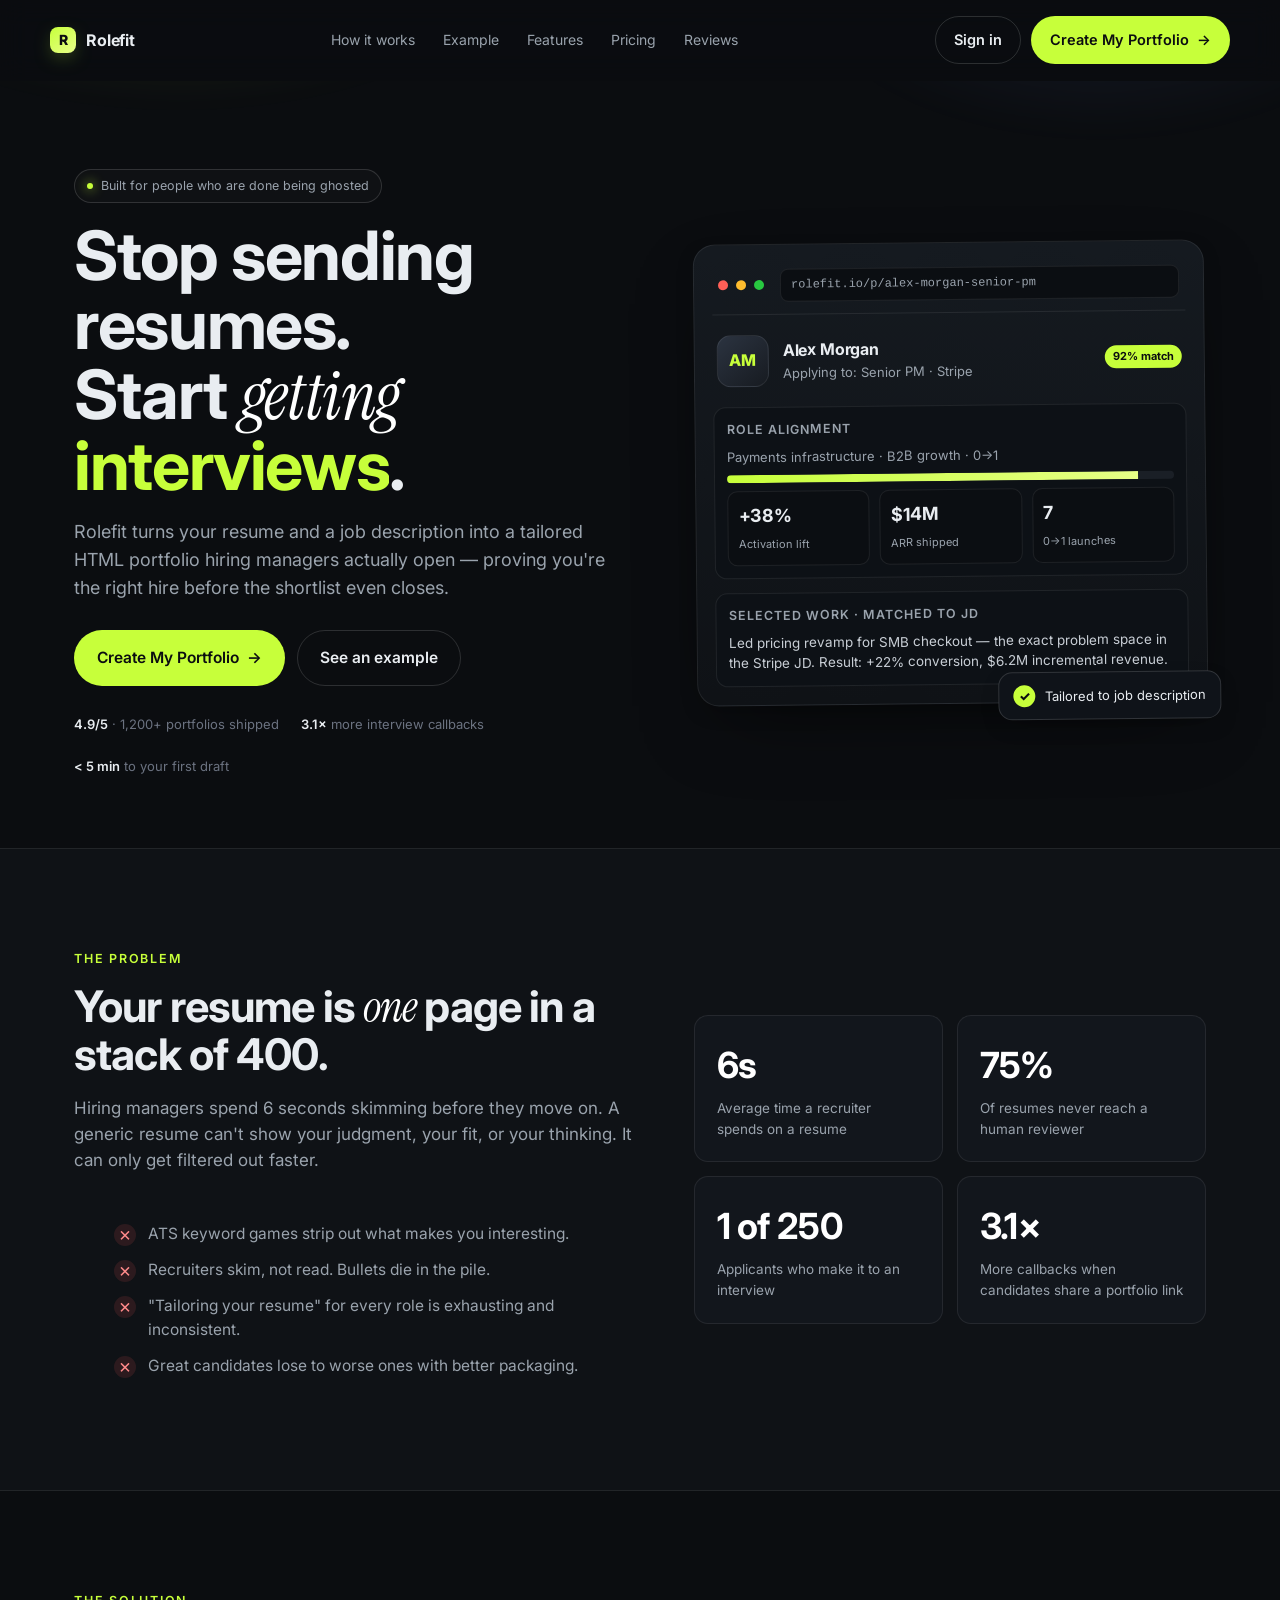
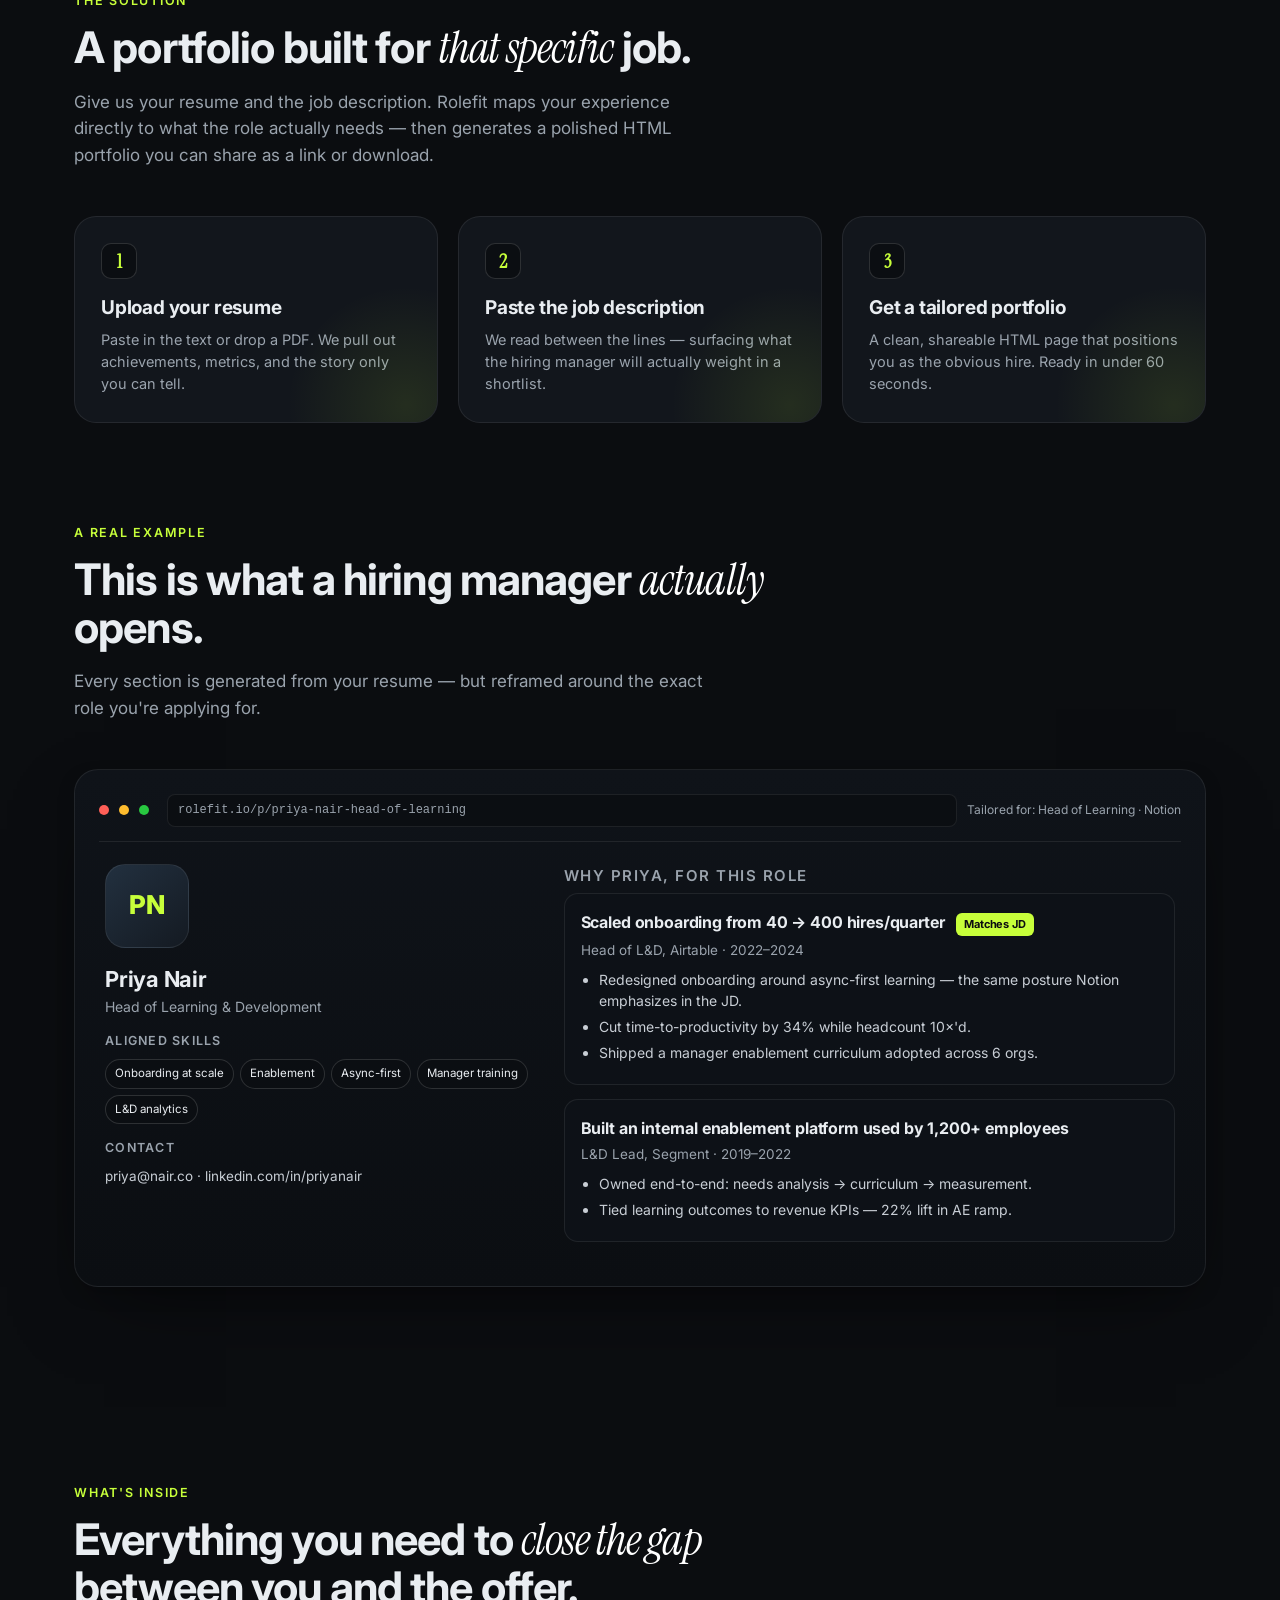
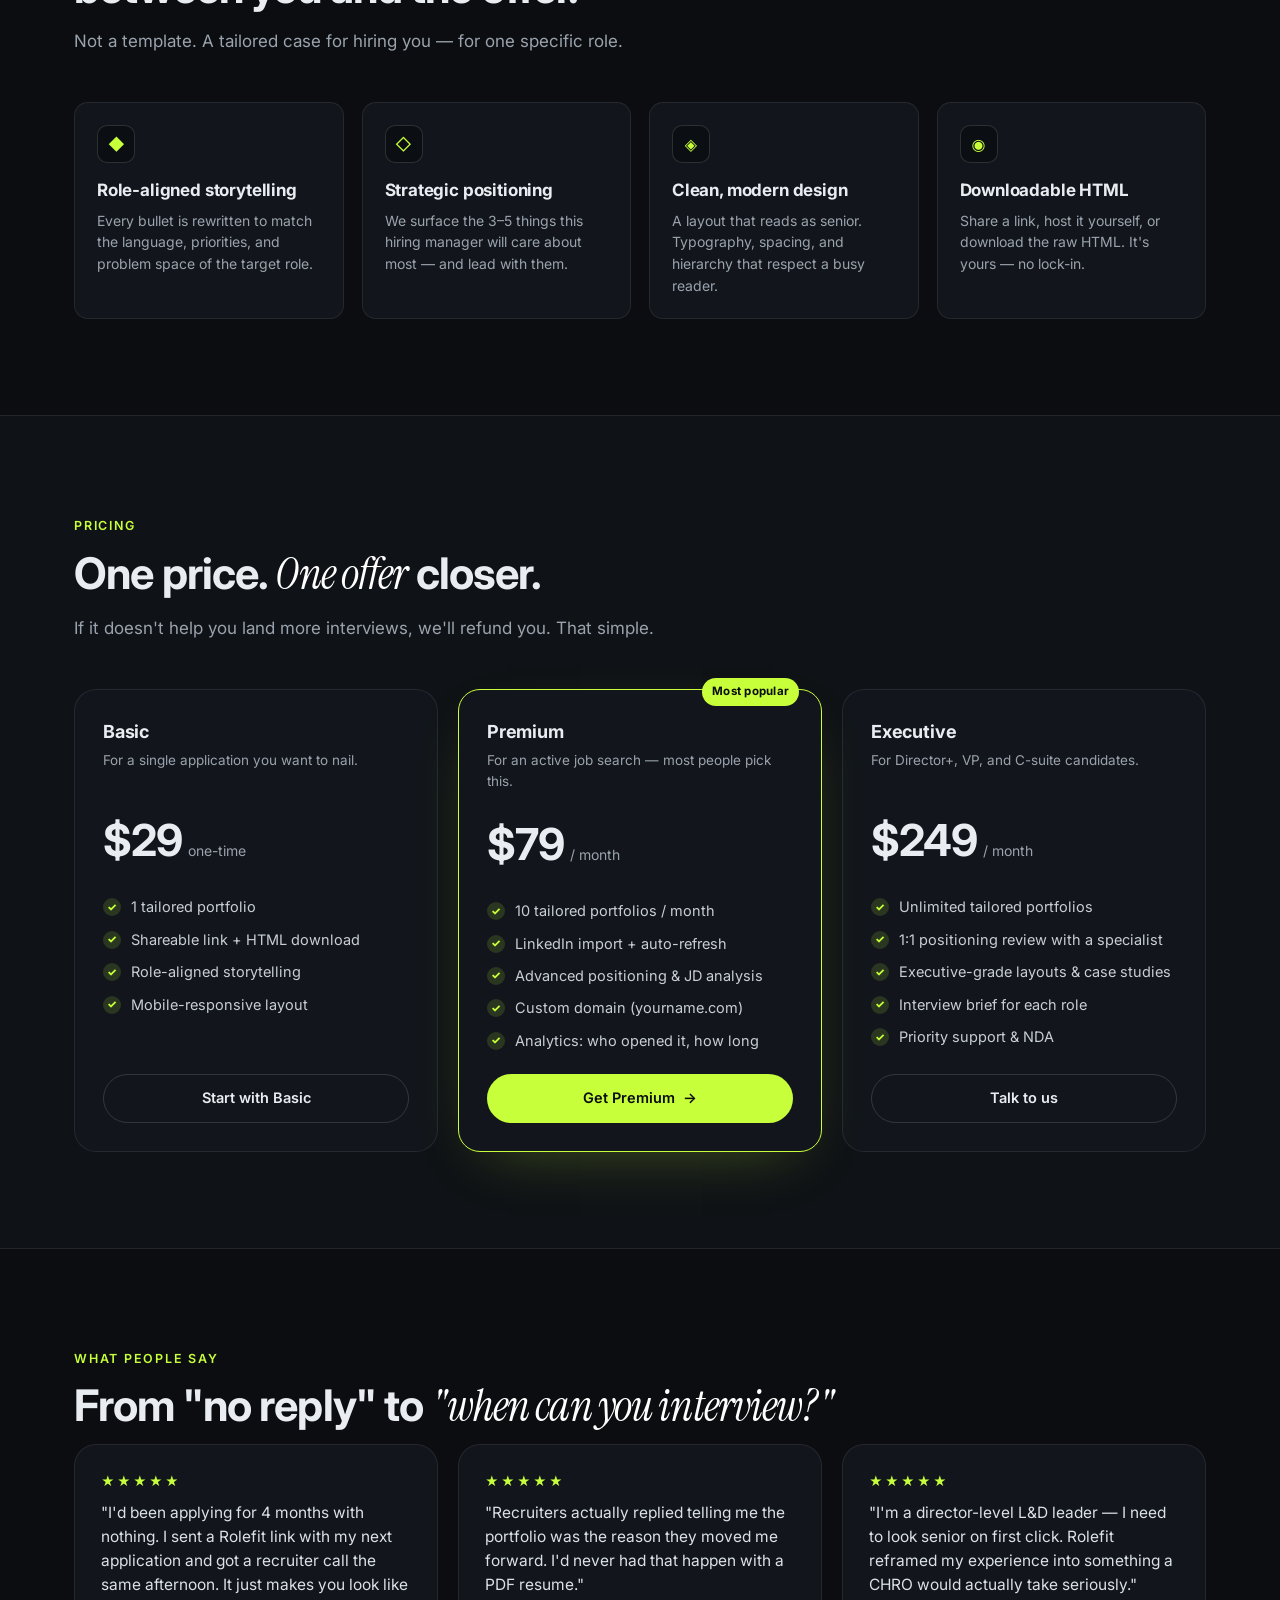
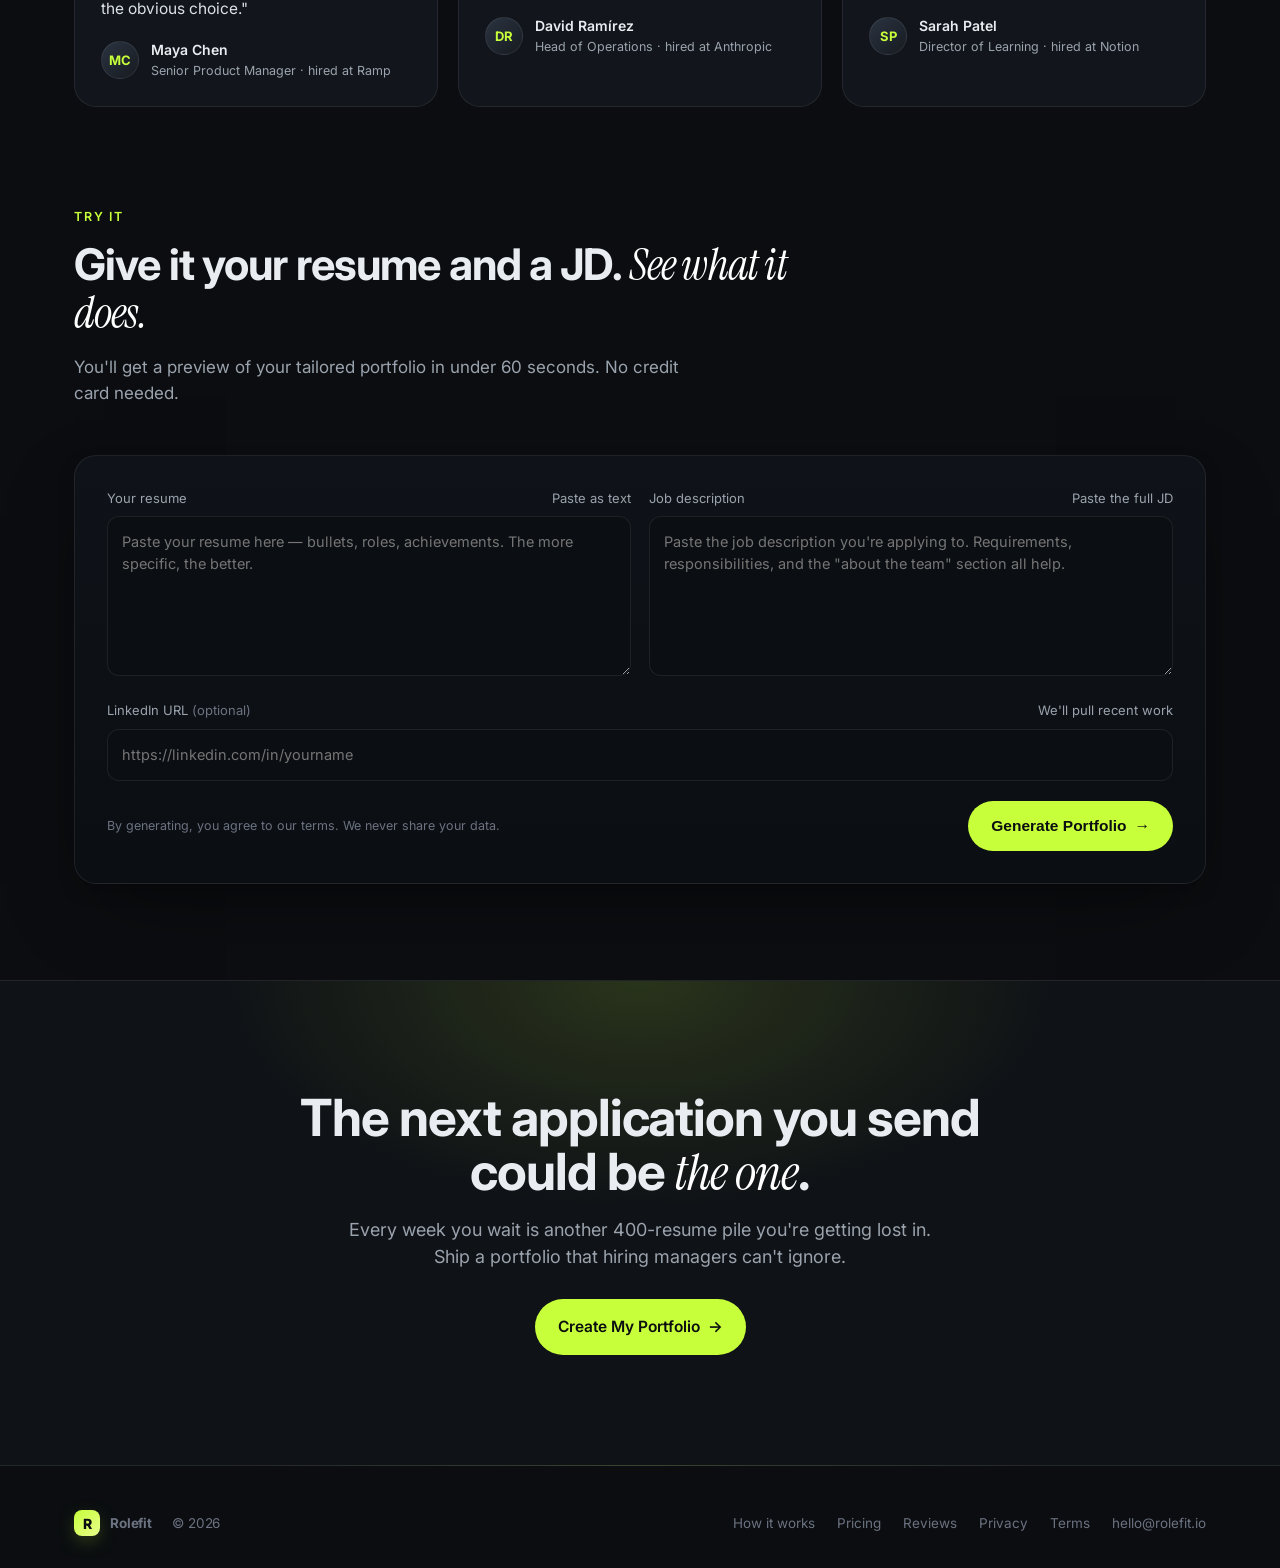
<file: index.html>
<!doctype html>
<html lang="en">
<head>
<meta charset="utf-8" />
<meta name="viewport" content="width=device-width, initial-scale=1" />
<title>Rolefit — Land the interview. Not the shortlist.</title>
<meta name="description" content="Rolefit turns your resume and a job description into a tailored HTML portfolio hiring managers actually open. Stop sending generic resumes." />
<link rel="preconnect" href="https://fonts.googleapis.com">
<link rel="preconnect" href="https://fonts.gstatic.com" crossorigin>
<link href="https://fonts.googleapis.com/css2?family=Inter:wght@400;500;600;700;800&family=Instrument+Serif&display=swap" rel="stylesheet">
<style>
  :root{
    --bg:#0b0d10;
    --bg-2:#0f1216;
    --panel:#12161c;
    --line:rgba(255,255,255,.08);
    --line-2:rgba(255,255,255,.14);
    --text:#e9edf1;
    --muted:#9aa3ad;
    --dim:#6b7280;
    --accent:#c7ff3a;
    --accent-2:#a8e01c;
    --accent-ink:#0b0d10;
    --radius:14px;
    --radius-lg:22px;
    --shadow:0 30px 80px -30px rgba(0,0,0,.55), 0 8px 24px -12px rgba(0,0,0,.5);
  }

  *{box-sizing:border-box}
  html,body{margin:0;padding:0}
  html{scroll-behavior:smooth}
  body{
    font-family:'Inter',system-ui,-apple-system,Segoe UI,Roboto,sans-serif;
    background:var(--bg);
    color:var(--text);
    -webkit-font-smoothing:antialiased;
    line-height:1.55;
    overflow-x:hidden;
  }
  a{color:inherit;text-decoration:none}
  img{max-width:100%;display:block}
  ::selection{background:var(--accent);color:var(--accent-ink)}

  .container{max-width:1180px;margin:0 auto;padding:0 24px}

  /* ---------- Nav ---------- */
  .nav{
    position:sticky;top:0;z-index:50;
    backdrop-filter:saturate(140%) blur(14px);
    -webkit-backdrop-filter:saturate(140%) blur(14px);
    background:rgba(11,13,16,.7);
    border-bottom:1px solid transparent;
    transition:border-color .2s ease, background .2s ease;
  }
  .nav.scrolled{border-color:var(--line);background:rgba(11,13,16,.85)}
  .nav-inner{display:flex;align-items:center;justify-content:space-between;padding:16px 0}
  .brand{display:flex;align-items:center;gap:10px;font-weight:700;letter-spacing:-.01em}
  .brand-mark{
    width:26px;height:26px;border-radius:8px;
    background:linear-gradient(140deg,var(--accent),#e8ff8a);
    display:grid;place-items:center;color:var(--accent-ink);font-weight:800;font-size:14px;
    box-shadow:0 6px 20px -6px rgba(199,255,58,.55);
  }
  .nav-links{display:flex;gap:28px;color:var(--muted);font-size:14px}
  .nav-links a:hover{color:var(--text)}
  .nav-cta{display:flex;gap:10px;align-items:center}

  /* ---------- Buttons ---------- */
  .btn{
    display:inline-flex;align-items:center;gap:8px;
    padding:12px 18px;border-radius:999px;font-weight:600;font-size:14.5px;
    border:1px solid transparent;transition:transform .15s ease, background .2s ease, border-color .2s ease, color .2s ease;
    cursor:pointer;white-space:nowrap;
  }
  .btn-primary{background:var(--accent);color:var(--accent-ink)}
  .btn-primary:hover{background:var(--accent-2);transform:translateY(-1px)}
  .btn-ghost{background:transparent;color:var(--text);border-color:var(--line-2)}
  .btn-ghost:hover{border-color:#fff;transform:translateY(-1px)}
  .btn-lg{padding:15px 22px;font-size:15.5px}
  .btn .arrow{transition:transform .2s ease}
  .btn:hover .arrow{transform:translateX(3px)}

  /* ---------- Hero ---------- */
  .hero{
    position:relative;
    padding:88px 0 72px;
    overflow:hidden;
  }
  .hero::before{
    content:"";position:absolute;inset:-20% -10% auto -10%;height:70%;
    background:
      radial-gradient(600px 300px at 20% 0%, rgba(199,255,58,.14), transparent 60%),
      radial-gradient(500px 260px at 80% 10%, rgba(120,150,255,.10), transparent 60%);
    filter:blur(10px);
    z-index:0;pointer-events:none;
  }
  .hero-grid{position:relative;z-index:1;display:grid;grid-template-columns:1.05fr .95fr;gap:56px;align-items:center}
  .pill{
    display:inline-flex;align-items:center;gap:8px;
    padding:6px 12px;border:1px solid var(--line-2);border-radius:999px;
    font-size:12.5px;color:var(--muted);background:rgba(255,255,255,.02);
  }
  .pill .dot{width:6px;height:6px;border-radius:50%;background:var(--accent);box-shadow:0 0 12px var(--accent)}
  h1.hero-title{
    font-size:clamp(40px, 5.6vw, 68px);
    line-height:1.02;letter-spacing:-.02em;
    margin:18px 0 18px;font-weight:700;
  }
  .hero-title em{
    font-family:'Instrument Serif',serif;font-style:italic;font-weight:400;
    color:#fff;
  }
  .hero-title .hl{
    background:linear-gradient(180deg,var(--accent) 0%, var(--accent) 100%);
    -webkit-background-clip:text;background-clip:text;color:transparent;
  }
  .hero-sub{color:var(--muted);font-size:18px;max-width:560px;margin-bottom:28px}
  .hero-ctas{display:flex;gap:12px;flex-wrap:wrap}
  .hero-trust{display:flex;gap:22px;margin-top:28px;color:var(--dim);font-size:13px;flex-wrap:wrap}
  .hero-trust b{color:var(--text);font-weight:600}

  /* Hero visual — mock portfolio card */
  .hero-card{
    position:relative;border-radius:var(--radius-lg);
    background:linear-gradient(180deg,#151a20,#0f1216);
    border:1px solid var(--line);box-shadow:var(--shadow);
    padding:18px;
    transform:rotate(-.6deg);
  }
  .hero-card:hover{transform:rotate(0);transition:transform .5s ease}
  .browser{display:flex;align-items:center;gap:8px;padding:6px 6px 12px;border-bottom:1px solid var(--line);margin-bottom:14px}
  .browser .d{width:10px;height:10px;border-radius:50%;background:#2a2f36}
  .browser .d.r{background:#ff5f57}.browser .d.y{background:#febc2e}.browser .d.g{background:#28c840}
  .url{
    margin-left:8px;flex:1;font-size:12px;color:var(--muted);
    background:#0b0e12;border:1px solid var(--line);border-radius:8px;padding:6px 10px;
    font-family:ui-monospace,SFMono-Regular,Menlo,monospace;
  }
  .mock-h{display:flex;gap:14px;align-items:center;padding:6px 4px}
  .avatar{
    width:52px;height:52px;border-radius:14px;
    background:linear-gradient(140deg,#2b3340,#171b21);
    border:1px solid var(--line);display:grid;place-items:center;color:var(--accent);font-weight:800;
  }
  .mock-name{font-weight:700;letter-spacing:-.01em}
  .mock-role{color:var(--muted);font-size:13px}
  .mock-tag{
    display:inline-block;font-size:11px;color:var(--accent-ink);background:var(--accent);
    padding:3px 8px;border-radius:999px;font-weight:700;margin-left:auto;
  }
  .mock-section{margin-top:14px;padding:12px;border:1px solid var(--line);border-radius:12px;background:#0d1116}
  .mock-section h4{margin:0 0 8px;font-size:12.5px;color:var(--muted);text-transform:uppercase;letter-spacing:.08em;font-weight:600}
  .bar{height:8px;border-radius:6px;background:#1a1f26;overflow:hidden;margin:8px 0}
  .bar > i{display:block;height:100%;background:linear-gradient(90deg,var(--accent),#e6ff86)}
  .kpis{display:grid;grid-template-columns:repeat(3,1fr);gap:10px;margin-top:6px}
  .kpi{background:#0b0e12;border:1px solid var(--line);border-radius:10px;padding:10px}
  .kpi b{display:block;font-size:18px;letter-spacing:-.01em}
  .kpi span{font-size:11px;color:var(--muted)}
  .floating{
    position:absolute;right:-14px;bottom:-18px;
    background:#0f1319;border:1px solid var(--line-2);border-radius:14px;padding:12px 14px;
    box-shadow:var(--shadow);display:flex;align-items:center;gap:10px;font-size:13px;
  }
  .floating .check{
    width:22px;height:22px;border-radius:50%;background:var(--accent);color:var(--accent-ink);
    display:grid;place-items:center;font-weight:800;
  }

  /* ---------- Section base ---------- */
  section{padding:96px 0;position:relative}
  .eyebrow{
    display:inline-block;color:var(--accent);font-size:12.5px;font-weight:600;
    letter-spacing:.14em;text-transform:uppercase;margin-bottom:14px;
  }
  h2.section-title{
    font-size:clamp(30px,3.4vw,44px);line-height:1.08;letter-spacing:-.02em;
    margin:0 0 14px;font-weight:700;max-width:760px;
  }
  h2 em{font-family:'Instrument Serif',serif;font-style:italic;font-weight:400;color:#fff}
  .section-sub{color:var(--muted);font-size:17px;max-width:640px;margin-bottom:48px}
  .center{text-align:center;margin-left:auto;margin-right:auto}

  /* ---------- Problem ---------- */
  .problem{background:var(--bg-2);border-top:1px solid var(--line);border-bottom:1px solid var(--line)}
  .problem-grid{display:grid;grid-template-columns:1.1fr 1fr;gap:56px;align-items:center}
  .stat-cards{display:grid;grid-template-columns:1fr 1fr;gap:14px}
  .stat{
    background:var(--panel);border:1px solid var(--line);border-radius:var(--radius);
    padding:22px;transition:transform .2s ease, border-color .2s ease;
  }
  .stat:hover{transform:translateY(-3px);border-color:var(--line-2)}
  .stat .big{font-size:36px;font-weight:700;letter-spacing:-.02em;color:#fff}
  .stat .lbl{color:var(--muted);font-size:13.5px;margin-top:4px}
  .problem-list{margin-top:26px;display:grid;gap:12px}
  .problem-list li{list-style:none;display:flex;gap:12px;color:var(--muted);font-size:15.5px}
  .problem-list .x{
    flex:0 0 auto;width:22px;height:22px;border-radius:50%;
    background:rgba(255,90,90,.12);color:#ff8a8a;display:grid;place-items:center;font-weight:700;
    margin-top:2px;
  }

  /* ---------- Solution / How it works ---------- */
  .steps{display:grid;grid-template-columns:repeat(3,1fr);gap:20px}
  .step{
    position:relative;background:var(--panel);border:1px solid var(--line);
    border-radius:var(--radius-lg);padding:26px;transition:transform .2s ease, border-color .2s ease;
    overflow:hidden;
  }
  .step:hover{transform:translateY(-4px);border-color:var(--line-2)}
  .step-num{
    width:36px;height:36px;border-radius:10px;background:#0b0e12;border:1px solid var(--line-2);
    display:grid;place-items:center;font-weight:700;color:var(--accent);margin-bottom:14px;
    font-family:'Instrument Serif',serif;font-size:20px;
  }
  .step h3{margin:0 0 6px;font-size:19px;letter-spacing:-.01em}
  .step p{margin:0;color:var(--muted);font-size:14.5px}
  .step::after{
    content:"";position:absolute;inset:auto -30% -60% auto;width:280px;height:280px;border-radius:50%;
    background:radial-gradient(circle,rgba(199,255,58,.10),transparent 60%);
  }

  /* ---------- Example preview ---------- */
  .preview-wrap{
    background:linear-gradient(180deg,#0f1319,#0b0e12);
    border:1px solid var(--line);border-radius:24px;padding:24px;
    box-shadow:var(--shadow);
  }
  .preview-top{display:flex;align-items:center;gap:10px;padding-bottom:14px;border-bottom:1px solid var(--line)}
  .preview-body{display:grid;grid-template-columns:1fr 1.4fr;gap:22px;padding:22px 6px 6px}
  .pp-side{display:flex;flex-direction:column;gap:14px}
  .pp-avatar{
    width:84px;height:84px;border-radius:20px;
    background:linear-gradient(140deg,#22303f,#141a22);border:1px solid var(--line);
    display:grid;place-items:center;color:var(--accent);font-weight:800;font-size:26px;
  }
  .pp-name{font-size:22px;font-weight:700;letter-spacing:-.01em}
  .pp-role{color:var(--muted);font-size:14px}
  .pp-chips{display:flex;flex-wrap:wrap;gap:6px;margin-top:6px}
  .chip{
    font-size:11.5px;color:var(--text);background:#0b0e12;border:1px solid var(--line-2);
    padding:5px 9px;border-radius:999px;
  }
  .pp-main h3{margin:0 0 6px;font-size:15px;color:var(--muted);text-transform:uppercase;letter-spacing:.1em;font-weight:600}
  .pp-block{
    background:#0d1117;border:1px solid var(--line);border-radius:14px;padding:16px;margin-bottom:14px;
  }
  .pp-block h4{margin:0 0 4px;font-size:16px;letter-spacing:-.01em}
  .pp-block .sub{color:var(--muted);font-size:13.5px;margin-bottom:8px}
  .pp-block ul{margin:0;padding-left:18px;color:#c8ced5;font-size:14px}
  .pp-block li{margin:4px 0}
  .aligned{
    display:inline-flex;gap:6px;align-items:center;color:var(--accent-ink);
    background:var(--accent);padding:3px 8px;border-radius:6px;font-size:11px;font-weight:700;
    margin-left:8px;
  }

  /* ---------- Features ---------- */
  .features{display:grid;grid-template-columns:repeat(4,1fr);gap:18px}
  .feature{
    background:var(--panel);border:1px solid var(--line);border-radius:var(--radius);
    padding:22px;transition:transform .2s ease, border-color .2s ease;
  }
  .feature:hover{transform:translateY(-3px);border-color:var(--line-2)}
  .feature .icon{
    width:38px;height:38px;border-radius:10px;background:#0b0e12;border:1px solid var(--line-2);
    display:grid;place-items:center;margin-bottom:14px;color:var(--accent);
  }
  .feature h3{margin:0 0 6px;font-size:17px;letter-spacing:-.01em}
  .feature p{margin:0;color:var(--muted);font-size:14px}

  /* ---------- Pricing ---------- */
  .pricing{background:var(--bg-2);border-top:1px solid var(--line);border-bottom:1px solid var(--line)}
  .tiers{display:grid;grid-template-columns:repeat(3,1fr);gap:20px;align-items:stretch}
  .tier{
    background:var(--panel);border:1px solid var(--line);border-radius:var(--radius-lg);
    padding:28px;display:flex;flex-direction:column;transition:transform .2s ease, border-color .2s ease;
  }
  .tier:hover{transform:translateY(-4px);border-color:var(--line-2)}
  .tier.featured{border-color:var(--accent);box-shadow:0 20px 60px -30px rgba(199,255,58,.35);position:relative}
  .tier.featured::before{
    content:"Most popular";position:absolute;top:-12px;right:22px;
    background:var(--accent);color:var(--accent-ink);font-size:11.5px;font-weight:700;
    padding:5px 10px;border-radius:999px;letter-spacing:.02em;
  }
  .tier h3{margin:0 0 4px;font-size:18px;letter-spacing:-.01em}
  .tier .desc{color:var(--muted);font-size:13.5px;min-height:38px}
  .price{display:flex;align-items:baseline;gap:6px;margin:18px 0 6px}
  .price .amt{font-size:44px;font-weight:700;letter-spacing:-.02em}
  .price .per{color:var(--muted);font-size:14px}
  .tier ul{list-style:none;margin:16px 0 22px;padding:0;display:grid;gap:10px;color:#c8ced5;font-size:14.5px}
  .tier ul li{display:flex;gap:10px}
  .tick{
    width:18px;height:18px;border-radius:50%;background:rgba(199,255,58,.14);
    color:var(--accent);display:grid;place-items:center;font-size:11px;font-weight:800;flex:0 0 auto;margin-top:2px;
  }
  .tier .btn{width:100%;justify-content:center;margin-top:auto}

  /* ---------- Testimonials ---------- */
  .quotes{display:grid;grid-template-columns:repeat(3,1fr);gap:20px}
  .quote{
    background:var(--panel);border:1px solid var(--line);border-radius:var(--radius-lg);
    padding:26px;transition:transform .2s ease, border-color .2s ease;
  }
  .quote:hover{transform:translateY(-3px);border-color:var(--line-2)}
  .stars{color:var(--accent);letter-spacing:2px;margin-bottom:10px;font-size:13px}
  .quote p{margin:0 0 18px;color:#dbe1e8;font-size:15.5px;line-height:1.55}
  .who{display:flex;align-items:center;gap:12px}
  .who .a{
    width:38px;height:38px;border-radius:50%;background:linear-gradient(140deg,#2a3340,#171b21);
    border:1px solid var(--line);color:var(--accent);display:grid;place-items:center;font-weight:700;font-size:13px;
  }
  .who .n{font-weight:600;font-size:14px}
  .who .r{color:var(--muted);font-size:12.5px}

  /* ---------- Generator form ---------- */
  .generator{
    background:linear-gradient(180deg,#0f1319,#0b0e12);
    border:1px solid var(--line);border-radius:var(--radius-lg);
    padding:32px;box-shadow:var(--shadow);
  }
  .gen-grid{display:grid;grid-template-columns:1fr 1fr;gap:18px}
  label.field{display:block}
  label.field .lbl{display:flex;justify-content:space-between;align-items:center;font-size:13px;color:var(--muted);margin-bottom:8px}
  input[type=text], textarea{
    width:100%;background:#0b0e12;border:1px solid var(--line);border-radius:12px;
    color:var(--text);padding:14px 14px;font:inherit;font-size:14.5px;
    transition:border-color .2s ease, box-shadow .2s ease;
    resize:vertical;
  }
  input[type=text]:focus, textarea:focus{
    outline:none;border-color:var(--accent);
    box-shadow:0 0 0 4px rgba(199,255,58,.15);
  }
  textarea{min-height:160px}
  .gen-submit{display:flex;align-items:center;justify-content:space-between;gap:16px;margin-top:20px;flex-wrap:wrap}
  .gen-note{color:var(--dim);font-size:12.5px}
  .gen-status{
    margin-top:14px;padding:14px 16px;border-radius:12px;background:rgba(199,255,58,.08);
    border:1px solid rgba(199,255,58,.25);color:#dff29a;font-size:14px;display:none;
  }
  .gen-status.show{display:block;animation:fadeIn .3s ease}
  @keyframes fadeIn{from{opacity:0;transform:translateY(4px)}to{opacity:1;transform:none}}

  /* ---------- Final CTA ---------- */
  .final{
    position:relative;overflow:hidden;
    background:radial-gradient(700px 380px at 50% 0%, rgba(199,255,58,.14), transparent 60%), var(--bg-2);
    border-top:1px solid var(--line);border-bottom:1px solid var(--line);
    text-align:center;padding:110px 0;
  }
  .final h2{font-size:clamp(34px,4vw,54px);letter-spacing:-.02em;line-height:1.05;margin:0 0 16px}
  .final p{color:var(--muted);font-size:18px;max-width:620px;margin:0 auto 28px}
  .final .btn{margin:0 auto}

  /* ---------- Footer ---------- */
  footer{padding:44px 0 32px;color:var(--dim);font-size:13.5px}
  .foot{display:flex;justify-content:space-between;align-items:center;gap:20px;flex-wrap:wrap}
  .foot-links{display:flex;gap:22px}
  .foot-links a:hover{color:var(--text)}

  /* ---------- Reveal on scroll ---------- */
  .reveal{opacity:0;transform:translateY(14px);transition:opacity .6s ease, transform .6s ease}
  .reveal.in{opacity:1;transform:none}

  /* ---------- Responsive ---------- */
  @media (max-width: 960px){
    .hero{padding:64px 0 40px}
    .hero-grid{grid-template-columns:1fr;gap:40px}
    .problem-grid{grid-template-columns:1fr;gap:30px}
    .steps{grid-template-columns:1fr}
    .preview-body{grid-template-columns:1fr}
    .features{grid-template-columns:1fr 1fr}
    .tiers{grid-template-columns:1fr}
    .quotes{grid-template-columns:1fr}
    .gen-grid{grid-template-columns:1fr}
    section{padding:72px 0}
    .nav-links{display:none}
  }
  @media (max-width: 520px){
    .features{grid-template-columns:1fr}
    .stat-cards{grid-template-columns:1fr}
    .nav-cta .btn-ghost{display:none}
  }
</style>
</head>
<body>

<!-- NAV -->
<header class="nav" id="nav">
  <div class="container nav-inner">
    <a href="#" class="brand">
      <span class="brand-mark">R</span>
      <span>Rolefit</span>
    </a>
    <nav class="nav-links">
      <a href="#how">How it works</a>
      <a href="#preview">Example</a>
      <a href="#features">Features</a>
      <a href="#pricing">Pricing</a>
      <a href="#testimonials">Reviews</a>
    </nav>
    <div class="nav-cta">
      <a class="btn btn-ghost" href="#generator">Sign in</a>
      <a class="btn btn-primary" href="#generator">Create My Portfolio <span class="arrow">→</span></a>
    </div>
  </div>
</header>

<!-- HERO -->
<section class="hero">
  <div class="container hero-grid">
    <div>
      <span class="pill"><span class="dot"></span> Built for people who are done being ghosted</span>
      <h1 class="hero-title">
        Stop sending resumes.<br/>
        Start <em>getting</em> <span class="hl">interviews</span>.
      </h1>
      <p class="hero-sub">
        Rolefit turns your resume and a job description into a tailored HTML portfolio hiring managers actually open — proving you're the right hire before the shortlist even closes.
      </p>
      <div class="hero-ctas">
        <a class="btn btn-primary btn-lg" href="#generator">Create My Portfolio <span class="arrow">→</span></a>
        <a class="btn btn-ghost btn-lg" href="#preview">See an example</a>
      </div>
      <div class="hero-trust">
        <div><b>4.9/5</b> · 1,200+ portfolios shipped</div>
        <div><b>3.1×</b> more interview callbacks</div>
        <div><b>&lt; 5 min</b> to your first draft</div>
      </div>
    </div>

    <!-- Hero visual -->
    <div class="hero-card" aria-hidden="true">
      <div class="browser">
        <span class="d r"></span><span class="d y"></span><span class="d g"></span>
        <span class="url">rolefit.io/p/alex-morgan-senior-pm</span>
      </div>

      <div class="mock-h">
        <div class="avatar">AM</div>
        <div>
          <div class="mock-name">Alex Morgan</div>
          <div class="mock-role">Applying to: Senior PM · Stripe</div>
        </div>
        <span class="mock-tag">92% match</span>
      </div>

      <div class="mock-section">
        <h4>Role alignment</h4>
        <div style="font-size:13px;color:var(--muted)">Payments infrastructure · B2B growth · 0→1</div>
        <div class="bar"><i style="width:92%"></i></div>
        <div class="kpis">
          <div class="kpi"><b>+38%</b><span>Activation lift</span></div>
          <div class="kpi"><b>$14M</b><span>ARR shipped</span></div>
          <div class="kpi"><b>7</b><span>0→1 launches</span></div>
        </div>
      </div>

      <div class="mock-section">
        <h4>Selected work · matched to JD</h4>
        <div style="font-size:13.5px;line-height:1.5;color:#c8ced5">
          Led pricing revamp for SMB checkout — the exact problem space in the Stripe JD. Result: +22% conversion, $6.2M incremental revenue.
        </div>
      </div>

      <div class="floating"><span class="check">✓</span> Tailored to job description</div>
    </div>
  </div>
</section>

<!-- PROBLEM -->
<section class="problem" id="problem">
  <div class="container problem-grid reveal">
    <div>
      <span class="eyebrow">The problem</span>
      <h2 class="section-title">Your resume is <em>one</em> page in a stack of 400.</h2>
      <p class="section-sub">
        Hiring managers spend 6 seconds skimming before they move on. A generic resume can't show your judgment, your fit, or your thinking. It can only get filtered out faster.
      </p>
      <ul class="problem-list">
        <li><span class="x">✕</span> ATS keyword games strip out what makes you interesting.</li>
        <li><span class="x">✕</span> Recruiters skim, not read. Bullets die in the pile.</li>
        <li><span class="x">✕</span> "Tailoring your resume" for every role is exhausting and inconsistent.</li>
        <li><span class="x">✕</span> Great candidates lose to worse ones with better packaging.</li>
      </ul>
    </div>
    <div class="stat-cards">
      <div class="stat"><div class="big">6s</div><div class="lbl">Average time a recruiter spends on a resume</div></div>
      <div class="stat"><div class="big">75%</div><div class="lbl">Of resumes never reach a human reviewer</div></div>
      <div class="stat"><div class="big">1 of 250</div><div class="lbl">Applicants who make it to an interview</div></div>
      <div class="stat"><div class="big">3.1×</div><div class="lbl">More callbacks when candidates share a portfolio link</div></div>
    </div>
  </div>
</section>

<!-- SOLUTION / HOW IT WORKS -->
<section id="how">
  <div class="container">
    <div class="reveal">
      <span class="eyebrow">The solution</span>
      <h2 class="section-title">A portfolio built for <em>that specific</em> job.</h2>
      <p class="section-sub">
        Give us your resume and the job description. Rolefit maps your experience directly to what the role actually needs — then generates a polished HTML portfolio you can share as a link or download.
      </p>
    </div>

    <div class="steps reveal">
      <div class="step">
        <div class="step-num">1</div>
        <h3>Upload your resume</h3>
        <p>Paste in the text or drop a PDF. We pull out achievements, metrics, and the story only you can tell.</p>
      </div>
      <div class="step">
        <div class="step-num">2</div>
        <h3>Paste the job description</h3>
        <p>We read between the lines — surfacing what the hiring manager will actually weight in a shortlist.</p>
      </div>
      <div class="step">
        <div class="step-num">3</div>
        <h3>Get a tailored portfolio</h3>
        <p>A clean, shareable HTML page that positions you as the obvious hire. Ready in under 60 seconds.</p>
      </div>
    </div>
  </div>
</section>

<!-- EXAMPLE PREVIEW -->
<section id="preview" style="padding-top:0">
  <div class="container">
    <div class="reveal">
      <span class="eyebrow">A real example</span>
      <h2 class="section-title">This is what a hiring manager <em>actually</em> opens.</h2>
      <p class="section-sub">Every section is generated from your resume — but reframed around the exact role you're applying for.</p>
    </div>

    <div class="preview-wrap reveal">
      <div class="preview-top">
        <span class="d r" style="width:10px;height:10px;border-radius:50%;background:#ff5f57"></span>
        <span class="d y" style="width:10px;height:10px;border-radius:50%;background:#febc2e"></span>
        <span class="d g" style="width:10px;height:10px;border-radius:50%;background:#28c840"></span>
        <span class="url" style="margin-left:8px">rolefit.io/p/priya-nair-head-of-learning</span>
        <span style="margin-left:auto;font-size:12px;color:var(--muted)">Tailored for: Head of Learning · Notion</span>
      </div>

      <div class="preview-body">
        <div class="pp-side">
          <div class="pp-avatar">PN</div>
          <div>
            <div class="pp-name">Priya Nair</div>
            <div class="pp-role">Head of Learning &amp; Development</div>
          </div>
          <div>
            <h3 style="margin:0 0 8px;font-size:12.5px;color:var(--muted);text-transform:uppercase;letter-spacing:.1em;font-weight:600">Aligned skills</h3>
            <div class="pp-chips">
              <span class="chip">Onboarding at scale</span>
              <span class="chip">Enablement</span>
              <span class="chip">Async-first</span>
              <span class="chip">Manager training</span>
              <span class="chip">L&amp;D analytics</span>
            </div>
          </div>
          <div>
            <h3 style="margin:0 0 8px;font-size:12.5px;color:var(--muted);text-transform:uppercase;letter-spacing:.1em;font-weight:600">Contact</h3>
            <div style="font-size:13.5px;color:#c8ced5">priya@nair.co · linkedin.com/in/priyanair</div>
          </div>
        </div>

        <div class="pp-main">
          <h3>Why Priya, for this role</h3>
          <div class="pp-block">
            <h4>Scaled onboarding from 40 → 400 hires/quarter <span class="aligned">Matches JD</span></h4>
            <div class="sub">Head of L&amp;D, Airtable · 2022–2024</div>
            <ul>
              <li>Redesigned onboarding around async-first learning — the same posture Notion emphasizes in the JD.</li>
              <li>Cut time-to-productivity by 34% while headcount 10×'d.</li>
              <li>Shipped a manager enablement curriculum adopted across 6 orgs.</li>
            </ul>
          </div>
          <div class="pp-block">
            <h4>Built an internal enablement platform used by 1,200+ employees</h4>
            <div class="sub">L&amp;D Lead, Segment · 2019–2022</div>
            <ul>
              <li>Owned end-to-end: needs analysis → curriculum → measurement.</li>
              <li>Tied learning outcomes to revenue KPIs — 22% lift in AE ramp.</li>
            </ul>
          </div>
        </div>
      </div>
    </div>
  </div>
</section>

<!-- FEATURES -->
<section id="features">
  <div class="container">
    <div class="reveal">
      <span class="eyebrow">What's inside</span>
      <h2 class="section-title">Everything you need to <em>close the gap</em> between you and the offer.</h2>
      <p class="section-sub">Not a template. A tailored case for hiring you — for one specific role.</p>
    </div>

    <div class="features reveal">
      <div class="feature">
        <div class="icon">◆</div>
        <h3>Role-aligned storytelling</h3>
        <p>Every bullet is rewritten to match the language, priorities, and problem space of the target role.</p>
      </div>
      <div class="feature">
        <div class="icon">◇</div>
        <h3>Strategic positioning</h3>
        <p>We surface the 3–5 things this hiring manager will care about most — and lead with them.</p>
      </div>
      <div class="feature">
        <div class="icon">◈</div>
        <h3>Clean, modern design</h3>
        <p>A layout that reads as senior. Typography, spacing, and hierarchy that respect a busy reader.</p>
      </div>
      <div class="feature">
        <div class="icon">◉</div>
        <h3>Downloadable HTML</h3>
        <p>Share a link, host it yourself, or download the raw HTML. It's yours — no lock-in.</p>
      </div>
    </div>
  </div>
</section>

<!-- PRICING -->
<section class="pricing" id="pricing">
  <div class="container">
    <div class="reveal">
      <span class="eyebrow">Pricing</span>
      <h2 class="section-title">One price. <em>One offer</em> closer.</h2>
      <p class="section-sub">If it doesn't help you land more interviews, we'll refund you. That simple.</p>
    </div>

    <div class="tiers reveal">
      <!-- Basic -->
      <div class="tier">
        <h3>Basic</h3>
        <div class="desc">For a single application you want to nail.</div>
        <div class="price"><span class="amt">$29</span><span class="per">one-time</span></div>
        <ul>
          <li><span class="tick">✓</span> 1 tailored portfolio</li>
          <li><span class="tick">✓</span> Shareable link + HTML download</li>
          <li><span class="tick">✓</span> Role-aligned storytelling</li>
          <li><span class="tick">✓</span> Mobile-responsive layout</li>
        </ul>
        <a class="btn btn-ghost" href="#generator">Start with Basic</a>
      </div>

      <!-- Premium -->
      <div class="tier featured">
        <h3>Premium</h3>
        <div class="desc">For an active job search — most people pick this.</div>
        <div class="price"><span class="amt">$79</span><span class="per">/ month</span></div>
        <ul>
          <li><span class="tick">✓</span> 10 tailored portfolios / month</li>
          <li><span class="tick">✓</span> LinkedIn import + auto-refresh</li>
          <li><span class="tick">✓</span> Advanced positioning &amp; JD analysis</li>
          <li><span class="tick">✓</span> Custom domain (yourname.com)</li>
          <li><span class="tick">✓</span> Analytics: who opened it, how long</li>
        </ul>
        <a class="btn btn-primary" href="#generator">Get Premium <span class="arrow">→</span></a>
      </div>

      <!-- Executive -->
      <div class="tier">
        <h3>Executive</h3>
        <div class="desc">For Director+, VP, and C-suite candidates.</div>
        <div class="price"><span class="amt">$249</span><span class="per">/ month</span></div>
        <ul>
          <li><span class="tick">✓</span> Unlimited tailored portfolios</li>
          <li><span class="tick">✓</span> 1:1 positioning review with a specialist</li>
          <li><span class="tick">✓</span> Executive-grade layouts &amp; case studies</li>
          <li><span class="tick">✓</span> Interview brief for each role</li>
          <li><span class="tick">✓</span> Priority support &amp; NDA</li>
        </ul>
        <a class="btn btn-ghost" href="#generator">Talk to us</a>
      </div>
    </div>
  </div>
</section>

<!-- TESTIMONIALS -->
<section id="testimonials">
  <div class="container">
    <div class="reveal">
      <span class="eyebrow">What people say</span>
      <h2 class="section-title">From "no reply" to <em>"when can you interview?"</em></h2>
    </div>

    <div class="quotes reveal">
      <div class="quote">
        <div class="stars">★★★★★</div>
        <p>"I'd been applying for 4 months with nothing. I sent a Rolefit link with my next application and got a recruiter call the same afternoon. It just makes you look like the obvious choice."</p>
        <div class="who"><div class="a">MC</div><div><div class="n">Maya Chen</div><div class="r">Senior Product Manager · hired at Ramp</div></div></div>
      </div>
      <div class="quote">
        <div class="stars">★★★★★</div>
        <p>"Recruiters actually replied telling me the portfolio was the reason they moved me forward. I'd never had that happen with a PDF resume."</p>
        <div class="who"><div class="a">DR</div><div><div class="n">David Ramírez</div><div class="r">Head of Operations · hired at Anthropic</div></div></div>
      </div>
      <div class="quote">
        <div class="stars">★★★★★</div>
        <p>"I'm a director-level L&amp;D leader — I need to look senior on first click. Rolefit reframed my experience into something a CHRO would actually take seriously."</p>
        <div class="who"><div class="a">SP</div><div><div class="n">Sarah Patel</div><div class="r">Director of Learning · hired at Notion</div></div></div>
      </div>
    </div>
  </div>
</section>

<!-- GENERATOR FORM -->
<section id="generator" style="padding-top:0">
  <div class="container">
    <div class="reveal">
      <span class="eyebrow">Try it</span>
      <h2 class="section-title">Give it your resume and a JD. <em>See what it does.</em></h2>
      <p class="section-sub">You'll get a preview of your tailored portfolio in under 60 seconds. No credit card needed.</p>
    </div>

    <form class="generator reveal" id="genForm" novalidate>
      <div class="gen-grid">
        <label class="field">
          <div class="lbl"><span>Your resume</span><span>Paste as text</span></div>
          <textarea id="resume" placeholder="Paste your resume here — bullets, roles, achievements. The more specific, the better." required></textarea>
        </label>
        <label class="field">
          <div class="lbl"><span>Job description</span><span>Paste the full JD</span></div>
          <textarea id="jd" placeholder="Paste the job description you're applying to. Requirements, responsibilities, and the &quot;about the team&quot; section all help." required></textarea>
        </label>
      </div>

      <div style="margin-top:18px">
        <label class="field">
          <div class="lbl"><span>LinkedIn URL <span style="color:var(--dim)">(optional)</span></span><span>We'll pull recent work</span></div>
          <input id="linkedin" type="text" placeholder="https://linkedin.com/in/yourname" />
        </label>
      </div>

      <div class="gen-submit">
        <div class="gen-note">By generating, you agree to our terms. We never share your data.</div>
        <button type="submit" class="btn btn-primary btn-lg">Generate Portfolio <span class="arrow">→</span></button>
      </div>

      <div class="gen-status" id="genStatus">
        Working on it — analyzing your resume against the JD and drafting your tailored portfolio…
      </div>
    </form>
  </div>
</section>

<!-- FINAL CTA -->
<section class="final">
  <div class="container">
    <h2>The next application you send<br/>could be <em>the one</em>.</h2>
    <p>Every week you wait is another 400-resume pile you're getting lost in. Ship a portfolio that hiring managers can't ignore.</p>
    <a class="btn btn-primary btn-lg" href="#generator">Create My Portfolio <span class="arrow">→</span></a>
  </div>
</section>

<!-- FOOTER -->
<footer>
  <div class="container foot">
    <div class="brand">
      <span class="brand-mark">R</span>
      <span>Rolefit</span>
      <span style="color:var(--dim);font-weight:400;margin-left:10px">© 2026</span>
    </div>
    <div class="foot-links">
      <a href="#how">How it works</a>
      <a href="#pricing">Pricing</a>
      <a href="#testimonials">Reviews</a>
      <a href="#">Privacy</a>
      <a href="#">Terms</a>
      <a href="mailto:hello@rolefit.io">hello@rolefit.io</a>
    </div>
  </div>
</footer>

<script>
  // Sticky nav border on scroll
  const nav = document.getElementById('nav');
  const onScroll = () => nav.classList.toggle('scrolled', window.scrollY > 8);
  document.addEventListener('scroll', onScroll, { passive: true });
  onScroll();

  // Reveal on scroll
  const io = new IntersectionObserver((entries) => {
    entries.forEach(e => {
      if (e.isIntersecting) {
        e.target.classList.add('in');
        io.unobserve(e.target);
      }
    });
  }, { threshold: 0.12 });
  document.querySelectorAll('.reveal').forEach(el => io.observe(el));

  // Generator form – simulated flow
  const form = document.getElementById('genForm');
  const status = document.getElementById('genStatus');
  form.addEventListener('submit', (e) => {
    e.preventDefault();
    const resume = document.getElementById('resume').value.trim();
    const jd = document.getElementById('jd').value.trim();
    if (!resume || !jd) {
      status.classList.add('show');
      status.style.background = 'rgba(255,90,90,.08)';
      status.style.borderColor = 'rgba(255,90,90,.25)';
      status.style.color = '#ffb3b3';
      status.textContent = 'Add both your resume and the job description to generate a portfolio.';
      return;
    }
    status.classList.add('show');
    status.style.background = 'rgba(199,255,58,.08)';
    status.style.borderColor = 'rgba(199,255,58,.25)';
    status.style.color = '#dff29a';
    status.textContent = 'Analyzing your resume against the JD and drafting your tailored portfolio…';

    setTimeout(() => {
      status.textContent = '✓ Draft ready. Check your inbox for the preview link — you can share, edit, or download the HTML.';
    }, 1800);
  });
</script>

</body>
</html>
</file>
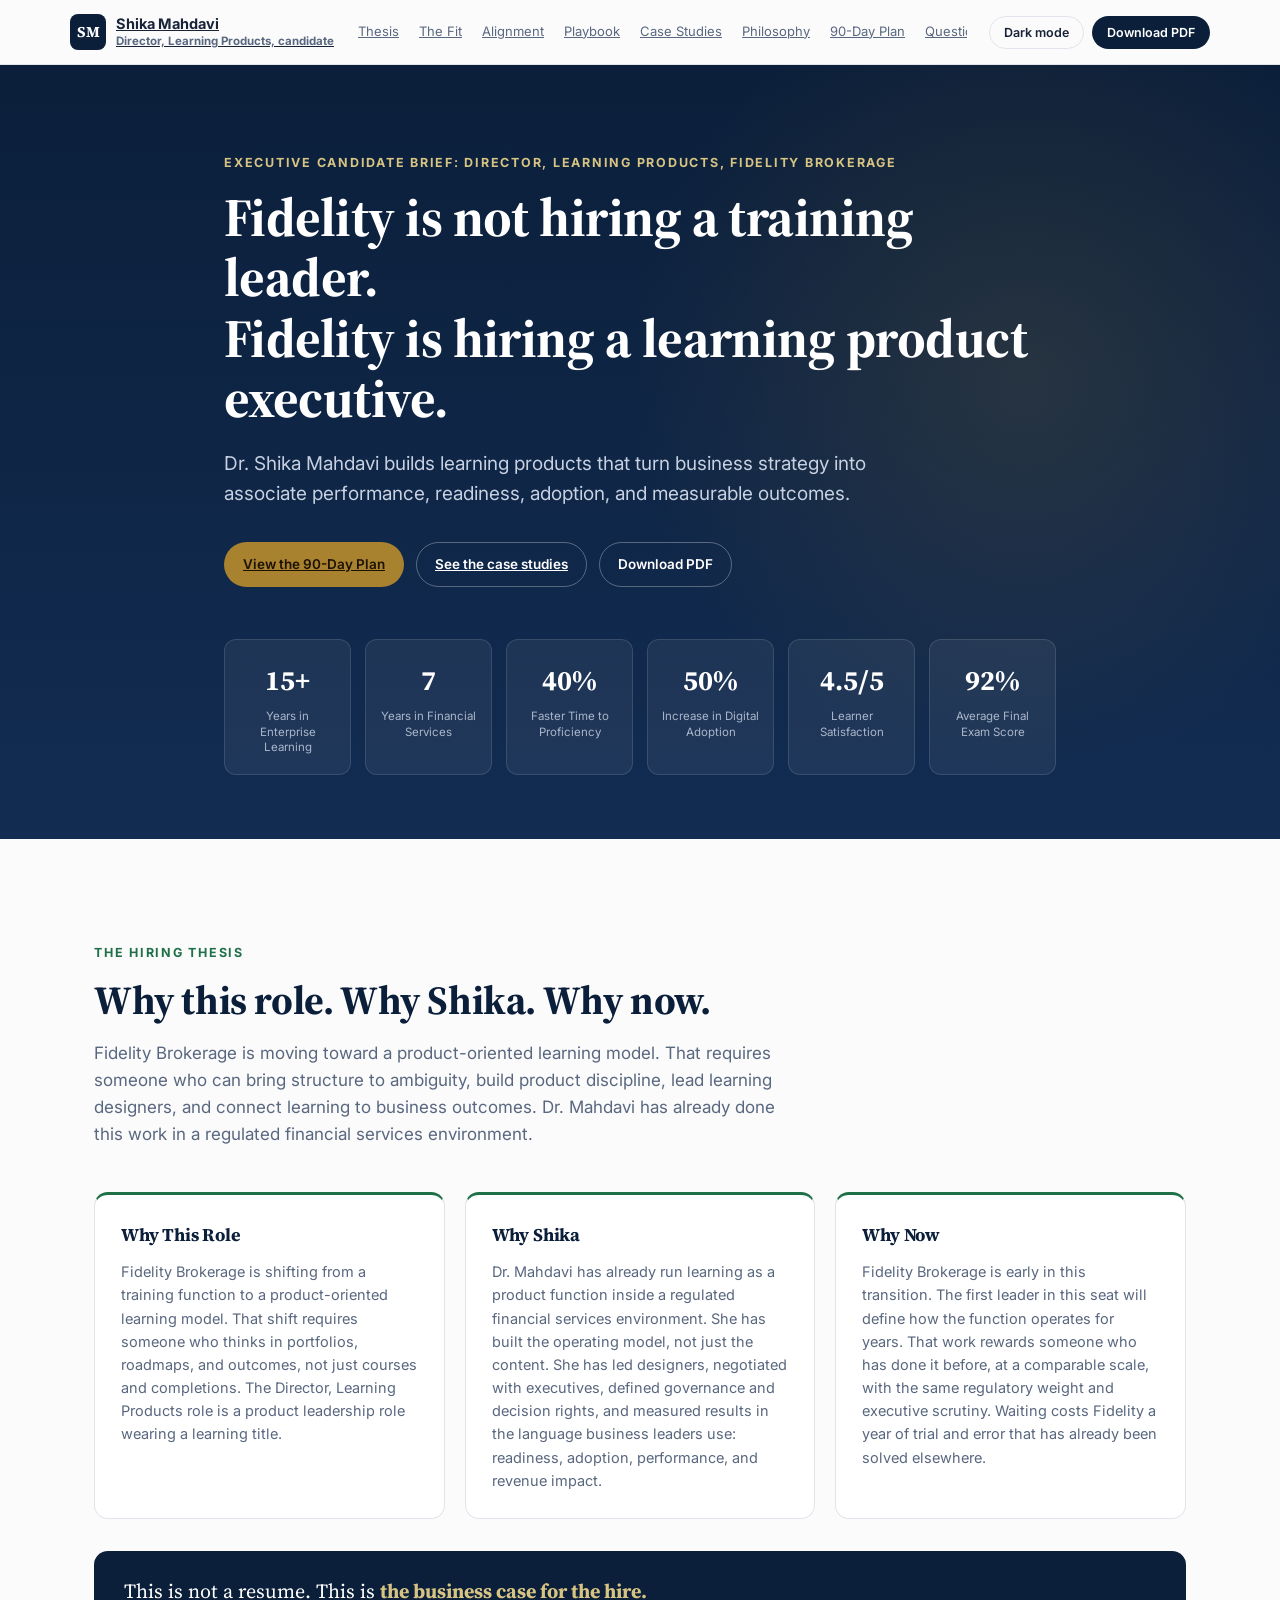
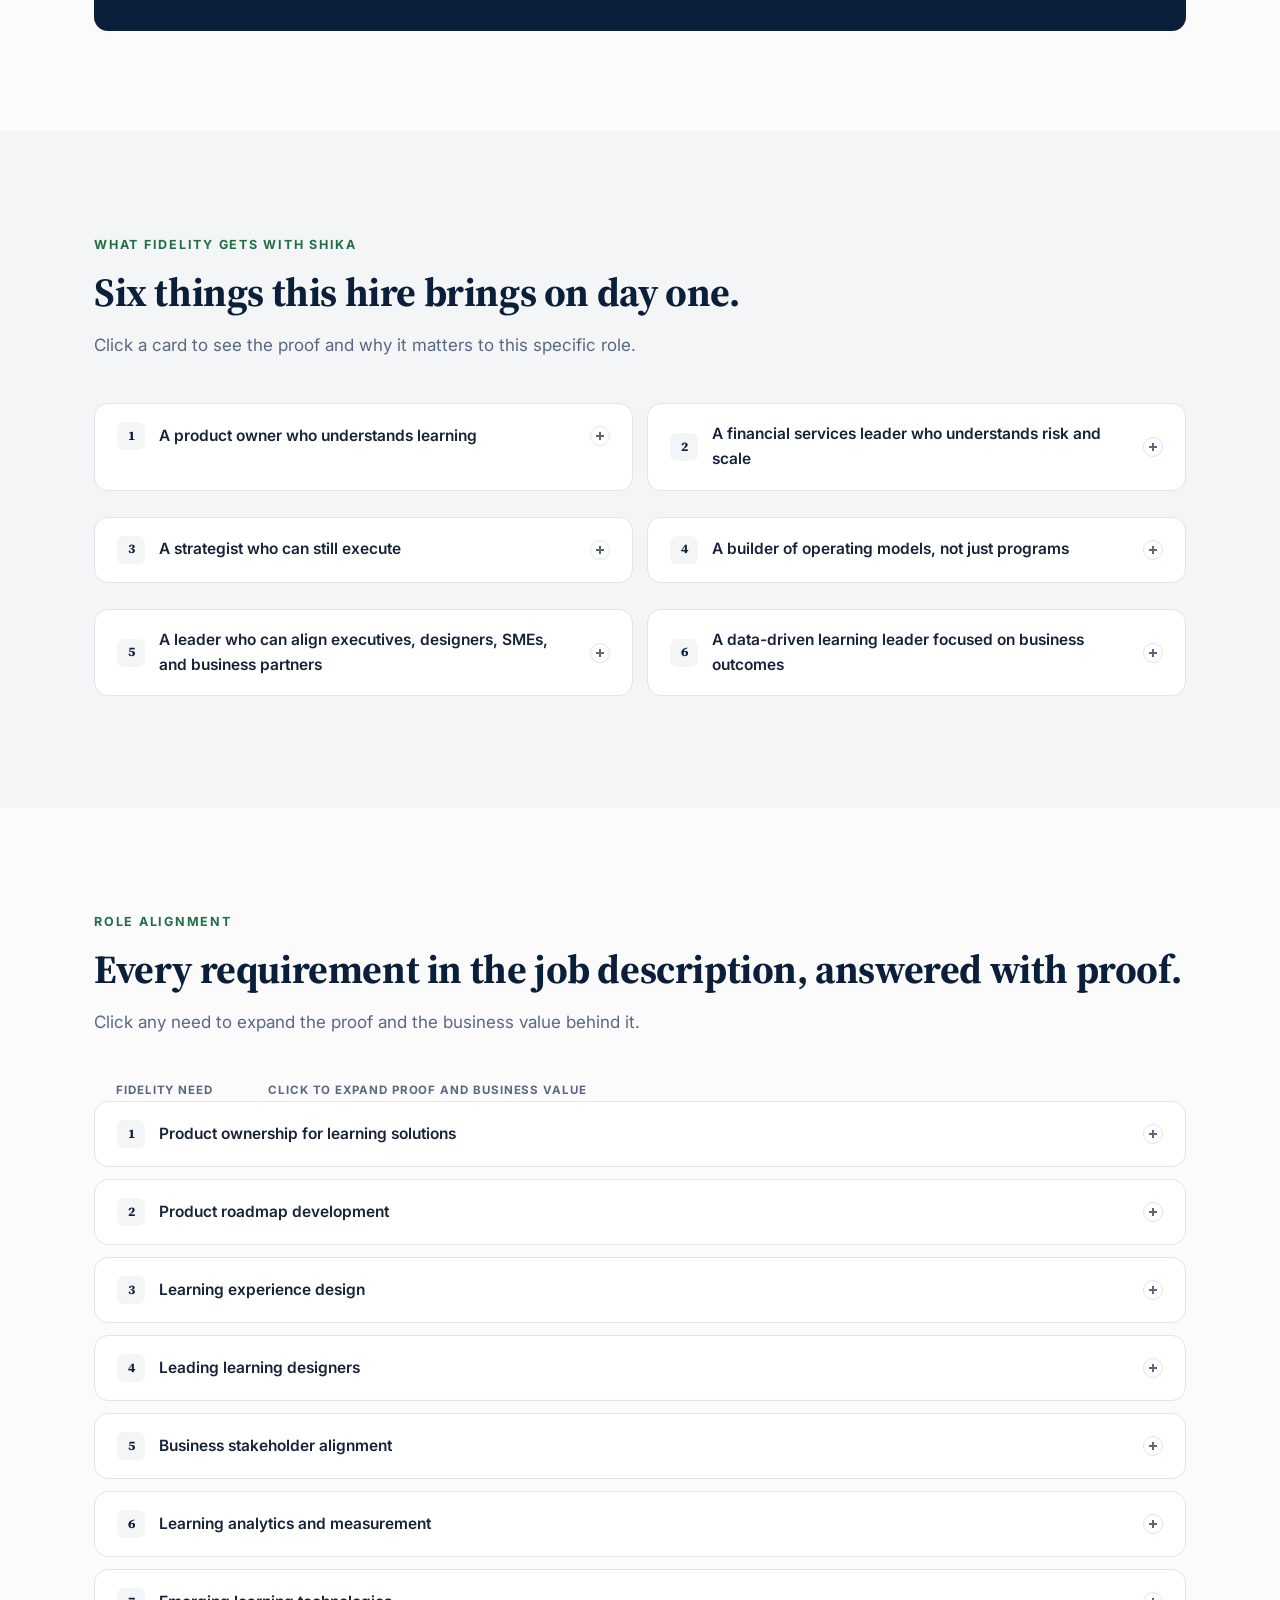
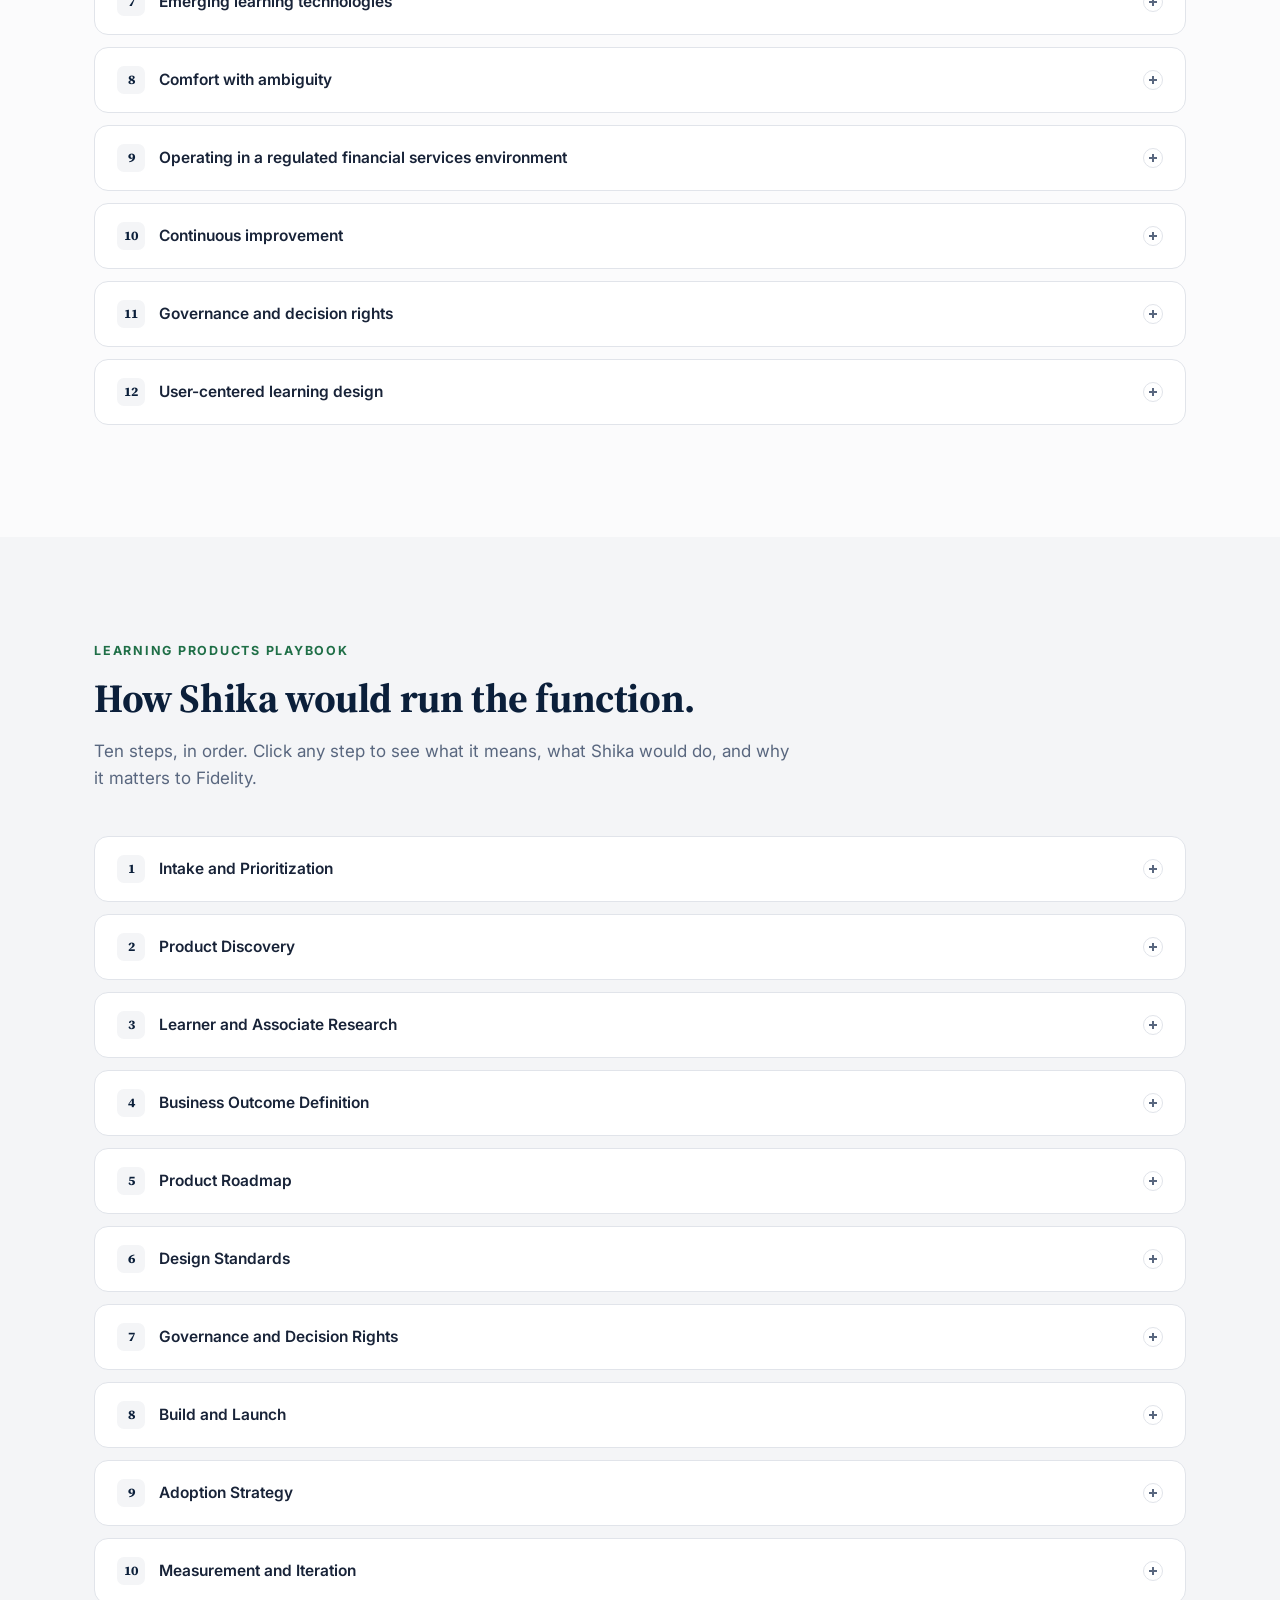
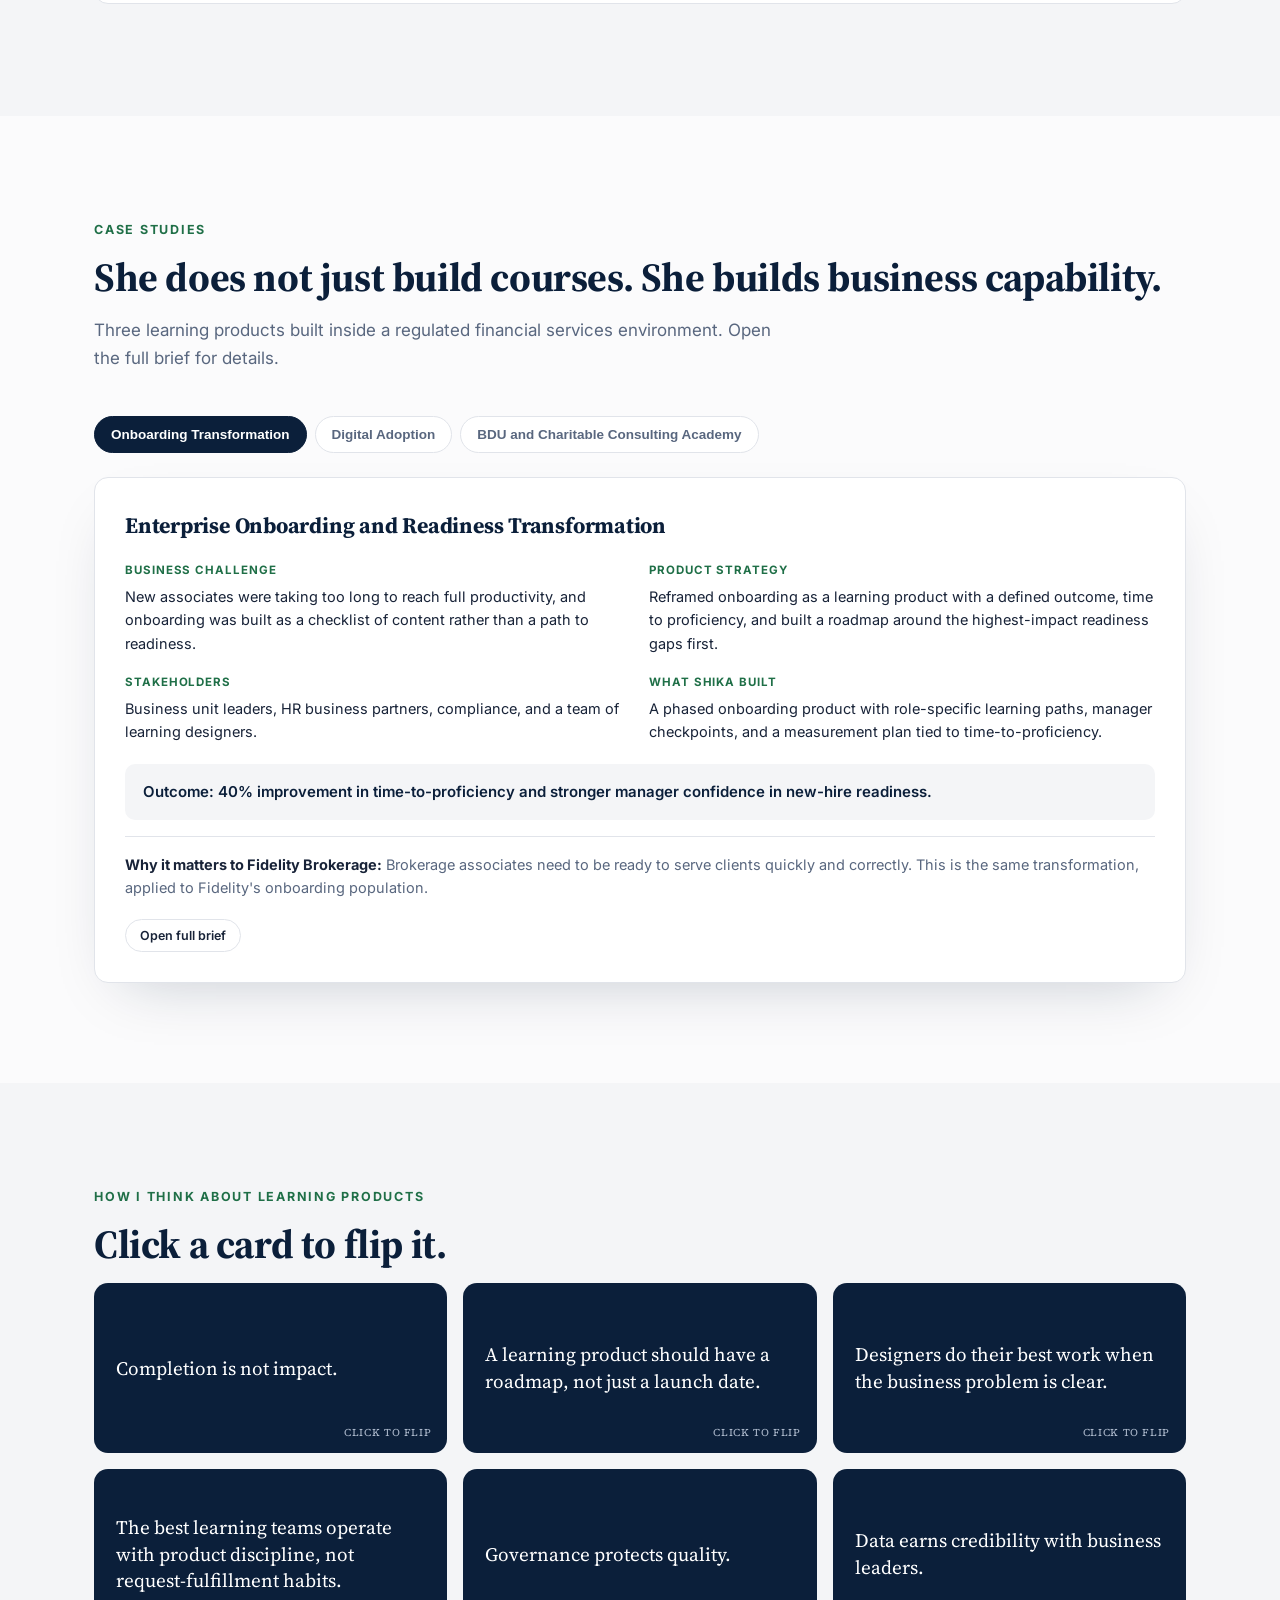
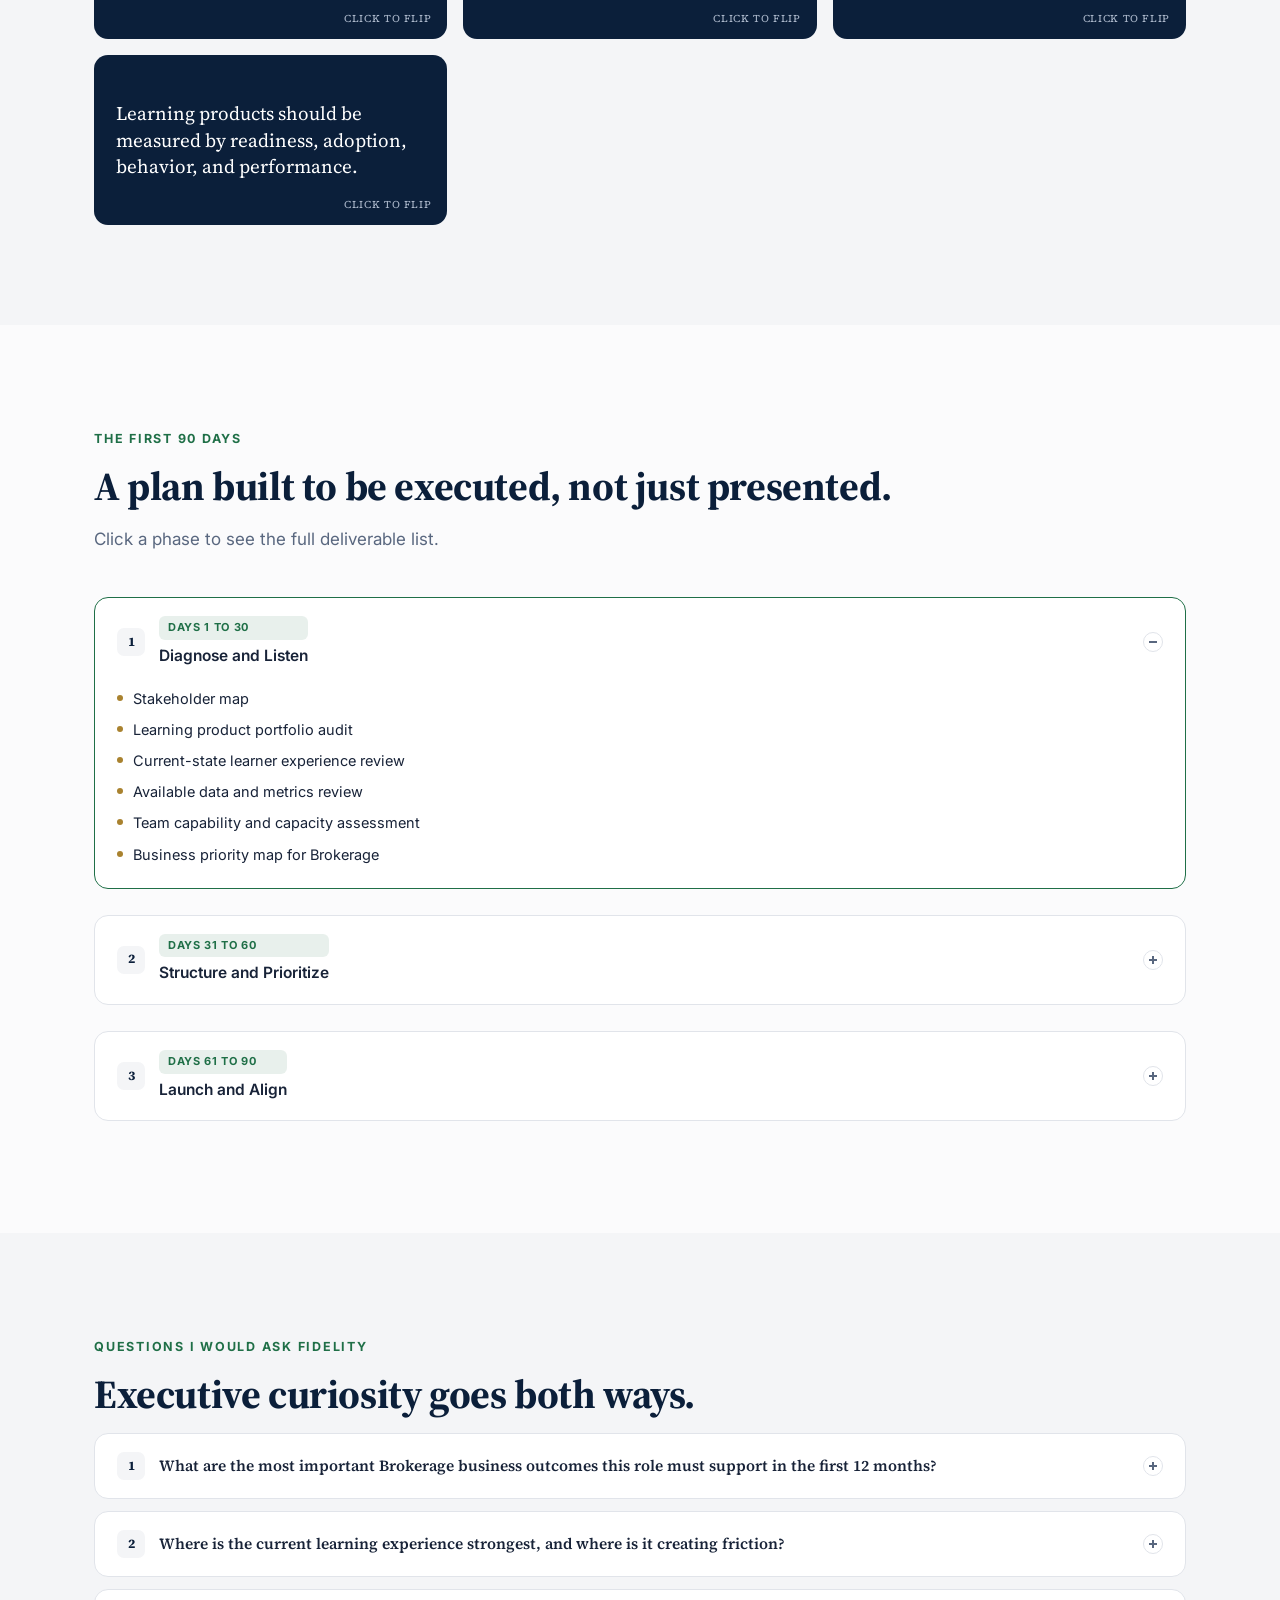
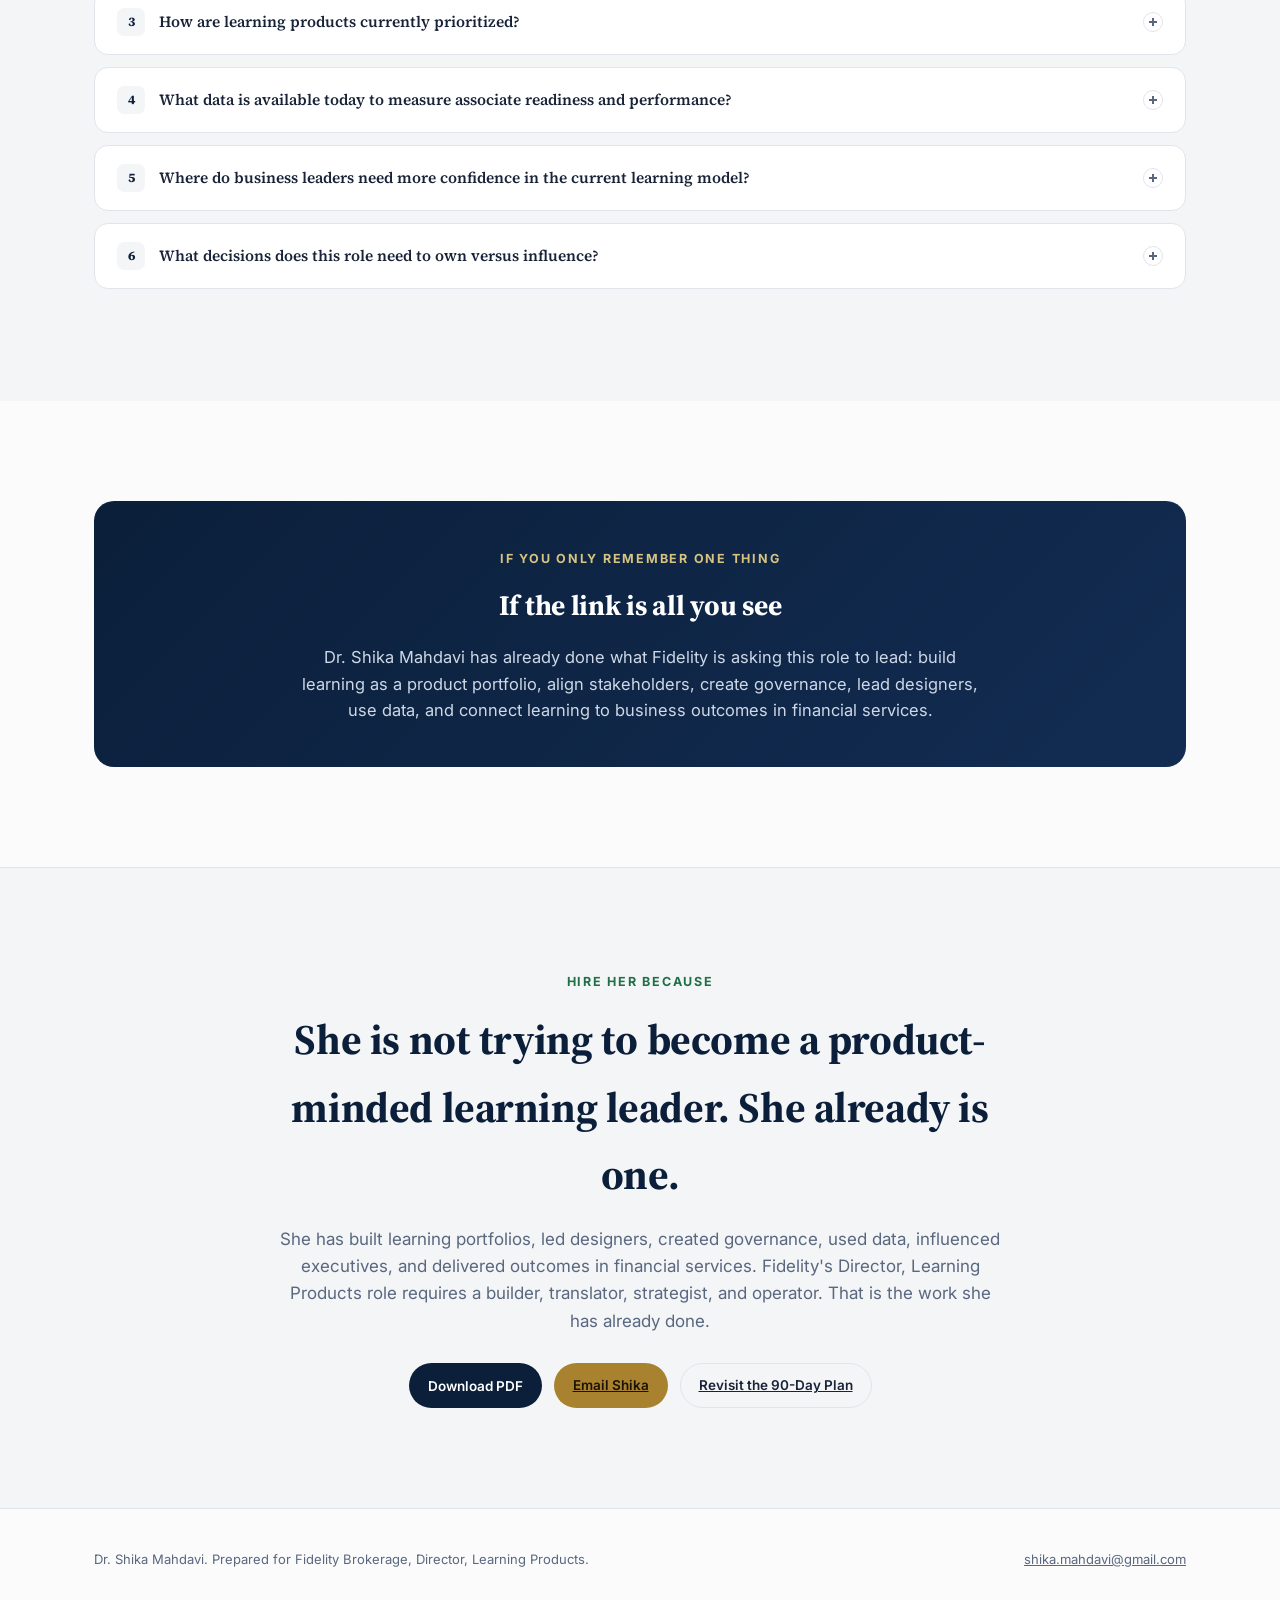
<file: shika-mahdavi-fidelity-director-learning-products.html>
<!doctype html>
<html lang="en">
<head>
<meta charset="utf-8" />
<meta name="viewport" content="width=device-width, initial-scale=1" />
<title>Dr. Shika Mahdavi: Director, Learning Products, Fidelity Brokerage</title>
<meta name="description" content="Executive candidate brief: Dr. Shika Mahdavi for Director, Learning Products, Fidelity Brokerage." />
<link rel="preconnect" href="https://fonts.googleapis.com">
<link rel="preconnect" href="https://fonts.gstatic.com" crossorigin>
<link href="https://fonts.googleapis.com/css2?family=Source+Serif+4:opsz,wght@8..60,400;8..60,600;8..60,700&family=Inter:wght@400;500;600;700;800&display=swap" rel="stylesheet">
<style>
  :root{
    --navy:#0b1f3a;
    --navy-2:#122c52;
    --green:#1f6f47;
    --green-2:#28854f;
    --gold:#a9822f;
    --white:#ffffff;
    --gray:#f4f5f7;
    --gray-2:#e7e9ed;
    --text:#182338;
    --muted:#59677f;
    --line:#e1e4ea;
    --card:#ffffff;
    --bg:#fbfbfc;
    --shadow:0 24px 60px -30px rgba(11,31,58,.25);
    --radius:14px;
  }
  html[data-theme="dark"]{
    --navy:#0a1626;
    --navy-2:#0f2038;
    --green:#2c8a58;
    --green-2:#37a267;
    --gold:#c7a049;
    --white:#eef1f6;
    --gray:#101a2c;
    --gray-2:#16233a;
    --text:#e7ecf5;
    --muted:#93a1ba;
    --line:#223252;
    --card:#0f1c30;
    --bg:#0a1220;
    --shadow:0 24px 60px -30px rgba(0,0,0,.6);
  }

  *{box-sizing:border-box}
  html{scroll-behavior:smooth}
  body{
    margin:0;background:var(--bg);color:var(--text);
    font-family:'Inter',system-ui,-apple-system,Segoe UI,Roboto,sans-serif;
    line-height:1.6;-webkit-font-smoothing:antialiased;
    transition:background .25s ease, color .25s ease;
  }
  h1,h2,h3,h4{font-family:'Source Serif 4',Georgia,serif;letter-spacing:-.01em;margin:0}
  a{color:inherit}
  img{max-width:100%}
  .container{max-width:1140px;margin:0 auto;padding:0 24px}
  section{padding:100px 0}
  .eyebrow{
    display:inline-block;font-size:12.5px;font-weight:700;letter-spacing:.14em;
    text-transform:uppercase;color:var(--green);margin-bottom:14px;
  }
  html[data-theme="dark"] .eyebrow{color:var(--green-2)}
  h2.section-title{font-size:clamp(28px,3.2vw,40px);line-height:1.15;margin-bottom:16px;color:var(--navy)}
  html[data-theme="dark"] h2.section-title{color:var(--white)}
  .section-sub{color:var(--muted);font-size:17px;max-width:700px;margin-bottom:44px}
  .center{text-align:center;margin-left:auto;margin-right:auto}

  /* progress bar */
  #progress{position:fixed;top:0;left:0;height:3px;background:linear-gradient(90deg,var(--green),var(--gold));width:0%;z-index:200;transition:width .1s linear}

  /* nav */
  .nav{
    position:sticky;top:0;z-index:150;background:rgba(251,251,252,.9);
    backdrop-filter:blur(10px);-webkit-backdrop-filter:blur(10px);
    border-bottom:1px solid var(--line);
  }
  html[data-theme="dark"] .nav{background:rgba(10,18,32,.88)}
  .nav-inner{display:flex;align-items:center;gap:22px;padding:14px 0}
  .brand{display:flex;align-items:center;gap:10px;font-weight:700;flex:0 0 auto}
  .brand-mark{
    width:36px;height:36px;border-radius:8px;background:var(--navy);color:#fff;
    display:grid;place-items:center;font-family:'Source Serif 4',serif;font-weight:700;font-size:15px;
  }
  .brand-text{font-size:14px;line-height:1.2}
  .brand-text b{display:block;font-size:14.5px}
  .brand-text span{color:var(--muted);font-size:11.5px}
  .nav-links{display:flex;gap:16px;overflow-x:auto;flex:1;scrollbar-width:none}
  .nav-links::-webkit-scrollbar{display:none}
  .nav-links a{
    font-size:13px;color:var(--muted);white-space:nowrap;padding:6px 2px;border-bottom:2px solid transparent;
    transition:color .2s ease, border-color .2s ease;
  }
  .nav-links a:hover, .nav-links a.active{color:var(--navy);border-color:var(--green)}
  html[data-theme="dark"] .nav-links a:hover, html[data-theme="dark"] .nav-links a.active{color:var(--white)}
  .nav-actions{display:flex;gap:8px;flex:0 0 auto}

  .btn{
    display:inline-flex;align-items:center;gap:8px;padding:11px 18px;border-radius:999px;
    font-weight:600;font-size:13.5px;border:1px solid transparent;cursor:pointer;
    transition:transform .15s ease, background .2s ease, border-color .2s ease, color .2s ease;
    white-space:nowrap;font-family:inherit;
  }
  .btn-primary{background:var(--navy);color:#fff}
  .btn-primary:hover{background:var(--navy-2);transform:translateY(-1px)}
  .btn-gold{background:var(--gold);color:#1c1204}
  .btn-gold:hover{transform:translateY(-1px);filter:brightness(1.06)}
  .btn-ghost{background:transparent;color:var(--text);border-color:var(--line)}
  .btn-ghost:hover{border-color:var(--navy);transform:translateY(-1px)}
  html[data-theme="dark"] .btn-ghost:hover{border-color:var(--white)}
  .btn-sm{padding:8px 14px;font-size:12.5px}

  /* hero */
  .hero{
    background:linear-gradient(180deg,var(--navy) 0%, var(--navy-2) 100%);
    color:#eef1f6;padding:84px 0 64px;position:relative;overflow:hidden;
  }
  .hero::after{
    content:"";position:absolute;right:-10%;top:-30%;width:60%;height:140%;
    background:radial-gradient(circle,rgba(169,130,47,.16),transparent 60%);
  }
  .hero-inner{position:relative;z-index:1;max-width:880px}
  .hero .eyebrow{color:#d7c483}
  .hero h1{font-size:clamp(32px,4.6vw,54px);line-height:1.12;margin-bottom:20px;color:#fff}
  .hero p.lead{font-size:19px;color:#c7d1e2;max-width:680px;margin-bottom:32px}
  .hero-ctas{display:flex;gap:12px;flex-wrap:wrap;margin-bottom:52px}
  .hero-ctas .btn-ghost{border-color:rgba(255,255,255,.3);color:#fff}
  .hero-ctas .btn-ghost:hover{border-color:#fff}

  .metrics{display:grid;grid-template-columns:repeat(6,1fr);gap:14px}
  .metric{
    background:rgba(255,255,255,.06);border:1px solid rgba(255,255,255,.12);
    border-radius:12px;padding:18px 14px;text-align:center;
  }
  .metric .num{font-family:'Source Serif 4',serif;font-size:28px;font-weight:700;color:#fff}
  .metric .lbl{font-size:11.5px;color:#aab6c9;margin-top:6px;line-height:1.35}

  /* thesis */
  .thesis-grid{display:grid;grid-template-columns:repeat(3,1fr);gap:20px;margin-bottom:32px}
  .thesis-card{
    background:var(--card);border:1px solid var(--line);border-radius:var(--radius);
    padding:26px;border-top:3px solid var(--green);
  }
  .thesis-card h3{font-size:18px;color:var(--navy);margin-bottom:10px}
  html[data-theme="dark"] .thesis-card h3{color:var(--white)}
  .thesis-card p{color:var(--muted);font-size:14.5px;margin:0}
  .callout{
    background:var(--navy);color:#fff;border-radius:var(--radius);padding:26px 30px;
    font-family:'Source Serif 4',serif;font-size:20px;line-height:1.4;
  }
  .callout b{color:#d7c483}

  /* details/cards generic */
  details.card{
    background:var(--card);border:1px solid var(--line);border-radius:var(--radius);
    margin-bottom:12px;overflow:hidden;box-shadow:none;transition:border-color .2s ease;
  }
  details.card[open]{border-color:var(--green)}
  details.card summary{
    list-style:none;cursor:pointer;padding:18px 22px;display:flex;align-items:center;gap:14px;
    font-weight:600;font-size:15.5px;color:var(--text);
  }
  details.card summary::-webkit-details-marker{display:none}
  .chev{
    width:20px;height:20px;flex:0 0 auto;position:relative;border:1px solid var(--line);border-radius:50%;
  }
  .chev::before, .chev::after{
    content:"";position:absolute;top:50%;left:50%;background:var(--muted);
    width:8px;height:2px;transform:translate(-50%,-50%);transition:transform .2s ease;
  }
  .chev::after{transform:translate(-50%,-50%) rotate(90deg)}
  details.card[open] .chev::after{transform:translate(-50%,-50%) rotate(0)}
  .card-num{
    flex:0 0 auto;width:28px;height:28px;border-radius:7px;background:var(--gray);color:var(--navy);
    display:grid;place-items:center;font-family:'Source Serif 4',serif;font-weight:700;font-size:13px;
  }
  html[data-theme="dark"] .card-num{color:var(--white)}
  .card-body{padding:0 22px 22px 22px}
  .card-body .row{display:grid;grid-template-columns:140px 1fr;gap:12px;padding:10px 0;border-top:1px solid var(--line);font-size:14.5px}
  .card-body .row:first-child{border-top:none}
  .card-body .row .k{color:var(--muted);font-size:12.5px;text-transform:uppercase;letter-spacing:.06em;font-weight:600;padding-top:2px}
  .card-body .row .v{color:var(--text)}
  .fade-in{animation:fadeIn .35s ease}
  @keyframes fadeIn{from{opacity:0;transform:translateY(-4px)}to{opacity:1;transform:none}}

  /* what fidelity gets grid */
  .gets-grid{display:grid;grid-template-columns:1fr 1fr;gap:14px}

  /* alignment table-ish */
  .align-head{display:grid;grid-template-columns:140px 1fr;gap:12px;padding:0 22px;margin-bottom:2px}

  /* playbook */
  .playbook-list{counter-reset:step}

  /* case studies */
  .tabs{display:flex;gap:8px;margin-bottom:24px;flex-wrap:wrap}
  .tab-btn{
    padding:10px 16px;border-radius:999px;border:1px solid var(--line);background:var(--card);
    font-size:13.5px;font-weight:600;color:var(--muted);cursor:pointer;transition:all .2s ease;
  }
  .tab-btn.active{background:var(--navy);color:#fff;border-color:var(--navy)}
  .tab-panel{display:none}
  .tab-panel.active{display:block;animation:fadeIn .3s ease}
  .case-card{
    background:var(--card);border:1px solid var(--line);border-radius:var(--radius);padding:30px;box-shadow:var(--shadow);
  }
  .case-card h3{font-size:22px;color:var(--navy);margin-bottom:18px}
  html[data-theme="dark"] .case-card h3{color:var(--white)}
  .case-fields{display:grid;grid-template-columns:1fr 1fr;gap:18px;margin-bottom:20px}
  .case-field .k{font-size:11.5px;text-transform:uppercase;letter-spacing:.08em;color:var(--green);font-weight:700;margin-bottom:6px}
  html[data-theme="dark"] .case-field .k{color:var(--green-2)}
  .case-field .v{font-size:14.5px;color:var(--text)}
  .case-outcome{
    background:var(--gray);border-radius:10px;padding:16px 18px;font-size:15px;font-weight:600;color:var(--navy);
    margin-bottom:16px;
  }
  html[data-theme="dark"] .case-outcome{color:var(--white)}
  .case-why{font-size:14.5px;color:var(--muted);border-top:1px solid var(--line);padding-top:16px}
  .case-why b{color:var(--text)}

  /* modal */
  .modal-overlay{
    position:fixed;inset:0;background:rgba(6,12,22,.6);z-index:300;display:none;
    align-items:center;justify-content:center;padding:24px;
  }
  .modal-overlay.open{display:flex}
  .modal{
    background:var(--card);border-radius:16px;max-width:680px;width:100%;max-height:86vh;overflow-y:auto;
    padding:32px;position:relative;box-shadow:0 40px 100px -30px rgba(0,0,0,.5);
  }
  .modal-close{
    position:absolute;top:18px;right:18px;width:32px;height:32px;border-radius:50%;border:1px solid var(--line);
    background:var(--gray);cursor:pointer;font-size:16px;color:var(--muted);display:grid;place-items:center;
  }

  /* philosophy flip cards */
  .flip-grid{display:grid;grid-template-columns:repeat(3,1fr);gap:16px}
  .flip{perspective:1200px;height:170px}
  .flip-inner{
    position:relative;width:100%;height:100%;transition:transform .5s ease;transform-style:preserve-3d;cursor:pointer;
  }
  .flip.flipped .flip-inner{transform:rotateY(180deg)}
  .flip-face{
    position:absolute;inset:0;border-radius:var(--radius);padding:22px;backface-visibility:hidden;
    display:flex;align-items:center;
  }
  .flip-front{background:var(--navy);color:#fff;font-family:'Source Serif 4',serif;font-size:19px;line-height:1.4}
  .flip-back{
    background:var(--gray);color:var(--text);font-size:13.5px;transform:rotateY(180deg);border:1px solid var(--line);
  }
  .flip-hint{position:absolute;bottom:12px;right:16px;font-size:10.5px;color:#aab6c9;letter-spacing:.06em;text-transform:uppercase}

  /* 90 day plan */
  .phases{display:grid;gap:14px}
  .phase summary{align-items:flex-start}
  .phase-tag{
    display:inline-block;font-size:11px;font-weight:700;letter-spacing:.06em;text-transform:uppercase;
    color:var(--green);background:rgba(31,111,71,.1);padding:3px 9px;border-radius:6px;margin-bottom:4px;
  }
  html[data-theme="dark"] .phase-tag{color:var(--green-2);background:rgba(44,138,88,.16)}
  .phase-title-wrap{display:flex;flex-direction:column}
  .deliverables{list-style:none;margin:0;padding:0;display:grid;gap:8px}
  .deliverables li{
    display:flex;gap:10px;font-size:14.5px;color:var(--text);align-items:flex-start;
  }
  .deliverables li::before{content:"";width:6px;height:6px;border-radius:50%;background:var(--gold);margin-top:8px;flex:0 0 auto}

  /* questions */
  .q-card summary{font-family:'Source Serif 4',serif;font-size:16.5px}
  .q-why{color:var(--muted);font-size:13.5px}
  .q-why b{color:var(--text)}

  /* tldr */
  .tldr{
    background:linear-gradient(135deg,var(--navy),var(--navy-2));color:#fff;border-radius:20px;
    padding:44px 40px;text-align:center;
  }
  .tldr .eyebrow{color:#d7c483}
  .tldr h2{color:#fff;font-size:28px;margin-bottom:16px}
  .tldr p{max-width:680px;margin:0 auto;color:#cfd8e6;font-size:16.5px}

  /* hire her */
  .hire{background:var(--gray);border-top:1px solid var(--line);border-bottom:1px solid var(--line)}
  .hire-inner{max-width:780px;margin:0 auto;text-align:center}
  .hire h2{font-size:clamp(28px,3.6vw,42px);color:var(--navy);margin-bottom:18px}
  html[data-theme="dark"] .hire h2{color:var(--white)}
  .hire p{color:var(--muted);font-size:17px;margin-bottom:28px}
  .hire .btn-row{display:flex;gap:12px;justify-content:center;flex-wrap:wrap}

  footer{padding:40px 0;color:var(--muted);font-size:13px}
  .foot{display:flex;justify-content:space-between;align-items:center;gap:16px;flex-wrap:wrap}
  .foot a:hover{color:var(--navy)}
  html[data-theme="dark"] .foot a:hover{color:var(--white)}

  .reveal{opacity:0;transform:translateY(16px);transition:opacity .6s ease, transform .6s ease}
  .reveal.in{opacity:1;transform:none}

  @media (max-width: 960px){
    .metrics{grid-template-columns:repeat(3,1fr)}
    .thesis-grid{grid-template-columns:1fr}
    .gets-grid{grid-template-columns:1fr}
    .flip-grid{grid-template-columns:1fr 1fr}
    .case-fields{grid-template-columns:1fr}
    .nav-links{display:none}
    section{padding:72px 0}
  }
  @media (max-width: 560px){
    .metrics{grid-template-columns:repeat(2,1fr)}
    .flip-grid{grid-template-columns:1fr}
    .card-body .row{grid-template-columns:1fr}
    .align-head{display:none}
  }
</style>
</head>
<body>

<div id="progress"></div>

<header class="nav">
  <div class="container nav-inner">
    <a href="#top" class="brand">
      <span class="brand-mark">SM</span>
      <span class="brand-text"><b>Shika Mahdavi</b><span>Director, Learning Products, candidate</span></span>
    </a>
    <nav class="nav-links" id="navLinks">
      <a href="#thesis">Thesis</a>
      <a href="#what-you-get">The Fit</a>
      <a href="#alignment">Alignment</a>
      <a href="#playbook">Playbook</a>
      <a href="#case-studies">Case Studies</a>
      <a href="#philosophy">Philosophy</a>
      <a href="#ninety-day-plan">90-Day Plan</a>
      <a href="#questions">Questions</a>
      <a href="#hire-her">Hire Her</a>
    </nav>
    <div class="nav-actions">
      <button class="btn btn-ghost btn-sm" id="themeToggle" type="button">Dark mode</button>
      <button class="btn btn-primary btn-sm" id="pdfBtn" type="button">Download PDF</button>
    </div>
  </div>
</header>

<a id="top"></a>

<!-- HERO -->
<section class="hero">
  <div class="container hero-inner">
    <span class="eyebrow">Executive Candidate Brief: Director, Learning Products, Fidelity Brokerage</span>
    <h1>Fidelity is not hiring a training leader.<br>Fidelity is hiring a learning product executive.</h1>
    <p class="lead">Dr. Shika Mahdavi builds learning products that turn business strategy into associate performance, readiness, adoption, and measurable outcomes.</p>
    <div class="hero-ctas">
      <a class="btn btn-gold" href="#ninety-day-plan">View the 90-Day Plan</a>
      <a class="btn btn-ghost" href="#case-studies">See the case studies</a>
      <button class="btn btn-ghost" id="pdfBtn2" type="button">Download PDF</button>
    </div>

    <div class="metrics" id="metrics">
      <div class="metric"><div class="num" data-count="15" data-suffix="+">0</div><div class="lbl">Years in Enterprise Learning</div></div>
      <div class="metric"><div class="num" data-count="7" data-suffix="">0</div><div class="lbl">Years in Financial Services</div></div>
      <div class="metric"><div class="num" data-count="40" data-suffix="%">0</div><div class="lbl">Faster Time to Proficiency</div></div>
      <div class="metric"><div class="num" data-count="50" data-suffix="%">0</div><div class="lbl">Increase in Digital Adoption</div></div>
      <div class="metric"><div class="num" data-count="4.5" data-suffix="/5" data-decimal="1">0</div><div class="lbl">Learner Satisfaction</div></div>
      <div class="metric"><div class="num" data-count="92" data-suffix="%">0</div><div class="lbl">Average Final Exam Score</div></div>
    </div>
  </div>
</section>

<!-- HIRING THESIS -->
<section id="thesis">
  <div class="container">
    <div class="reveal">
      <span class="eyebrow">The Hiring Thesis</span>
      <h2 class="section-title">Why this role. Why Shika. Why now.</h2>
      <p class="section-sub">Fidelity Brokerage is moving toward a product-oriented learning model. That requires someone who can bring structure to ambiguity, build product discipline, lead learning designers, and connect learning to business outcomes. Dr. Mahdavi has already done this work in a regulated financial services environment.</p>
    </div>

    <div class="thesis-grid reveal">
      <div class="thesis-card">
        <h3>Why This Role</h3>
        <p>Fidelity Brokerage is shifting from a training function to a product-oriented learning model. That shift requires someone who thinks in portfolios, roadmaps, and outcomes, not just courses and completions. The Director, Learning Products role is a product leadership role wearing a learning title.</p>
      </div>
      <div class="thesis-card">
        <h3>Why Shika</h3>
        <p>Dr. Mahdavi has already run learning as a product function inside a regulated financial services environment. She has built the operating model, not just the content. She has led designers, negotiated with executives, defined governance and decision rights, and measured results in the language business leaders use: readiness, adoption, performance, and revenue impact.</p>
      </div>
      <div class="thesis-card">
        <h3>Why Now</h3>
        <p>Fidelity Brokerage is early in this transition. The first leader in this seat will define how the function operates for years. That work rewards someone who has done it before, at a comparable scale, with the same regulatory weight and executive scrutiny. Waiting costs Fidelity a year of trial and error that has already been solved elsewhere.</p>
      </div>
    </div>

    <div class="callout reveal">
      This is not a resume. This is <b>the business case for the hire.</b>
    </div>
  </div>
</section>

<!-- WHAT FIDELITY GETS -->
<section id="what-you-get" style="background:var(--gray)">
  <div class="container">
    <div class="reveal">
      <span class="eyebrow">What Fidelity Gets With Shika</span>
      <h2 class="section-title">Six things this hire brings on day one.</h2>
      <p class="section-sub">Click a card to see the proof and why it matters to this specific role.</p>
    </div>

    <div class="gets-grid reveal" id="getsGrid"></div>
  </div>
</section>

<!-- ROLE ALIGNMENT -->
<section id="alignment">
  <div class="container">
    <div class="reveal">
      <span class="eyebrow">Role Alignment</span>
      <h2 class="section-title">Every requirement in the job description, answered with proof.</h2>
      <p class="section-sub">Click any need to expand the proof and the business value behind it.</p>
    </div>
    <div class="align-head">
      <div style="font-size:11.5px;text-transform:uppercase;letter-spacing:.08em;color:var(--muted);font-weight:700">Fidelity Need</div>
      <div style="font-size:11.5px;text-transform:uppercase;letter-spacing:.08em;color:var(--muted);font-weight:700">Click to expand proof and business value</div>
    </div>
    <div id="alignmentList" class="reveal"></div>
  </div>
</section>

<!-- PLAYBOOK -->
<section id="playbook" style="background:var(--gray)">
  <div class="container">
    <div class="reveal">
      <span class="eyebrow">Learning Products Playbook</span>
      <h2 class="section-title">How Shika would run the function.</h2>
      <p class="section-sub">Ten steps, in order. Click any step to see what it means, what Shika would do, and why it matters to Fidelity.</p>
    </div>
    <div id="playbookList" class="playbook-list reveal"></div>
  </div>
</section>

<!-- CASE STUDIES -->
<section id="case-studies">
  <div class="container">
    <div class="reveal">
      <span class="eyebrow">Case Studies</span>
      <h2 class="section-title">She does not just build courses. She builds business capability.</h2>
      <p class="section-sub">Three learning products built inside a regulated financial services environment. Open the full brief for details.</p>
    </div>

    <div class="tabs reveal" id="caseTabs"></div>
    <div id="casePanels" class="reveal"></div>
  </div>
</section>

<!-- PHILOSOPHY -->
<section id="philosophy" style="background:var(--gray)">
  <div class="container">
    <div class="reveal">
      <span class="eyebrow">How I Think About Learning Products</span>
      <h2 class="section-title">Click a card to flip it.</h2>
    </div>
    <div class="flip-grid reveal" id="flipGrid"></div>
  </div>
</section>

<!-- 90 DAY PLAN -->
<section id="ninety-day-plan">
  <div class="container">
    <div class="reveal">
      <span class="eyebrow">The First 90 Days</span>
      <h2 class="section-title">A plan built to be executed, not just presented.</h2>
      <p class="section-sub">Click a phase to see the full deliverable list.</p>
    </div>
    <div class="phases reveal" id="phasesList"></div>
  </div>
</section>

<!-- QUESTIONS -->
<section id="questions" style="background:var(--gray)">
  <div class="container">
    <div class="reveal">
      <span class="eyebrow">Questions I Would Ask Fidelity</span>
      <h2 class="section-title">Executive curiosity goes both ways.</h2>
    </div>
    <div id="questionsList" class="reveal"></div>
  </div>
</section>

<!-- TLDR -->
<section>
  <div class="container reveal">
    <div class="tldr">
      <span class="eyebrow">If You Only Remember One Thing</span>
      <h2>If the link is all you see</h2>
      <p>Dr. Shika Mahdavi has already done what Fidelity is asking this role to lead: build learning as a product portfolio, align stakeholders, create governance, lead designers, use data, and connect learning to business outcomes in financial services.</p>
    </div>
  </div>
</section>

<!-- HIRE HER -->
<section class="hire" id="hire-her">
  <div class="container hire-inner reveal">
    <span class="eyebrow">Hire Her Because</span>
    <h2>She is not trying to become a product-minded learning leader. She already is one.</h2>
    <p>She has built learning portfolios, led designers, created governance, used data, influenced executives, and delivered outcomes in financial services. Fidelity's Director, Learning Products role requires a builder, translator, strategist, and operator. That is the work she has already done.</p>
    <div class="btn-row">
      <button class="btn btn-primary" id="pdfBtn3" type="button">Download PDF</button>
      <a class="btn btn-gold" href="mailto:shika.mahdavi@gmail.com">Email Shika</a>
      <a class="btn btn-ghost" href="#ninety-day-plan">Revisit the 90-Day Plan</a>
    </div>
  </div>
</section>

<footer>
  <div class="container foot">
    <div>Dr. Shika Mahdavi. Prepared for Fidelity Brokerage, Director, Learning Products.</div>
    <div><a href="mailto:shika.mahdavi@gmail.com">shika.mahdavi@gmail.com</a></div>
  </div>
</footer>

<!-- MODAL -->
<div class="modal-overlay" id="modalOverlay">
  <div class="modal" id="modalContent" role="dialog" aria-modal="true">
    <button class="modal-close" id="modalClose" type="button" aria-label="Close">&times;</button>
    <div id="modalBody"></div>
  </div>
</div>

<script>
(function(){
  /* ---------- theme ---------- */
  var root = document.documentElement;
  var themeBtn = document.getElementById('themeToggle');
  function applyTheme(t){
    root.setAttribute('data-theme', t);
    themeBtn.textContent = t === 'dark' ? 'Light mode' : 'Dark mode';
    localStorage.setItem('sm-theme', t);
  }
  var saved = localStorage.getItem('sm-theme');
  applyTheme(saved || (window.matchMedia('(prefers-color-scheme: dark)').matches ? 'dark' : 'light'));
  themeBtn.addEventListener('click', function(){
    applyTheme(root.getAttribute('data-theme') === 'dark' ? 'light' : 'dark');
  });

  /* ---------- pdf placeholder ---------- */
  ['pdfBtn','pdfBtn2','pdfBtn3'].forEach(function(id){
    var el = document.getElementById(id);
    if(el) el.addEventListener('click', function(){ window.print(); });
  });

  /* ---------- scroll progress ---------- */
  var bar = document.getElementById('progress');
  function updateProgress(){
    var h = document.documentElement;
    var scrolled = (h.scrollTop) / (h.scrollHeight - h.clientHeight) * 100;
    bar.style.width = (scrolled || 0) + '%';
  }
  document.addEventListener('scroll', function(){ requestAnimationFrame(updateProgress); }, { passive:true });
  updateProgress();

  /* ---------- reveal on scroll ---------- */
  var revealObserver = new IntersectionObserver(function(entries){
    entries.forEach(function(e){
      if(e.isIntersecting){ e.target.classList.add('in'); revealObserver.unobserve(e.target); }
    });
  }, { threshold:.12 });
  document.querySelectorAll('.reveal').forEach(function(el){ revealObserver.observe(el); });

  /* ---------- active nav highlighting ---------- */
  var navLinks = Array.prototype.slice.call(document.querySelectorAll('#navLinks a'));
  var sections = navLinks.map(function(a){ return document.querySelector(a.getAttribute('href')); }).filter(Boolean);
  var navObserver = new IntersectionObserver(function(entries){
    entries.forEach(function(entry){
      var id = '#' + entry.target.id;
      var link = navLinks.filter(function(a){ return a.getAttribute('href') === id; })[0];
      if(!link) return;
      if(entry.isIntersecting){
        navLinks.forEach(function(a){ a.classList.remove('active'); });
        link.classList.add('active');
      }
    });
  }, { rootMargin: '-40% 0px -50% 0px' });
  sections.forEach(function(s){ navObserver.observe(s); });

  /* ---------- counters ---------- */
  var counters = document.querySelectorAll('#metrics .num');
  var counterObserver = new IntersectionObserver(function(entries, obs){
    entries.forEach(function(entry){
      if(!entry.isIntersecting) return;
      var el = entry.target;
      var target = parseFloat(el.getAttribute('data-count'));
      var suffix = el.getAttribute('data-suffix') || '';
      var decimals = parseInt(el.getAttribute('data-decimal') || '0', 10);
      var start = null;
      var duration = 1200;
      function step(ts){
        if(!start) start = ts;
        var progress = Math.min((ts - start) / duration, 1);
        var eased = 1 - Math.pow(1 - progress, 3);
        var val = target * eased;
        el.textContent = val.toFixed(decimals) + suffix;
        if(progress < 1) requestAnimationFrame(step);
      }
      requestAnimationFrame(step);
      obs.unobserve(el);
    });
  }, { threshold:.5 });
  counters.forEach(function(c){ counterObserver.observe(c); });

  /* ---------- details fade + accordion helpers ---------- */
  function wireFade(container){
    container.addEventListener('toggle', function(e){
      if(e.target.tagName === 'DETAILS' && e.target.open){
        var body = e.target.querySelector('.card-body, .deliverables, .q-why');
        if(body){ body.classList.remove('fade-in'); void body.offsetWidth; body.classList.add('fade-in'); }
      }
    }, true);
  }
  function singleOpen(container){
    container.addEventListener('toggle', function(e){
      if(e.target.tagName === 'DETAILS' && e.target.open){
        container.querySelectorAll('details').forEach(function(d){
          if(d !== e.target) d.open = false;
        });
      }
    }, true);
  }

  /* ---------- data: what fidelity gets ---------- */
  var GETS = [
    {
      title: 'A product owner who understands learning',
      gets: 'A leader who treats learning solutions as a managed portfolio with prioritization, roadmaps, and lifecycle ownership, not a queue of one-off requests.',
      proof: 'At Charles Schwab, she owned a portfolio of learning products across onboarding, digital adoption, and business development, prioritizing investment by business impact rather than the loudest stakeholder.',
      why: 'The Director, Learning Products role is explicitly a product owner role. Fidelity needs someone who already thinks this way, not someone who needs a year to learn the operating model.'
    },
    {
      title: 'A financial services leader who understands risk and scale',
      gets: 'A learning leader fluent in the compliance, brand, and reputational weight that financial services carries into every associate-facing decision.',
      proof: 'Seven years building and governing learning products inside a regulated financial services organization, working alongside compliance, legal, and risk stakeholders as a matter of course.',
      why: 'Learning products at Fidelity Brokerage cannot move fast and break things. They need a leader who already knows how to move fast inside guardrails.'
    },
    {
      title: 'A strategist who can still execute',
      gets: 'Someone equally comfortable in an executive strategy conversation and in a design review with a learning designer.',
      proof: 'Built strategy decks for senior sponsors and sat in the room for content builds and coaching sessions in the same week, across multiple initiatives.',
      why: 'A Director who only strategizes loses the trust of the design team. A Director who only executes loses the trust of the business. Fidelity needs both.'
    },
    {
      title: 'A builder of operating models, not just programs',
      gets: 'A leader who builds the structure around the work, intake, prioritization, governance, decision rights, not only the work itself.',
      proof: 'Designed intake and prioritization models, governance structures, and decision-rights frameworks for learning portfolios operating across multiple stakeholder groups.',
      why: 'Fidelity Brokerage is still defining ways of working for this function. That is explicitly called out in the job description. Shika has built this structure before.'
    },
    {
      title: 'A leader who can align executives, designers, SMEs, and business partners',
      gets: 'A translator who can move between a senior sponsor, a subject matter expert, and a learning designer without losing fidelity in either direction.',
      proof: 'Led multi-team initiatives spanning executive sponsors, business unit leaders, subject matter experts, and design teams, keeping every group aligned to one outcome.',
      why: 'The job description calls for leading large, complex, multi-team initiatives with diverse stakeholders. This is not a skill to develop on the job. It is a skill to hire for.'
    },
    {
      title: 'A data-driven learning leader focused on business outcomes',
      gets: 'A leader who reports readiness, adoption, and performance data to business leaders, not just completion rates to a learning team.',
      proof: 'Measured and reported on time-to-proficiency, digital adoption, learner satisfaction, and exam performance, tying each metric back to a business outcome sponsors cared about.',
      why: 'Learning products at Fidelity Brokerage need to earn their budget every year. A leader who already reports in business terms protects that budget.'
    }
  ];
  var getsGrid = document.getElementById('getsGrid');
  GETS.forEach(function(item, i){
    var d = document.createElement('details');
    d.className = 'card';
    d.innerHTML =
      '<summary><span class="card-num">' + (i+1) + '</span><span>' + item.title + '</span><span class="chev" style="margin-left:auto"></span></summary>' +
      '<div class="card-body">' +
        '<div class="row"><div class="k">What Fidelity Gets</div><div class="v">' + item.gets + '</div></div>' +
        '<div class="row"><div class="k">Proof</div><div class="v">' + item.proof + '</div></div>' +
        '<div class="row"><div class="k">Why It Matters</div><div class="v">' + item.why + '</div></div>' +
      '</div>';
    getsGrid.appendChild(d);
  });
  wireFade(getsGrid);

  /* ---------- data: role alignment ---------- */
  var ALIGN = [
    { need:'Product ownership for learning solutions', proof:'Owned a multi-product learning portfolio end to end, from intake through retirement, inside a financial services organization.', value:'Fidelity gets a single accountable owner for outcomes, not just outputs.' },
    { need:'Product roadmap development', proof:'Built and maintained roadmaps that sequenced learning products by business priority and stakeholder readiness, not by request order.', value:'Business leaders can see what is coming and why, and can plan around it.' },
    { need:'Learning experience design', proof:'Directed the design of learner experiences grounded in user research and adult learning principles, not template-driven content.', value:'Associates get experiences that respect their time and improve retention.' },
    { need:'Leading learning designers', proof:'Managed and coached a team of learning designers, setting design standards and reviewing work against business outcomes.', value:'Fidelity gets consistent quality without the Director personally touching every deliverable.' },
    { need:'Business stakeholder alignment', proof:'Ran regular alignment sessions with business sponsors to keep learning priorities tied to shifting business needs.', value:'Learning investment stays connected to what the business actually needs this quarter, not last year\'s plan.' },
    { need:'Learning analytics and measurement', proof:'Built measurement frameworks tracking time-to-proficiency, adoption, satisfaction, and exam performance, and reported results to executive sponsors.', value:'Fidelity can defend and grow the learning budget with evidence, not anecdotes.' },
    { need:'Emerging learning technologies', proof:'Evaluated and piloted new learning delivery approaches and digital adoption tools inside a highly regulated environment.', value:'Fidelity Brokerage can modernize its learning experience without taking on unmanaged risk.' },
    { need:'Comfort with ambiguity', proof:'Built the first version of an operating model where none existed, defining ways of working as the function matured.', value:'Fidelity does not need to hand this person a finished playbook. She writes it.' },
    { need:'Operating in a regulated financial services environment', proof:'Seven years navigating compliance, legal, and brand review as a standing part of the learning product lifecycle.', value:'Fidelity gets a leader who already knows how learning products move through this kind of environment.' },
    { need:'Continuous improvement', proof:'Iterated on learning products post-launch using performance data, not just learner feedback surveys.', value:'Learning products at Fidelity keep improving after launch instead of going stale.' },
    { need:'Governance and decision rights', proof:'Defined governance structures and decision rights for a learning portfolio serving multiple business units.', value:'Fidelity avoids the slow, unclear decision-making that stalls learning functions without governance.' },
    { need:'User-centered learning design', proof:'Grounded design decisions in learner and associate research rather than stakeholder preference alone.', value:'Fidelity\'s learning products get adopted because they were built around the people using them.' }
  ];
  var alignmentList = document.getElementById('alignmentList');
  ALIGN.forEach(function(item, i){
    var d = document.createElement('details');
    d.className = 'card';
    d.innerHTML =
      '<summary><span class="card-num">' + (i+1) + '</span><span>' + item.need + '</span><span class="chev" style="margin-left:auto"></span></summary>' +
      '<div class="card-body">' +
        '<div class="row"><div class="k">Shika Proof</div><div class="v">' + item.proof + '</div></div>' +
        '<div class="row"><div class="k">Business Value</div><div class="v">' + item.value + '</div></div>' +
      '</div>';
    alignmentList.appendChild(d);
  });
  wireFade(alignmentList);

  /* ---------- data: playbook ---------- */
  var PLAYBOOK = [
    { title:'Intake and Prioritization', means:'A structured way to decide what learning work gets built, and in what order.', shika:'Build a single intake channel and a prioritization model scored against Brokerage business outcomes, not stakeholder seniority.', matters:'Fidelity stops reacting to whoever asks loudest and starts investing in what moves the business.' },
    { title:'Product Discovery', means:'Understanding the real problem before designing a solution.', shika:'Run discovery conversations with business leaders and associates to confirm the actual performance gap before scoping a build.', matters:'Fewer learning products built to solve the wrong problem.' },
    { title:'Learner and Associate Research', means:'Direct input from the people who will use the learning product.', shika:'Build lightweight, repeatable research methods, interviews, surveys, and observed work, into every major product.', matters:'Products get built for how associates actually work, not how the org chart assumes they work.' },
    { title:'Business Outcome Definition', means:'Naming the business result a learning product is meant to produce before it is built.', shika:'Require a defined outcome, readiness, adoption, performance, or retention, for every product before it enters the roadmap.', matters:'Every learning investment can be evaluated against a result, not a feeling.' },
    { title:'Product Roadmap', means:'A sequenced view of what is being built, when, and why.', shika:'Maintain a living roadmap visible to business sponsors, sequenced by outcome and dependency.', matters:'Business leaders can plan around learning delivery instead of being surprised by it.' },
    { title:'Design Standards', means:'A consistent bar for what good learning design looks like.', shika:'Set design standards for the team covering structure, accessibility, tone, and measurement, so quality does not depend on which designer is assigned.', matters:'Fidelity Brokerage gets a consistent associate experience across every learning product.' },
    { title:'Governance and Decision Rights', means:'Clarity on who decides what, and how disagreements get resolved.', shika:'Define decision rights across content, prioritization, and design so the team is not relitigating the same decisions every cycle.', matters:'Faster decisions, fewer stalled projects, less politics.' },
    { title:'Build and Launch', means:'Producing and shipping the learning product.', shika:'Run build cycles the same way a product team does, with milestones, review gates, and a defined launch readiness checklist.', matters:'Fewer late, rushed, or under-tested launches.' },
    { title:'Adoption Strategy', means:'A deliberate plan to get people to actually use what was built.', shika:'Pair every launch with a manager enablement plan and a communication cadence, not just an announcement email.', matters:'Learning products get used, not just published.' },
    { title:'Measurement and Iteration', means:'Tracking whether the product worked, and improving it based on the answer.', shika:'Review readiness, adoption, and performance data on a set cadence and use it to revise the product, not just report on it.', matters:'Learning products keep earning their place in the portfolio instead of running on autopilot.' }
  ];
  var playbookList = document.getElementById('playbookList');
  PLAYBOOK.forEach(function(item, i){
    var d = document.createElement('details');
    d.className = 'card';
    d.innerHTML =
      '<summary><span class="card-num">' + (i+1) + '</span><span>' + item.title + '</span><span class="chev" style="margin-left:auto"></span></summary>' +
      '<div class="card-body">' +
        '<div class="row"><div class="k">What It Means</div><div class="v">' + item.means + '</div></div>' +
        '<div class="row"><div class="k">What Shika Would Do</div><div class="v">' + item.shika + '</div></div>' +
        '<div class="row"><div class="k">Why It Matters</div><div class="v">' + item.matters + '</div></div>' +
      '</div>';
    playbookList.appendChild(d);
  });
  wireFade(playbookList);
  singleOpen(playbookList);

  /* ---------- data: case studies ---------- */
  var CASES = [
    {
      tab:'Onboarding Transformation',
      title:'Enterprise Onboarding and Readiness Transformation',
      fields:[
        ['Business Challenge','New associates were taking too long to reach full productivity, and onboarding was built as a checklist of content rather than a path to readiness.'],
        ['Product Strategy','Reframed onboarding as a learning product with a defined outcome, time to proficiency, and built a roadmap around the highest-impact readiness gaps first.'],
        ['Stakeholders','Business unit leaders, HR business partners, compliance, and a team of learning designers.'],
        ['What Shika Built','A phased onboarding product with role-specific learning paths, manager checkpoints, and a measurement plan tied to time-to-proficiency.']
      ],
      outcome:'Outcome: 40% improvement in time-to-proficiency and stronger manager confidence in new-hire readiness.',
      why:'Brokerage associates need to be ready to serve clients quickly and correctly. This is the same transformation, applied to Fidelity\'s onboarding population.'
    },
    {
      tab:'Digital Adoption',
      title:'Salesforce and Digital Adoption Learning Product',
      fields:[
        ['Business Challenge','A major system rollout risked stalling because associates were trained on features, not on how the system fit into their actual workflow.'],
        ['Product Strategy','Built a digital adoption learning product centered on real workflows rather than a feature-by-feature walkthrough, sequenced around the moments associates would actually need help.'],
        ['Adoption Strategy','Paired training with in-workflow reinforcement, manager toolkits, and a phased rollout tied to usage milestones rather than a single training date.'],
        ['Measurement Approach','Tracked system adoption and usage data alongside learner confidence, reporting both to the executive sponsor monthly.']
      ],
      outcome:'Outcome: 50% increase in digital adoption within the measured period.',
      why:'Fidelity Brokerage will keep introducing new tools and platforms to associates. This is direct proof of building adoption, not just awareness.'
    },
    {
      tab:'BDU and Charitable Consulting Academy',
      title:'Business Development University and Charitable Consulting Academy',
      fields:[
        ['Business Challenge','Schwab Charitable, one of the nation\'s largest donor-advised fund organizations, needed its business development and consulting teams to operate with more consistency and credibility in front of sophisticated donors and advisors, and no formal learning product existed to build that capability.'],
        ['Product Strategy','Built two flagship learning products, Business Development University and the Charitable Consulting Academy, as structured capability-building programs rather than one-off training events.'],
        ['Executive Sponsorship','Secured and maintained sponsorship from senior business leaders who saw the programs as core to the team\'s credibility in the market, not as an HR initiative.'],
        ['Learning Product Build','Designed curriculum, assessments, and coaching structures, including a final exam benchmark, to certify readiness rather than just attendance.'],
        ['Coaching and Reinforcement','Built manager and peer coaching into the program so skills were reinforced on the job, not left in the classroom.']
      ],
      outcome:'Outcome: 92% average final exam score and 4.5 out of 5 learner satisfaction, with business leaders reporting stronger team credibility with donors and advisors.',
      why:'Fidelity Brokerage runs its own donor-advised and advisor-facing business development motion. This is direct, comparable proof that Shika can build the same kind of capability program here, not a hypothetical.'
    }
  ];

  var caseTabs = document.getElementById('caseTabs');
  var casePanels = document.getElementById('casePanels');

  function renderCaseFields(fields){
    return fields.map(function(f){
      return '<div class="case-field"><div class="k">' + f[0] + '</div><div class="v">' + f[1] + '</div></div>';
    }).join('');
  }

  CASES.forEach(function(cs, i){
    var btn = document.createElement('button');
    btn.type = 'button';
    btn.className = 'tab-btn' + (i === 0 ? ' active' : '');
    btn.textContent = cs.tab;
    btn.setAttribute('data-idx', i);
    caseTabs.appendChild(btn);

    var panel = document.createElement('div');
    panel.className = 'tab-panel' + (i === 0 ? ' active' : '');
    panel.setAttribute('data-idx', i);
    panel.innerHTML =
      '<div class="case-card">' +
        '<h3>' + cs.title + '</h3>' +
        '<div class="case-fields">' + renderCaseFields(cs.fields) + '</div>' +
        '<div class="case-outcome">' + cs.outcome + '</div>' +
        '<div class="case-why"><b>Why it matters to Fidelity Brokerage:</b> ' + cs.why + '</div>' +
        '<div style="margin-top:20px"><button type="button" class="btn btn-ghost btn-sm case-open" data-idx="' + i + '">Open full brief</button></div>' +
      '</div>';
    casePanels.appendChild(panel);
  });

  caseTabs.addEventListener('click', function(e){
    var btn = e.target.closest('.tab-btn');
    if(!btn) return;
    var idx = btn.getAttribute('data-idx');
    caseTabs.querySelectorAll('.tab-btn').forEach(function(b){ b.classList.toggle('active', b === btn); });
    casePanels.querySelectorAll('.tab-panel').forEach(function(p){ p.classList.toggle('active', p.getAttribute('data-idx') === idx); });
  });

  var modalOverlay = document.getElementById('modalOverlay');
  var modalBody = document.getElementById('modalBody');
  casePanels.addEventListener('click', function(e){
    var btn = e.target.closest('.case-open');
    if(!btn) return;
    var cs = CASES[parseInt(btn.getAttribute('data-idx'), 10)];
    modalBody.innerHTML =
      '<span class="eyebrow">Full Case Study Brief</span>' +
      '<h3 style="font-size:24px;color:var(--navy);margin-bottom:18px">' + cs.title + '</h3>' +
      '<div style="display:grid;gap:16px;margin-bottom:20px">' +
        cs.fields.map(function(f){
          return '<div><div class="k" style="font-size:11.5px;text-transform:uppercase;letter-spacing:.08em;color:var(--green);font-weight:700;margin-bottom:5px">' + f[0] + '</div><div style="font-size:15px">' + f[1] + '</div></div>';
        }).join('') +
      '</div>' +
      '<div class="case-outcome">' + cs.outcome + '</div>' +
      '<div class="case-why"><b>Why it matters to Fidelity Brokerage:</b> ' + cs.why + '</div>';
    modalOverlay.classList.add('open');
  });
  document.getElementById('modalClose').addEventListener('click', function(){ modalOverlay.classList.remove('open'); });
  modalOverlay.addEventListener('click', function(e){ if(e.target === modalOverlay) modalOverlay.classList.remove('open'); });
  document.addEventListener('keydown', function(e){ if(e.key === 'Escape') modalOverlay.classList.remove('open'); });

  /* ---------- data: philosophy flip cards ---------- */
  var QUOTES = [
    { front:'Completion is not impact.', back:'A finished course proves attendance. It does not prove someone can do the job better. I build products that measure the second thing.' },
    { front:'A learning product should have a roadmap, not just a launch date.', back:'Launch is the beginning of the measurement period, not the end of the project.' },
    { front:'Designers do their best work when the business problem is clear.', back:'My job is to remove ambiguity from the brief so designers can spend their time on craft, not guesswork.' },
    { front:'The best learning teams operate with product discipline, not request-fulfillment habits.', back:'Discipline means saying no to some requests so the team can say yes to the ones that matter.' },
    { front:'Governance protects quality.', back:'Clear decision rights are not bureaucracy. They are what keeps quality consistent when the team is moving fast.' },
    { front:'Data earns credibility with business leaders.', back:'Executives fund what they can measure. I build the measurement in from the start, not after someone asks for it.' },
    { front:'Learning products should be measured by readiness, adoption, behavior, and performance.', back:'Not by seat time. Not by completion. By whether the business got what it needed.' }
  ];
  var flipGrid = document.getElementById('flipGrid');
  QUOTES.forEach(function(q){
    var wrap = document.createElement('div');
    wrap.className = 'flip';
    wrap.innerHTML =
      '<div class="flip-inner">' +
        '<div class="flip-face flip-front">' + q.front + '<span class="flip-hint">Click to flip</span></div>' +
        '<div class="flip-face flip-back">' + q.back + '</div>' +
      '</div>';
    wrap.addEventListener('click', function(){ wrap.classList.toggle('flipped'); });
    flipGrid.appendChild(wrap);
  });

  /* ---------- data: 90 day plan ---------- */
  var PHASES = [
    { tag:'Days 1 to 30', title:'Diagnose and Listen', items:['Stakeholder map','Learning product portfolio audit','Current-state learner experience review','Available data and metrics review','Team capability and capacity assessment','Business priority map for Brokerage'] },
    { tag:'Days 31 to 60', title:'Structure and Prioritize', items:['Product portfolio segmentation','Draft learning product roadmap','Intake and prioritization model','Governance and decision-rights model','Measurement scorecard','Quick-win opportunities'] },
    { tag:'Days 61 to 90', title:'Launch and Align', items:['Pilot improvement launched','Product design standards drafted','Feedback loops established','Executive roadmap readout','First major learning product initiative selected','Team operating rhythm established'] }
  ];
  var phasesList = document.getElementById('phasesList');
  PHASES.forEach(function(p, i){
    var d = document.createElement('details');
    d.className = 'card phase';
    if(i === 0) d.open = true;
    d.innerHTML =
      '<summary><span class="card-num">' + (i+1) + '</span><span class="phase-title-wrap"><span class="phase-tag">' + p.tag + '</span><span>' + p.title + '</span></span><span class="chev" style="margin-left:auto"></span></summary>' +
      '<div class="card-body"><ul class="deliverables">' + p.items.map(function(it){ return '<li>' + it + '</li>'; }).join('') + '</ul></div>';
    phasesList.appendChild(d);
  });
  wireFade(phasesList);
  singleOpen(phasesList);

  /* ---------- data: questions ---------- */
  var QUESTIONS = [
    { q:'What are the most important Brokerage business outcomes this role must support in the first 12 months?', why:'The answer determines what belongs at the top of the roadmap on day one.' },
    { q:'Where is the current learning experience strongest, and where is it creating friction?', why:'Every portfolio has strengths worth protecting, not just gaps to fix.' },
    { q:'How are learning products currently prioritized?', why:'The answer reveals whether a prioritization model already exists or needs to be built.' },
    { q:'What data is available today to measure associate readiness and performance?', why:'Measurement plans have to start from what actually exists, not an ideal state.' },
    { q:'Where do business leaders need more confidence in the current learning model?', why:'Confidence gaps point to where credibility needs to be rebuilt first.' },
    { q:'What decisions does this role need to own versus influence?', why:'Clear decision rights on day one prevent months of quiet renegotiation later.' }
  ];
  var questionsList = document.getElementById('questionsList');
  QUESTIONS.forEach(function(item, i){
    var d = document.createElement('details');
    d.className = 'card q-card';
    d.innerHTML =
      '<summary><span class="card-num">' + (i+1) + '</span><span>' + item.q + '</span><span class="chev" style="margin-left:auto"></span></summary>' +
      '<div class="card-body"><p class="q-why"><b>Why I am asking:</b> ' + item.why + '</p></div>';
    questionsList.appendChild(d);
  });
  wireFade(questionsList);

})();
</script>
</body>
</html>
</file>
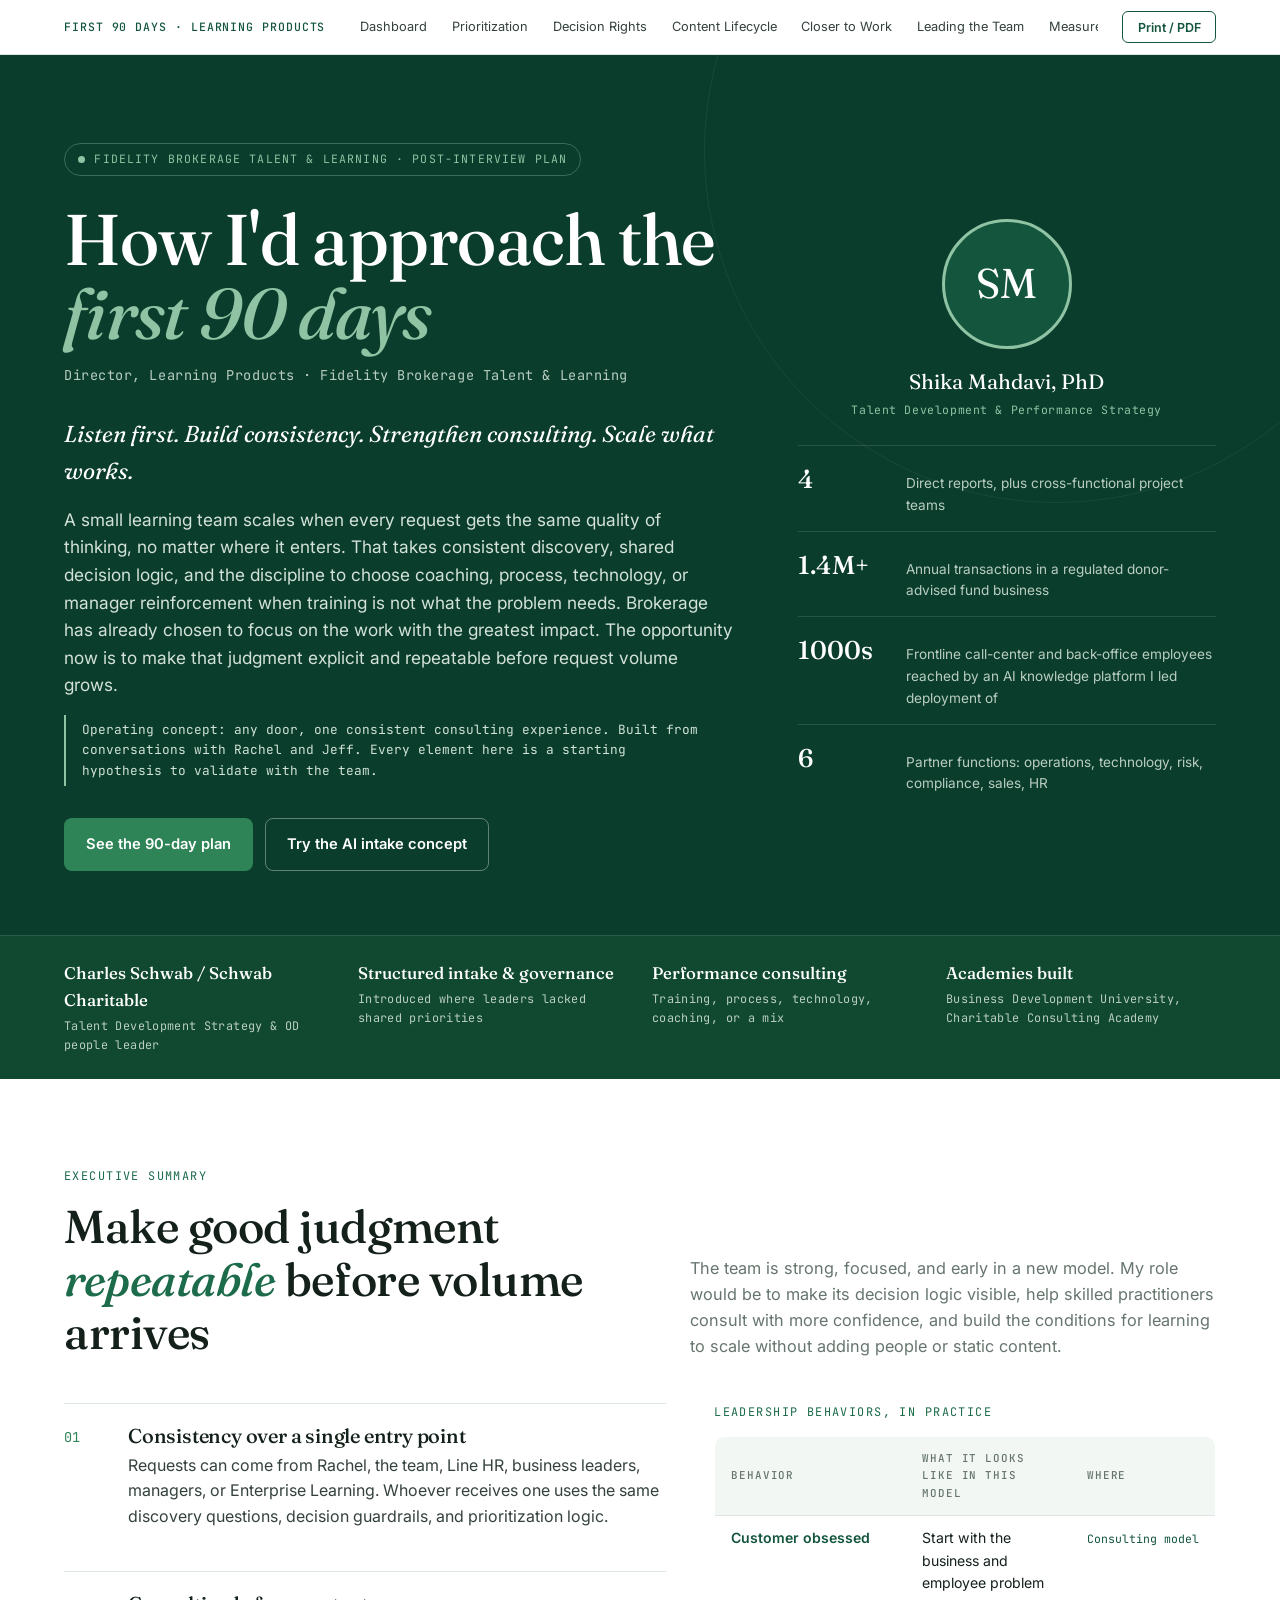
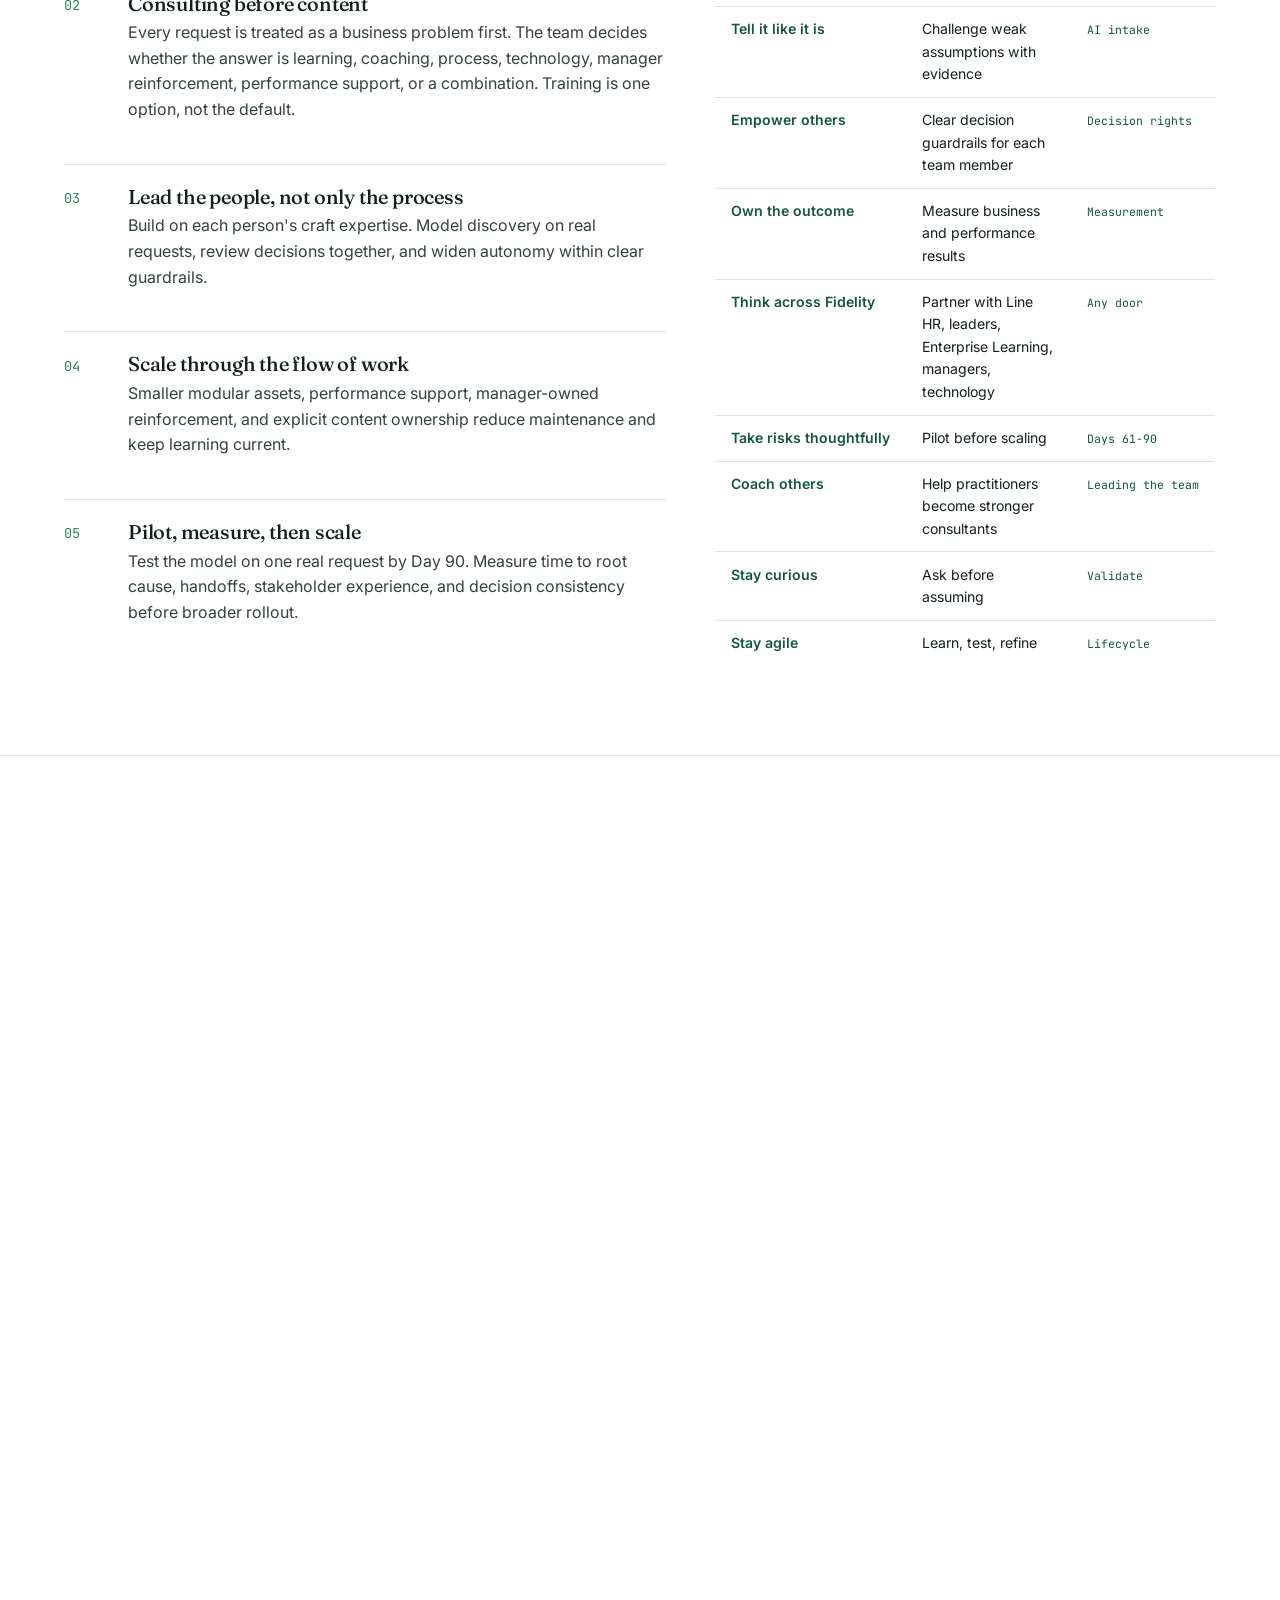
<file: fidelity/Fidelity_DirLearningProducts_90DayPlan.html>
<!DOCTYPE html>
<html lang="en">
<head>
<meta charset="UTF-8">
<meta name="viewport" content="width=device-width, initial-scale=1">
<title>First 90 Days | Director, Learning Products | Shika Mahdavi, PhD</title>
</head>
<body>
<link rel="preconnect" href="https://fonts.googleapis.com">
<link rel="preconnect" href="https://fonts.gstatic.com" crossorigin>
<link href="https://fonts.googleapis.com/css2?family=Fraunces:ital,opsz,wght@0,9..144,400;0,9..144,500;0,9..144,600;1,9..144,400;1,9..144,500&family=Inter:wght@400;500;600;700&family=JetBrains+Mono:wght@400;500&display=swap" rel="stylesheet">
<style>
/* GHL compatibility fixes */
html, body { width: 100% !important; max-width: 100% !important; overflow-x: hidden !important; margin: 0; padding: 0; }
.block.bg-grid { background-image: none !important; }
.c-section, .c-wrapper, .c-row, .c-container { max-width: 100% !important; width: 100% !important; padding-left: 0 !important; padding-right: 0 !important; }

.fid-app {
  --g900: #0B3D2C; --g800: #10492F; --g700: #14563D; --g600: #1C6B4A; --g500: #2E8457; --g300: #8FC3A3; --g100: #E4EFE8; --g50: #F2F7F4;
  --ink: #14201A; --ink2: #34423B; --muted: #66756D; --line: #DCE5DF; --soft: #F7F9F8; --white: #FFFFFF;
  --amber: #8A5A00; --amber-bg: #FFF5E1; --amber-line: #F0D8A8;
  --rose: #8E2B2B; --rose-bg: #FBEDEC;
  --serif: 'Fraunces', Georgia, serif; --sans: 'Inter', system-ui, -apple-system, 'Segoe UI', sans-serif; --mono: 'JetBrains Mono', ui-monospace, Menlo, monospace;
  width: 100%; background: var(--white); color: var(--ink); font-family: var(--sans); font-size: 16px; line-height: 1.6; -webkit-font-smoothing: antialiased;
}
.fid-app *, .fid-app *::before, .fid-app *::after { box-sizing: border-box; }
.fid-app h1, .fid-app h2, .fid-app h3, .fid-app h4 { font-family: var(--serif); font-weight: 500; color: var(--ink); margin: 0; letter-spacing: -0.01em; line-height: 1.15; }
.fid-app p { margin: 0 0 1rem; }
.fid-app a { color: var(--g700); }
.fid-app button { font-family: var(--sans); cursor: pointer; }
.fid-app ul { margin: 0; padding-left: 1.1rem; }
.fid-app li { margin-bottom: .4rem; }

/* progress + nav */
.fid-progress { position: fixed; top: 0; left: 0; height: 3px; width: 0; background: var(--g500); z-index: 60; transition: width .1s linear; }
.fid-nav { position: sticky; top: 0; z-index: 50; background: rgba(255,255,255,.96); backdrop-filter: blur(8px); border-bottom: 1px solid var(--line); width: 100%; }
.fid-nav-inner { display: flex; align-items: center; gap: 1.5rem; padding: .7rem 5vw; width: 100%; }
.fid-brand { font-family: var(--mono); font-size: .72rem; letter-spacing: .08em; text-transform: uppercase; color: var(--g700); white-space: nowrap; font-weight: 500; }
.fid-links { display: flex; gap: .25rem; overflow-x: auto; scrollbar-width: none; flex: 1; }
.fid-links::-webkit-scrollbar { display: none; }
.fid-links a { font-size: .8rem; color: var(--ink2); text-decoration: none; padding: .35rem .65rem; border-radius: 999px; white-space: nowrap; transition: background .2s, color .2s; }
.fid-links a:hover { background: var(--g50); color: var(--g700); }
.fid-links a.active { background: var(--g700); color: #fff; }
.fid-print-btn { border: 1px solid var(--g700); background: #fff; color: var(--g700); font-size: .78rem; font-weight: 600; padding: .45rem .9rem; border-radius: 6px; white-space: nowrap; }
.fid-print-btn:hover { background: var(--g700); color: #fff; }

/* sections */
.ml-section { padding: 5.5rem 5vw; width: 100%; border-bottom: 1px solid var(--line); }
.ml-section.alt { background: var(--soft); }
.ml-section.dark { background: var(--g900); color: #E7F0EA; }
.ml-section.dark h2, .ml-section.dark h3 { color: #fff; }
.ml-section-inner { width: 100%; }
.kicker { font-family: var(--mono); font-size: .74rem; letter-spacing: .12em; text-transform: uppercase; color: var(--g600); margin-bottom: .9rem; display: block; }
.dark .kicker { color: var(--g300); }
.sec-head { display: grid; grid-template-columns: minmax(0, 1.1fr) minmax(0, 1fr); gap: 3rem; align-items: end; margin-bottom: 2.75rem; }
.sec-head h2 { font-size: clamp(2rem, 3.6vw, 3rem); }
.sec-head h2 em { font-style: italic; color: var(--g600); }
.dark .sec-head h2 em { color: var(--g300); }
.sec-head p { color: var(--muted); max-width: 640px; margin: 0; font-size: 1.02rem; }
.dark .sec-head p { color: #B9CEC1; }
.lede { font-size: 1.1rem; color: var(--ink2); max-width: 760px; }
.bh { display: inline-flex; align-items: center; gap: .45rem; font-family: var(--mono); font-size: .7rem; letter-spacing: .04em; color: var(--g700); background: var(--g50); border: 1px solid var(--g100); padding: .3rem .65rem; border-radius: 999px; margin: 0 .4rem .4rem 0; }
.bh::before { content: ""; width: 6px; height: 6px; border-radius: 50%; background: var(--g500); }
.dark .bh { background: rgba(255,255,255,.06); border-color: rgba(255,255,255,.14); color: #CFE3D6; }
.label-demo { display: inline-block; font-family: var(--mono); font-size: .7rem; letter-spacing: .06em; text-transform: uppercase; background: var(--amber-bg); color: var(--amber); border: 1px solid var(--amber-line); padding: .3rem .65rem; border-radius: 4px; }
.label-hyp { display: inline-block; font-family: var(--mono); font-size: .7rem; letter-spacing: .06em; text-transform: uppercase; background: var(--g50); color: var(--g700); border: 1px dashed var(--g500); padding: .3rem .65rem; border-radius: 4px; }

/* reveal */
.reveal { opacity: 0; transform: translateY(18px); transition: opacity .7s ease, transform .7s ease; }
.reveal.in { opacity: 1; transform: none; }

/* hero */
.ml-hero { background: var(--g900); color: #E7F0EA; width: 100%; position: relative; overflow: hidden; }
.ml-hero::after { content: ""; position: absolute; right: -10vw; top: -20vw; width: 55vw; height: 55vw; border-radius: 50%; border: 1px solid rgba(255,255,255,.06); pointer-events: none; }
.ml-hero-inner { width: 100%; padding: 5.5rem 5vw 4rem; display: grid; grid-template-columns: minmax(0, 1.6fr) minmax(0, 1fr); gap: 4rem; align-items: center; position: relative; z-index: 1; }
.hero-badge { display: inline-flex; gap: .6rem; align-items: center; font-family: var(--mono); font-size: .72rem; letter-spacing: .1em; text-transform: uppercase; color: var(--g300); border: 1px solid rgba(143,195,163,.35); padding: .4rem .8rem; border-radius: 999px; margin-bottom: 1.6rem; }
.hero-badge span { width: 7px; height: 7px; border-radius: 50%; background: var(--g300); }
.ml-hero h1 { color: #fff; font-size: clamp(2.6rem, 5.6vw, 4.6rem); line-height: 1.04; margin-bottom: .9rem; }
.ml-hero h1 em { font-style: italic; color: var(--g300); }
.hero-role { font-family: var(--mono); font-size: .85rem; color: #B9CEC1; letter-spacing: .04em; margin-bottom: 1.8rem; }
.hero-sub { font-family: var(--serif); font-size: clamp(1.15rem, 1.8vw, 1.45rem); color: #fff; margin-bottom: 1.4rem; font-style: italic; }
.hero-lede { font-size: 1.08rem; color: #D3E2D9; max-width: 700px; margin-bottom: 1.6rem; }
.hero-callout { font-family: var(--mono); font-size: .8rem; color: #CFE3D6; border-left: 2px solid var(--g300); padding: .3rem 0 .3rem 1rem; margin-bottom: 2rem; max-width: 640px; }
.hero-ctas { display: flex; flex-wrap: wrap; gap: .8rem; }
.btn { display: inline-flex; align-items: center; gap: .5rem; font-weight: 600; font-size: .92rem; padding: .85rem 1.3rem; border-radius: 8px; text-decoration: none; border: 1px solid transparent; transition: transform .2s, box-shadow .2s, background .2s; }
.btn:hover { transform: translateY(-2px); box-shadow: 0 8px 20px rgba(0,0,0,.14); }
.btn-solid { background: var(--g500); color: #fff !important; }
.btn-solid:hover { background: var(--g600); }
.btn-ghost { background: transparent; color: #fff !important; border-color: rgba(255,255,255,.35); }
.btn-dark { background: var(--g700); color: #fff !important; }
.btn-line { background: #fff; color: var(--g700) !important; border-color: var(--g700); }
.hero-side { display: flex; flex-direction: column; align-items: center; text-align: center; }
.hero-photo { width: 130px; height: 130px; border-radius: 50%; object-fit: cover; object-position: center top; border: 3px solid var(--g300); display: flex; align-items: center; justify-content: center; background: var(--g700); font-family: var(--serif); font-size: 2.6rem; color: #fff; }
.hero-name { font-family: var(--serif); font-size: 1.3rem; color: #fff; margin-top: 1rem; }
.hero-title-mono { font-family: var(--mono); font-size: .72rem; color: var(--g300); letter-spacing: .05em; margin-top: .2rem; margin-bottom: 1.6rem; }
.hero-stats { width: 100%; display: grid; gap: .9rem; text-align: left; }
.hero-stat { border-top: 1px solid rgba(255,255,255,.12); padding-top: .8rem; display: grid; grid-template-columns: 92px 1fr; gap: 1rem; align-items: baseline; }
.hero-stat b { font-family: var(--serif); font-size: 1.6rem; color: #fff; font-weight: 500; }
.hero-stat span { font-size: .85rem; color: #B9CEC1; }
.ml-hero-strip { padding: 1.5rem 5vw; width: 100%; display: grid; grid-template-columns: repeat(4, minmax(0,1fr)); gap: 1.5rem; border-top: 1px solid rgba(255,255,255,.1); background: var(--g800); position: relative; z-index: 1; }
.strip-cell { font-family: var(--mono); font-size: .74rem; color: #B9CEC1; letter-spacing: .03em; }
.strip-cell b { display: block; font-family: var(--serif); font-size: 1.05rem; color: #fff; font-weight: 500; letter-spacing: 0; margin-bottom: .2rem; }

/* exec summary */
.exec-grid { display: grid; grid-template-columns: minmax(0,1.2fr) minmax(0,1fr); gap: 3rem; }
.exec-points { counter-reset: ep; display: grid; gap: 0; }
.exec-point { display: grid; grid-template-columns: 48px 1fr; gap: 1rem; padding: 1.25rem 0; border-top: 1px solid var(--line); }
.exec-point::before { counter-increment: ep; content: "0" counter(ep); font-family: var(--mono); color: var(--g500); font-size: .85rem; padding-top: .2rem; }
.exec-point h3 { font-size: 1.25rem; margin-bottom: .35rem; }
.exec-point p { color: var(--ink2); margin: 0; }
.behavior-table { width: 100%; border-collapse: collapse; font-size: .88rem; background: #fff; border: 1px solid var(--line); border-radius: 10px; overflow: hidden; }
.behavior-table th { font-family: var(--mono); font-size: .68rem; text-transform: uppercase; letter-spacing: .08em; color: var(--muted); text-align: left; padding: .8rem 1rem; background: var(--g50); border-bottom: 1px solid var(--line); font-weight: 500; }
.behavior-table td { padding: .7rem 1rem; border-bottom: 1px solid var(--line); vertical-align: top; }
.behavior-table tr:last-child td { border-bottom: none; }
.behavior-table td:first-child { font-weight: 600; color: var(--g700); white-space: nowrap; }
.behavior-table a { font-family: var(--mono); font-size: .72rem; text-decoration: none; white-space: nowrap; }
.behavior-table tr { transition: background .15s; }
.behavior-table tbody tr:hover { background: var(--g50); }

/* tabs */
.tabbar { display: flex; flex-wrap: wrap; gap: .5rem; margin-bottom: 1.6rem; }
.tabbar button { border: 1px solid var(--line); background: #fff; color: var(--ink2); padding: .6rem 1.1rem; border-radius: 8px; font-size: .9rem; font-weight: 500; transition: all .2s; }
.tabbar button:hover { border-color: var(--g500); color: var(--g700); }
.tabbar button.on { background: var(--g700); border-color: var(--g700); color: #fff; }
.dark .tabbar button { background: transparent; color: #CFE3D6; border-color: rgba(255,255,255,.2); }
.dark .tabbar button.on { background: var(--g300); color: var(--g900); border-color: var(--g300); }
[data-panel] { display: none; }
[data-panel].on { display: block; animation: fadeUp .4s ease; }
@keyframes fadeUp { from { opacity: 0; transform: translateY(8px); } to { opacity: 1; transform: none; } }

/* heard */
.heard-voices { display: grid; grid-template-columns: minmax(0,1fr); gap: 1rem; }
.voice-card { background: #fff; border: 1px solid var(--line); border-radius: 12px; padding: 2rem; display: grid; grid-template-columns: minmax(0, 1fr) minmax(0, 1fr); gap: 2.5rem; }
.voice-card h3 { font-size: 1.5rem; margin-bottom: .8rem; }
.voice-card .quote { font-family: var(--serif); font-style: italic; font-size: 1.25rem; color: var(--g700); border-left: 3px solid var(--g500); padding-left: 1rem; margin-bottom: 1rem; }
.voice-card ul li { color: var(--ink2); }
.filter-row { display: flex; flex-wrap: wrap; gap: .5rem; align-items: center; margin: 2.5rem 0 1.2rem; }
.filter-row .fl { font-family: var(--mono); font-size: .72rem; color: var(--muted); text-transform: uppercase; letter-spacing: .08em; margin-right: .5rem; }
.chip-btn { border: 1px solid var(--line); background: #fff; border-radius: 999px; padding: .4rem .9rem; font-size: .82rem; color: var(--ink2); }
.chip-btn.on { background: var(--g700); color: #fff; border-color: var(--g700); }
.theme-grid { display: grid; grid-template-columns: repeat(auto-fill, minmax(280px, 1fr)); gap: 1rem; }
.theme-card { background: #fff; border: 1px solid var(--line); border-radius: 10px; padding: 1.25rem 1.3rem; cursor: pointer; transition: border-color .2s, box-shadow .2s, transform .2s; position: relative; }
.theme-card:hover { border-color: var(--g500); box-shadow: 0 6px 18px rgba(20,86,61,.08); transform: translateY(-2px); }
.theme-card .src { font-family: var(--mono); font-size: .66rem; text-transform: uppercase; letter-spacing: .08em; color: var(--g600); }
.theme-card h4 { font-family: var(--sans); font-size: 1rem; font-weight: 600; margin: .35rem 0 .3rem; }
.theme-card .heard { font-size: .88rem; color: var(--ink2); margin: 0; }
.theme-card .means { display: none; font-size: .88rem; color: var(--g800); background: var(--g50); border-radius: 6px; padding: .7rem .8rem; margin-top: .8rem; }
.theme-card .means b { font-family: var(--mono); font-size: .66rem; letter-spacing: .08em; text-transform: uppercase; display: block; color: var(--g600); margin-bottom: .2rem; font-weight: 500; }
.theme-card.open .means { display: block; }
.theme-card .plus { position: absolute; right: 1rem; top: 1rem; font-family: var(--mono); color: var(--g500); transition: transform .2s; }
.theme-card.open .plus { transform: rotate(45deg); }
.theme-card.hide { display: none; }

/* validate */
.val-top { display: flex; flex-wrap: wrap; align-items: center; justify-content: space-between; gap: 1rem; margin-bottom: 1.2rem; }
.val-meter { flex: 1; min-width: 240px; max-width: 420px; }
.val-meter-bar { height: 8px; background: var(--line); border-radius: 999px; overflow: hidden; margin-top: .4rem; }
.val-meter-bar i { display: block; height: 100%; width: 0; background: var(--g500); transition: width .3s; }
.val-meter small { font-family: var(--mono); font-size: .72rem; color: var(--muted); }
.acc { border: 1px solid var(--line); border-radius: 10px; background: #fff; overflow: hidden; }
.acc-item { border-bottom: 1px solid var(--line); }
.acc-item:last-child { border-bottom: none; }
.acc-head { display: grid; grid-template-columns: 28px 1fr auto; gap: .9rem; align-items: center; padding: 1rem 1.2rem; cursor: pointer; }
.acc-head:hover { background: var(--g50); }
.acc-head .t { font-weight: 600; font-size: .98rem; }
.acc-head .ar { font-family: var(--mono); color: var(--g500); transition: transform .2s; }
.acc-item.open .acc-head .ar { transform: rotate(90deg); }
.acc-body { display: none; padding: 0 1.2rem 1.2rem 3.9rem; color: var(--ink2); font-size: .93rem; }
.acc-item.open .acc-body { display: grid; grid-template-columns: 1fr 1fr; gap: 1.5rem; }
.acc-body b { font-family: var(--mono); font-size: .68rem; text-transform: uppercase; letter-spacing: .08em; color: var(--g600); display: block; margin-bottom: .2rem; font-weight: 500; }
.chk { width: 22px; height: 22px; border-radius: 5px; border: 1.5px solid var(--g500); display: flex; align-items: center; justify-content: center; background: #fff; color: transparent; font-size: .8rem; padding: 0; }
.chk.on { background: var(--g600); color: #fff; border-color: var(--g600); }
.acc-item.done .t { color: var(--muted); text-decoration: line-through; text-decoration-color: var(--g300); }

/* 90 day plan */
.plan-head { text-align: left; margin-bottom: 2.5rem; }
.plan-head h2 { font-size: clamp(2.1rem, 4vw, 3.2rem); }
.plan-head .role { font-family: var(--mono); font-size: .8rem; color: var(--muted); margin-top: .6rem; }
.plan-head .sub { font-family: var(--serif); font-style: italic; font-size: 1.3rem; color: var(--g700); margin-top: .9rem; }
.phase-tabs { display: grid; grid-template-columns: repeat(3, minmax(0,1fr)); gap: 1rem; margin-bottom: 1.5rem; }
.phase-tab { text-align: left; border: 1px solid var(--line); background: #fff; border-radius: 12px; padding: 1.2rem 1.3rem; transition: all .2s; }
.phase-tab .d { font-family: var(--mono); font-size: .72rem; color: var(--muted); letter-spacing: .06em; }
.phase-tab .n { font-family: var(--serif); font-size: 1.35rem; color: var(--ink); display: block; margin-top: .2rem; }
.phase-tab .bar { height: 3px; background: var(--line); border-radius: 3px; margin-top: .9rem; overflow: hidden; }
.phase-tab .bar i { display: block; height: 100%; background: var(--g500); width: 0; transition: width .5s; }
.phase-tab.on { border-color: var(--g700); box-shadow: 0 8px 22px rgba(20,86,61,.1); }
.phase-tab.on .bar i { width: 100%; }
.phase-body { background: #fff; border: 1px solid var(--line); border-radius: 12px; padding: 2.2rem; display: grid; grid-template-columns: minmax(0,1.4fr) minmax(0,1fr); gap: 3rem; }
.phase-body h3 { font-size: 1.6rem; margin-bottom: .4rem; }
.phase-body .intent { color: var(--ink2); margin-bottom: 1.3rem; }
.phase-body h4 { font-family: var(--mono); font-size: .72rem; letter-spacing: .1em; text-transform: uppercase; color: var(--g600); margin: 1.3rem 0 .7rem; font-weight: 500; }
.obj-list { columns: 2; column-gap: 2rem; padding-left: 1rem; }
.obj-list li { break-inside: avoid; font-size: .93rem; color: var(--ink2); }
.deliv { background: var(--g50); border-radius: 10px; padding: 1.5rem; }
.deliv ol { padding-left: 1.2rem; margin: 0; }
.deliv li { font-size: .93rem; margin-bottom: .55rem; }
.deliv li::marker { font-family: var(--mono); color: var(--g500); }

/* consulting flow */
.flow-wrap { display: grid; grid-template-columns: minmax(0, 340px) minmax(0, 1fr); gap: 3rem; align-items: start; }
.flow { display: flex; flex-direction: column; align-items: stretch; }
.flow-step { border: 1px solid var(--line); background: #fff; border-radius: 10px; padding: .75rem 1rem; text-align: left; display: flex; gap: .8rem; align-items: center; font-size: .92rem; font-weight: 500; color: var(--ink); transition: all .2s; width: 100%; }
.flow-step .num { font-family: var(--mono); font-size: .7rem; color: var(--g500); width: 22px; flex-shrink: 0; }
.flow-step:hover { border-color: var(--g500); }
.flow-step.on { background: var(--g700); color: #fff; border-color: var(--g700); }
.flow-step.on .num { color: var(--g300); }
.flow-step.key { border-style: dashed; border-color: var(--g500); }
.flow-arrow { text-align: center; color: var(--g300); font-size: .8rem; line-height: 1; padding: .25rem 0; }
.flow-detail { position: sticky; top: 90px; background: #fff; border: 1px solid var(--line); border-radius: 12px; padding: 2rem; min-height: 360px; }
.flow-detail h3 { font-size: 1.7rem; margin: .3rem 0 .8rem; }
.flow-detail .qs { background: var(--g50); border-radius: 8px; padding: 1rem 1.2rem; margin: 1rem 0; }
.flow-detail .qs b, .flow-detail .guard b { font-family: var(--mono); font-size: .68rem; text-transform: uppercase; letter-spacing: .08em; color: var(--g600); display: block; margin-bottom: .4rem; font-weight: 500; }
.flow-detail .guard { border-left: 3px solid var(--g500); padding: .3rem 0 .3rem 1rem; color: var(--ink2); font-size: .93rem; }
.not-default { display: flex; gap: 1rem; align-items: center; background: var(--g900); color: #fff; border-radius: 10px; padding: 1.1rem 1.4rem; margin-top: 2rem; }
.not-default b { font-family: var(--serif); font-size: 1.35rem; font-weight: 500; }
.not-default span { color: #B9CEC1; font-size: .92rem; }
.iv-chips { display: flex; flex-wrap: wrap; gap: .5rem; margin: 1rem 0; }
.iv-chip { border: 1px solid var(--g500); color: var(--g700); background: #fff; border-radius: 999px; padding: .45rem .9rem; font-size: .85rem; font-weight: 500; }
.iv-chip.on { background: var(--g600); color: #fff; }
.iv-desc { font-size: .93rem; color: var(--ink2); min-height: 3rem; }

/* any door */
.door-wrap { display: grid; grid-template-columns: minmax(0, 260px) 60px minmax(0, 1fr) 60px minmax(0, 300px); align-items: center; gap: 0; }
.doors { display: grid; gap: .6rem; }
.door { border: 1px solid rgba(255,255,255,.18); background: rgba(255,255,255,.04); color: #E7F0EA; border-radius: 10px; padding: .85rem 1rem; text-align: left; font-size: .92rem; font-weight: 500; display: flex; justify-content: space-between; align-items: center; transition: all .25s; }
.door small { font-family: var(--mono); font-size: .66rem; color: #9DB8A8; }
.door:hover { border-color: var(--g300); }
.door.on { background: var(--g300); color: var(--g900); border-color: var(--g300); }
.door.on small { color: var(--g800); }
.door-lines { height: 100%; display: flex; align-items: center; justify-content: center; }
.door-lines svg { width: 100%; height: 340px; }
.door-lines path { stroke: rgba(143,195,163,.35); stroke-width: 1.5; fill: none; transition: stroke .3s; }
.door-lines path.on { stroke: var(--g300); stroke-width: 2.5; }
.engine { border: 1px solid rgba(143,195,163,.4); border-radius: 14px; padding: 1.4rem; background: rgba(255,255,255,.03); }
.engine-title { font-family: var(--mono); font-size: .7rem; letter-spacing: .1em; text-transform: uppercase; color: var(--g300); margin-bottom: .9rem; }
.engine-step { background: rgba(255,255,255,.06); border-radius: 8px; padding: .75rem 1rem; margin-bottom: .55rem; font-size: .93rem; color: #fff; display: flex; justify-content: space-between; gap: 1rem; transition: background .3s; }
.engine-step small { font-family: var(--mono); color: #9DB8A8; font-size: .66rem; text-align: right; }
.engine-step.pulse { background: rgba(143,195,163,.25); }
.outcome-box { background: #fff; color: var(--ink); border-radius: 14px; padding: 1.4rem; }
.outcome-box h4 { font-family: var(--sans); font-size: 1rem; font-weight: 600; margin-bottom: .5rem; }
.outcome-box p { font-size: .9rem; color: var(--ink2); }
.outcome-box .tag { font-family: var(--mono); font-size: .66rem; color: var(--g600); text-transform: uppercase; letter-spacing: .08em; }
.consist { display: grid; grid-template-columns: 1fr 1fr; gap: 1.5rem; margin-top: 3rem; }
.consist > div { border-radius: 12px; padding: 1.5rem; }
.consist .before { border: 1px solid rgba(255,255,255,.15); }
.consist .after { background: rgba(143,195,163,.12); border: 1px solid rgba(143,195,163,.4); }
.consist h4 { font-family: var(--mono); font-size: .72rem; letter-spacing: .1em; text-transform: uppercase; color: var(--g300); margin-bottom: .8rem; font-weight: 500; }
.consist p, .consist li { color: #D3E2D9; font-size: .93rem; }

/* prototype */
.notice { display: flex; gap: .8rem; align-items: flex-start; background: var(--amber-bg); border: 1px solid var(--amber-line); color: var(--amber); padding: 1rem 1.2rem; border-radius: 10px; font-size: .92rem; margin-bottom: 1.8rem; }
.notice b { font-family: var(--mono); font-size: .7rem; letter-spacing: .08em; text-transform: uppercase; display: block; }
.notice .ic { font-family: var(--mono); font-weight: 700; border: 1.5px solid var(--amber); border-radius: 50%; width: 22px; height: 22px; display: flex; align-items: center; justify-content: center; flex-shrink: 0; font-size: .75rem; }
.proto { display: grid; grid-template-columns: minmax(0, 1fr) minmax(0, 1.15fr); gap: 1.5rem; align-items: start; }
.panel { background: #fff; border: 1px solid var(--line); border-radius: 14px; overflow: hidden; }
.panel-head { display: flex; justify-content: space-between; align-items: center; gap: 1rem; padding: 1rem 1.3rem; border-bottom: 1px solid var(--line); background: var(--g50); }
.panel-head .pt { font-family: var(--mono); font-size: .72rem; letter-spacing: .08em; text-transform: uppercase; color: var(--g700); font-weight: 500; }
.panel-body { padding: 1.4rem 1.3rem; }
.fld { margin-bottom: 1.1rem; }
.fld label, .fld .lbl { display: block; font-size: .85rem; font-weight: 600; margin-bottom: .45rem; color: var(--ink); }
.fld textarea, .fld input[type=text], .fld select { width: 100%; font-family: var(--sans); font-size: .93rem; padding: .7rem .8rem; border: 1px solid var(--line); border-radius: 8px; background: #fff; color: var(--ink); }
.fld textarea { min-height: 84px; resize: vertical; }
.fld textarea:focus, .fld input:focus, .fld select:focus { outline: 2px solid var(--g300); border-color: var(--g500); }
.ex-row { display: flex; flex-wrap: wrap; gap: .5rem; margin-bottom: 1.1rem; }
.ex-btn { border: 1px dashed var(--g500); background: var(--g50); color: var(--g700); border-radius: 8px; padding: .5rem .8rem; font-size: .82rem; font-weight: 500; text-align: left; }
.ex-btn:hover { background: var(--g100); }
.opt-grid { display: grid; grid-template-columns: 1fr 1fr; gap: .45rem; }
.opt { display: flex; gap: .55rem; align-items: center; border: 1px solid var(--line); border-radius: 8px; padding: .55rem .7rem; font-size: .88rem; cursor: pointer; transition: border-color .15s, background .15s; }
.opt:hover { border-color: var(--g500); }
.opt input { accent-color: var(--g600); margin: 0; }
.opt.sel { border-color: var(--g600); background: var(--g50); }
.steps-dots { display: flex; gap: .3rem; }
.steps-dots i { width: 22px; height: 4px; border-radius: 2px; background: var(--line); display: block; }
.steps-dots i.done { background: var(--g500); }
.steps-dots i.cur { background: var(--g700); }
.qstep { display: none; }
.qstep.on { display: block; animation: fadeUp .3s ease; }
.qnum { font-family: var(--mono); font-size: .7rem; color: var(--g600); letter-spacing: .08em; }
.qtitle { font-family: var(--serif); font-size: 1.3rem; margin: .2rem 0 .3rem; }
.qwhy { font-size: .84rem; color: var(--muted); margin-bottom: 1rem; }
.nav-row { display: flex; justify-content: space-between; gap: .6rem; margin-top: 1.2rem; flex-wrap: wrap; }
.pbtn { border: 1px solid var(--g700); background: var(--g700); color: #fff; padding: .65rem 1.1rem; border-radius: 8px; font-size: .88rem; font-weight: 600; }
.pbtn:hover { background: var(--g800); }
.pbtn.sec { background: #fff; color: var(--g700); }
.pbtn.sec:hover { background: var(--g50); }
.pbtn:disabled { opacity: .4; cursor: not-allowed; }
.pbtn.ghost { border-color: var(--line); background: #fff; color: var(--ink2); }
.loaded-note { font-size: .82rem; color: var(--g700); background: var(--g50); border-radius: 6px; padding: .5rem .7rem; margin-bottom: 1rem; display: none; }
.out-empty { text-align: center; padding: 3.5rem 1.5rem; color: var(--muted); }
.out-empty .big { font-family: var(--serif); font-size: 1.4rem; color: var(--ink); margin-bottom: .5rem; }
.thinking { display: none; padding: 3rem 1.5rem; text-align: center; color: var(--g700); font-family: var(--mono); font-size: .82rem; }
.thinking .dots i { display: inline-block; width: 7px; height: 7px; border-radius: 50%; background: var(--g500); margin: 0 3px; animation: blink 1s infinite; }
.thinking .dots i:nth-child(2) { animation-delay: .15s; } .thinking .dots i:nth-child(3) { animation-delay: .3s; }
@keyframes blink { 0%,100% { opacity: .2; } 50% { opacity: 1; } }
.dx { display: none; }
.dx-block { padding: 1rem 0; border-bottom: 1px solid var(--line); }
.dx-block:last-child { border-bottom: none; }
.dx-label { font-family: var(--mono); font-size: .68rem; letter-spacing: .08em; text-transform: uppercase; color: var(--muted); margin-bottom: .4rem; }
.dx-head { font-family: var(--serif); font-size: 1.45rem; color: var(--g800); line-height: 1.2; }
.dx-block ul { padding-left: 1.1rem; font-size: .92rem; color: var(--ink2); }
.dx-flag { font-size: .85rem; color: var(--amber); background: var(--amber-bg); border-radius: 6px; padding: .5rem .7rem; margin-bottom: .4rem; }
.dx-not { background: var(--rose-bg); border-radius: 8px; padding: .9rem 1rem; }
.dx-not .x { color: var(--rose); font-weight: 600; font-size: .95rem; }
.dx-not p { font-size: .88rem; color: var(--ink2); margin: .4rem 0 0; }
.conf { display: flex; align-items: center; gap: 1rem; flex-wrap: wrap; }
.conf-bars { display: flex; gap: 4px; }
.conf-bars i { width: 34px; height: 10px; border-radius: 3px; background: var(--line); display: block; }
.conf-bars.l1 i:nth-child(1), .conf-bars.l2 i:nth-child(-n+2), .conf-bars.l3 i { background: var(--g600); }
.conf-bars.l1 i:nth-child(1) { background: var(--amber); }
.conf-val { font-weight: 700; font-size: 1rem; }
.conf-why { font-size: .82rem; color: var(--muted); margin-top: .4rem; }
.human { display: flex; gap: .8rem; align-items: center; background: var(--g900); color: #fff; border-radius: 10px; padding: 1rem 1.2rem; margin-top: .6rem; }
.human b { font-size: .95rem; }
.human span { font-size: .82rem; color: #B9CEC1; display: block; }
.review-row { display: flex; flex-wrap: wrap; gap: .45rem; margin-top: .7rem; }
.review-log { font-size: .84rem; color: var(--g700); margin-top: .6rem; font-family: var(--mono); }
.route-note { font-family: var(--mono); font-size: .72rem; color: var(--g700); background: var(--g50); padding: .5rem .7rem; border-radius: 6px; }

/* dashboard */
.dash-controls { display: flex; flex-wrap: wrap; gap: 1rem; align-items: center; justify-content: space-between; margin-bottom: 1.5rem; }
.dash-controls select { font-family: var(--sans); font-size: .9rem; padding: .55rem .8rem; border-radius: 8px; border: 1px solid var(--line); }
.kpis { display: grid; grid-template-columns: repeat(5, minmax(0,1fr)); gap: 1rem; margin-bottom: 1.5rem; }
.kpi { background: #fff; border: 1px solid var(--line); border-radius: 12px; padding: 1.1rem 1.2rem; }
.kpi .k { font-family: var(--mono); font-size: .66rem; letter-spacing: .07em; text-transform: uppercase; color: var(--muted); }
.kpi .v { font-family: var(--serif); font-size: 2rem; color: var(--ink); line-height: 1.1; margin-top: .3rem; }
.kpi .s { font-size: .78rem; color: var(--muted); }
.dash-grid { display: grid; grid-template-columns: minmax(0,1fr) minmax(0,1fr); gap: 1.5rem; }
.chart-card { background: #fff; border: 1px solid var(--line); border-radius: 12px; padding: 1.4rem; }
.chart-card h4 { font-family: var(--sans); font-size: .98rem; font-weight: 600; margin-bottom: .2rem; }
.chart-card .cs { font-size: .8rem; color: var(--muted); margin-bottom: 1rem; }
.hbar { display: grid; grid-template-columns: 150px 1fr 40px; gap: .8rem; align-items: center; margin-bottom: .6rem; font-size: .85rem; cursor: default; }
.hbar .track { height: 14px; background: var(--g50); border-radius: 4px; overflow: hidden; }
.hbar .fill { height: 100%; border-radius: 4px; background: var(--g600); width: 0; transition: width .7s ease; }
.hbar .val { font-family: var(--mono); font-size: .8rem; text-align: right; color: var(--ink2); }
.hbar:hover .fill { background: var(--g800); }
.stack-row { display: grid; grid-template-columns: 150px 1fr 34px; gap: .8rem; align-items: center; margin-bottom: .55rem; font-size: .85rem; }
.stack { display: flex; height: 16px; border-radius: 4px; overflow: hidden; background: var(--g50); }
.stack span { height: 100%; transition: width .6s; border-right: 2px solid #fff; }
.stack span:last-child { border-right: none; }
.legend { display: flex; flex-wrap: wrap; gap: .9rem; margin-top: .9rem; font-size: .78rem; color: var(--ink2); }
.legend i { display: inline-block; width: 10px; height: 10px; border-radius: 2px; margin-right: .35rem; vertical-align: -1px; }
.compare { display: grid; grid-template-columns: 1fr 1fr; gap: 1rem; text-align: center; }
.compare .big { font-family: var(--serif); font-size: 2.6rem; line-height: 1; }
.compare small { font-size: .8rem; color: var(--muted); }
.theme-list { display: grid; gap: .5rem; }
.theme-row { display: grid; grid-template-columns: 1fr auto auto; gap: .8rem; align-items: center; font-size: .88rem; padding: .55rem .7rem; border: 1px solid var(--line); border-radius: 8px; }
.sig { font-family: var(--mono); font-size: .64rem; text-transform: uppercase; letter-spacing: .06em; padding: .2rem .5rem; border-radius: 4px; background: var(--g50); color: var(--g700); white-space: nowrap; }
.sig.mgr { background: #EAF1FB; color: #24508A; }
.sig.proc { background: var(--amber-bg); color: var(--amber); }
.sig.tech { background: #F1ECFA; color: #5B3E96; }
.theme-row .n { font-family: var(--mono); font-size: .8rem; }
.insights { display: grid; gap: .6rem; }
.insight { border-left: 3px solid var(--g500); padding: .3rem 0 .3rem .9rem; font-size: .9rem; color: var(--ink2); }
.insight b { color: var(--ink); }

/* prioritization */
.prio { display: grid; grid-template-columns: minmax(0, 1.35fr) minmax(0, 1fr); gap: 1.5rem; align-items: start; }
.req-tabs { display: flex; flex-wrap: wrap; gap: .5rem; margin-bottom: 1rem; }
.crit-table { width: 100%; border-collapse: collapse; font-size: .86rem; }
.crit-table th { font-family: var(--mono); font-size: .64rem; text-transform: uppercase; letter-spacing: .07em; color: var(--muted); text-align: left; padding: .5rem .4rem; border-bottom: 1px solid var(--line); font-weight: 500; }
.crit-table td { padding: .5rem .4rem; border-bottom: 1px solid var(--line); vertical-align: middle; }
.crit-table td.cn { font-weight: 500; }
.crit-table td.cn small { display: block; font-weight: 400; color: var(--muted); font-size: .74rem; }
.crit-table input[type=range] { width: 100%; accent-color: var(--g600); }
.crit-table input[type=number] { width: 54px; font-family: var(--mono); font-size: .8rem; padding: .3rem; border: 1px solid var(--line); border-radius: 5px; }
.crit-table .r { font-family: var(--mono); font-size: .8rem; width: 24px; text-align: center; }
.crit-table .ct { font-family: var(--mono); font-size: .8rem; text-align: right; width: 48px; color: var(--g700); }
.inv { font-family: var(--mono); font-size: .6rem; text-transform: uppercase; background: var(--amber-bg); color: var(--amber); padding: .1rem .35rem; border-radius: 3px; margin-left: .3rem; vertical-align: 1px; }
.score-card { background: var(--g900); color: #fff; border-radius: 14px; padding: 1.8rem; position: sticky; top: 90px; }
.score-big { font-family: var(--serif); font-size: 4rem; line-height: 1; }
.score-big small { font-size: 1.2rem; color: #9DB8A8; }
.score-card .sl { font-family: var(--mono); font-size: .7rem; color: var(--g300); text-transform: uppercase; letter-spacing: .1em; }
.rank-row { display: grid; grid-template-columns: 1fr 40px; gap: .6rem; align-items: center; font-size: .84rem; margin-top: .6rem; }
.rank-row .t { height: 8px; background: rgba(255,255,255,.1); border-radius: 4px; overflow: hidden; margin-top: .3rem; }
.rank-row .t i { display: block; height: 100%; background: var(--g300); transition: width .4s; }
.rank-row .v { font-family: var(--mono); text-align: right; }
.judgment { border-top: 1px solid rgba(255,255,255,.15); margin-top: 1.4rem; padding-top: 1.2rem; }
.judgment b { font-family: var(--serif); font-size: 1.2rem; font-weight: 500; display: block; margin-bottom: .5rem; }
.judgment li { font-size: .86rem; color: #CFE3D6; }
.formula { font-family: var(--mono); font-size: .72rem; color: #9DB8A8; margin-top: 1rem; line-height: 1.5; }

/* decision rights */
.dr-scroll { overflow-x: auto; border: 1px solid var(--line); border-radius: 12px; background: #fff; }
.dr { border-collapse: collapse; width: 100%; min-width: 1060px; font-size: .84rem; }
.dr th, .dr td { border-bottom: 1px solid var(--line); padding: .7rem .55rem; text-align: center; }
.dr thead th { font-family: var(--mono); font-size: .62rem; text-transform: uppercase; letter-spacing: .05em; color: var(--muted); font-weight: 500; vertical-align: bottom; cursor: pointer; background: var(--g50); line-height: 1.3; }
.dr thead th:first-child, .dr td:first-child { text-align: left; min-width: 230px; cursor: default; }
.dr thead th.hl, .dr td.hl { background: var(--g100); }
.dr thead th:hover { color: var(--g700); }
.dr td:first-child { font-weight: 500; }
.dr tbody tr { cursor: pointer; }
.dr tbody tr:hover td { background: var(--g50); }
.dr tbody tr.sel td { background: var(--g100); }
.dr td.esc { text-align: left; font-size: .78rem; color: var(--ink2); min-width: 220px; }
.code { display: inline-flex; width: 26px; height: 26px; border-radius: 6px; align-items: center; justify-content: center; font-family: var(--mono); font-size: .75rem; font-weight: 600; }
.code.D { background: var(--g700); color: #fff; }
.code.R { background: var(--g300); color: var(--g900); }
.code.C { background: #fff; border: 1.5px solid var(--g500); color: var(--g700); }
.code.I { background: var(--soft); color: var(--muted); border: 1px solid var(--line); }
.dr-legend { display: flex; flex-wrap: wrap; gap: 1.2rem; margin: 1rem 0; font-size: .84rem; align-items: center; }
.dr-detail { display: grid; grid-template-columns: 1fr 1fr; gap: 1.5rem; margin-top: 1.5rem; }
.dr-box { background: #fff; border: 1px solid var(--line); border-radius: 12px; padding: 1.4rem; }
.dr-box h4 { font-family: var(--sans); font-size: 1rem; font-weight: 600; margin-bottom: .6rem; }
.dr-box p, .dr-box li { font-size: .9rem; color: var(--ink2); }
.principle-strip { display: grid; grid-template-columns: repeat(3, minmax(0,1fr)); gap: 1rem; margin-top: 1.5rem; }
.principle-strip div { border-top: 2px solid var(--g500); padding-top: .8rem; font-size: .9rem; color: var(--ink2); }
.principle-strip b { display: block; color: var(--ink); margin-bottom: .2rem; }

/* lifecycle */
.lc-ring { display: grid; grid-template-columns: repeat(5, minmax(0,1fr)); gap: .8rem; margin-bottom: 1.5rem; position: relative; }
.lc-stage { background: #fff; border: 1px solid var(--line); border-radius: 12px; padding: 1.1rem; text-align: left; position: relative; transition: all .2s; }
.lc-stage .i { font-family: var(--mono); font-size: .7rem; color: var(--g500); }
.lc-stage .n { font-family: var(--serif); font-size: 1.4rem; display: block; color: var(--ink); }
.lc-stage .o { font-size: .78rem; color: var(--muted); }
.lc-stage::after { content: "\2192"; position: absolute; right: -.75rem; top: 50%; transform: translateY(-50%); color: var(--g500); font-size: 1rem; z-index: 2; background: var(--soft); }
.lc-stage:last-child::after { content: "\21BA"; }
.lc-stage.on { background: var(--g700); border-color: var(--g700); }
.lc-stage.on .n, .lc-stage.on .o { color: #fff; }
.lc-stage.on .i { color: var(--g300); }
.lc-detail { background: #fff; border: 1px solid var(--line); border-radius: 12px; padding: 1.8rem; display: grid; grid-template-columns: 1.2fr 1fr 1fr; gap: 2rem; }
.lc-detail h4 { font-family: var(--mono); font-size: .7rem; text-transform: uppercase; letter-spacing: .08em; color: var(--g600); margin-bottom: .6rem; font-weight: 500; }
.lc-detail p, .lc-detail li { font-size: .9rem; color: var(--ink2); }
.lc-principles { display: grid; grid-template-columns: repeat(2, minmax(0,1fr)); gap: 0 3rem; margin-top: 2rem; }
.lc-p { display: grid; grid-template-columns: 30px 1fr; gap: .6rem; padding: .75rem 0; border-top: 1px solid var(--line); font-size: .92rem; cursor: pointer; }
.lc-p .m { font-family: var(--mono); font-size: .72rem; color: var(--g500); padding-top: .15rem; }
.lc-p b { font-weight: 600; }
.lc-p .more { display: none; color: var(--muted); font-size: .86rem; margin-top: .3rem; }
.lc-p.open .more { display: block; }

/* manager embedded */
.situ { display: flex; flex-wrap: wrap; gap: .5rem; margin-bottom: 1.5rem; align-items: center; }
.spectrum { display: grid; grid-template-columns: repeat(11, minmax(0,1fr)); gap: .4rem; }
.mod { border: 1px solid var(--line); background: #fff; border-radius: 10px; padding: .8rem .6rem; font-size: .8rem; font-weight: 500; text-align: center; min-height: 86px; display: flex; flex-direction: column; justify-content: center; align-items: center; gap: .3rem; transition: all .25s; color: var(--ink2); }
.mod small { font-family: var(--mono); font-size: .58rem; color: var(--muted); text-transform: uppercase; letter-spacing: .05em; }
.mod.rec { background: var(--g700); color: #fff; border-color: var(--g700); transform: translateY(-4px); box-shadow: 0 8px 18px rgba(20,86,61,.18); }
.mod.rec small { color: var(--g300); }
.mod.dim { opacity: .45; }
.mod.sel { outline: 2px solid var(--g500); outline-offset: 2px; }
.spec-axis { display: flex; justify-content: space-between; font-family: var(--mono); font-size: .68rem; color: var(--muted); margin-top: .6rem; text-transform: uppercase; letter-spacing: .06em; }
.spec-axis span:nth-child(2) { flex: 1; text-align: center; border-bottom: 1px dashed var(--line); margin: 0 1rem .4rem; }
.mod-detail { display: grid; grid-template-columns: 1fr 1fr; gap: 1.5rem; margin-top: 1.5rem; }
.mod-detail > div { background: #fff; border: 1px solid var(--line); border-radius: 12px; padding: 1.4rem; }
.mod-detail h4 { font-family: var(--sans); font-size: 1rem; font-weight: 600; margin-bottom: .5rem; }
.mod-detail p { font-size: .9rem; color: var(--ink2); }
.formal-note { background: var(--g50); border: 1px solid var(--g100); border-radius: 10px; padding: 1rem 1.2rem; font-size: .92rem; color: var(--g800); margin-top: 1.5rem; }

/* team */
.team-steps { display: grid; grid-template-columns: repeat(5, minmax(0,1fr)); gap: .6rem; margin-bottom: 1.4rem; }
.team-step { background: transparent; border: 1px solid rgba(255,255,255,.18); color: #E7F0EA; border-radius: 10px; padding: 1rem; text-align: left; transition: all .2s; }
.team-step .i { font-family: var(--mono); font-size: .66rem; color: var(--g300); display: block; }
.team-step .n { font-family: var(--serif); font-size: 1.1rem; display: block; margin-top: .2rem; }
.team-step .au { height: 4px; background: rgba(255,255,255,.1); border-radius: 2px; margin-top: .8rem; overflow: hidden; }
.team-step .au i { display: block; height: 100%; background: var(--g300); }
.team-step.on { background: var(--g300); color: var(--g900); border-color: var(--g300); }
.team-step.on .i { color: var(--g800); }
.team-step.on .au { background: rgba(11,61,44,.15); }
.team-step.on .au i { background: var(--g800); }
.team-body { display: grid; grid-template-columns: repeat(3, minmax(0,1fr)); gap: 1.5rem; background: rgba(255,255,255,.04); border: 1px solid rgba(255,255,255,.12); border-radius: 12px; padding: 1.8rem; }
.team-body h4 { font-family: var(--mono); font-size: .7rem; text-transform: uppercase; letter-spacing: .08em; color: var(--g300); margin-bottom: .6rem; font-weight: 500; }
.team-body p, .team-body li { font-size: .92rem; color: #D3E2D9; }
.autonomy-label { font-family: var(--mono); font-size: .7rem; color: #9DB8A8; margin-bottom: .6rem; display: flex; justify-content: space-between; }
.fb-grid { display: grid; grid-template-columns: repeat(2, minmax(0,1fr)); gap: 1rem; margin-top: 2rem; }
.fb { border: 1px solid rgba(255,255,255,.14); border-radius: 10px; padding: 1.1rem 1.2rem; cursor: pointer; transition: border-color .2s; }
.fb:hover { border-color: var(--g300); }
.fb .q { font-weight: 600; color: #fff; display: flex; justify-content: space-between; gap: 1rem; }
.fb .q span { font-family: var(--mono); color: var(--g300); }
.fb .a { display: none; font-size: .9rem; color: #CFE3D6; margin-top: .6rem; }
.fb.open .a { display: block; }

/* measurement */
.levels { display: grid; grid-template-columns: repeat(4, minmax(0,1fr)); gap: .8rem; margin-bottom: 1.4rem; }
.lvl { background: #fff; border: 1px solid var(--line); border-radius: 12px; padding: 1.1rem; text-align: left; transition: all .2s; position: relative; }
.lvl .i { font-family: var(--mono); font-size: .7rem; color: var(--g500); }
.lvl .n { font-family: var(--serif); font-size: 1.15rem; display: block; color: var(--ink); margin-top: .2rem; }
.lvl.on { border-color: var(--g700); background: var(--g700); }
.lvl.on .n { color: #fff; } .lvl.on .i { color: var(--g300); }
.lvl-body { background: #fff; border: 1px solid var(--line); border-radius: 12px; padding: 1.8rem; display: grid; grid-template-columns: 1fr 1fr 1fr; gap: 2rem; }
.lvl-body h4 { font-family: var(--mono); font-size: .7rem; text-transform: uppercase; letter-spacing: .08em; color: var(--g600); margin-bottom: .6rem; font-weight: 500; }
.lvl-body p, .lvl-body li { font-size: .9rem; color: var(--ink2); }
.proof { display: grid; grid-template-columns: repeat(3, minmax(0,1fr)); gap: 1rem; margin-top: 2.5rem; }
.proof-card { border: 1px solid var(--line); border-radius: 12px; padding: 1.4rem; background: #fff; }
.proof-card .v { font-family: var(--serif); font-size: 2.6rem; color: var(--g700); line-height: 1; }
.proof-card .l { font-size: .9rem; color: var(--ink2); margin-top: .5rem; }
.proof-card .c { font-family: var(--mono); font-size: .66rem; color: var(--muted); margin-top: .6rem; text-transform: uppercase; letter-spacing: .05em; }

/* not change */
.nc-quote { font-family: var(--serif); font-size: clamp(1.25rem, 2.1vw, 1.7rem); line-height: 1.4; color: var(--ink); max-width: 980px; border-left: 3px solid var(--g500); padding-left: 1.5rem; margin-bottom: 2.5rem; }
.nc-grid { display: grid; grid-template-columns: repeat(4, minmax(0,1fr)); gap: 1rem; }
.nc { perspective: 900px; height: 190px; cursor: pointer; }
.nc-in { position: relative; width: 100%; height: 100%; transition: transform .6s; transform-style: preserve-3d; }
.nc.flip .nc-in { transform: rotateY(180deg); }
.nc-f, .nc-b { position: absolute; inset: 0; backface-visibility: hidden; -webkit-backface-visibility: hidden; border-radius: 12px; padding: 1.2rem; display: flex; flex-direction: column; justify-content: space-between; }
.nc-f { background: #fff; border: 1px solid var(--line); }
.nc-f .x { font-family: var(--mono); font-size: .66rem; color: var(--rose); text-transform: uppercase; letter-spacing: .08em; }
.nc-f p { font-weight: 600; font-size: 1rem; margin: 0; color: var(--ink); }
.nc-f small { font-family: var(--mono); font-size: .66rem; color: var(--muted); }
.nc-b { background: var(--g700); color: #fff; transform: rotateY(180deg); }
.nc-b .x { font-family: var(--mono); font-size: .66rem; color: var(--g300); text-transform: uppercase; letter-spacing: .08em; }
.nc-b p { font-size: .9rem; margin: 0; color: #E7F0EA; }

/* roadmap */
.rm-filter { display: flex; flex-wrap: wrap; gap: .5rem; margin-bottom: 1.4rem; }
.rm { display: grid; grid-template-columns: 220px repeat(3, minmax(0,1fr)); border: 1px solid var(--line); border-radius: 12px; overflow: hidden; background: #fff; }
.rm > div { padding: .75rem .9rem; border-bottom: 1px solid var(--line); font-size: .86rem; }
.rm .h { font-family: var(--mono); font-size: .66rem; text-transform: uppercase; letter-spacing: .08em; color: var(--muted); background: var(--g50); }
.rm .th { font-weight: 600; color: var(--ink); border-right: 1px solid var(--line); }
.rm .cell { border-right: 1px solid var(--line); color: var(--ink2); }
.rm .cell:nth-child(4n) { border-right: none; }
.rm .cell.act { background: var(--g50); }
.rm .cell.act::before { content: ""; display: block; width: 100%; height: 4px; border-radius: 2px; background: var(--g500); margin-bottom: .45rem; }
.rm .row-dim { opacity: .25; }

/* glance */
.glance { background: #fff; border: 1px solid var(--line); border-radius: 14px; padding: 2.4rem; }
.glance-head { display: flex; justify-content: space-between; align-items: flex-end; flex-wrap: wrap; gap: 1rem; border-bottom: 2px solid var(--g700); padding-bottom: 1rem; margin-bottom: 1.5rem; }
.glance-head h2 { font-size: 2rem; }
.glance-head .who { font-family: var(--mono); font-size: .74rem; color: var(--muted); text-align: right; }
.glance-grid { display: grid; grid-template-columns: repeat(4, minmax(0,1fr)); gap: 1.4rem 1.8rem; }
.glance-grid h4 { font-family: var(--mono); font-size: .68rem; text-transform: uppercase; letter-spacing: .08em; color: var(--g700); margin-bottom: .5rem; font-weight: 500; }
.glance-grid ul { padding-left: 1rem; }
.glance-grid li { font-size: .84rem; color: var(--ink2); margin-bottom: .25rem; line-height: 1.45; }
.glance-foot { margin-top: 1.5rem; padding-top: 1rem; border-top: 1px solid var(--line); display: flex; justify-content: space-between; flex-wrap: wrap; gap: .5rem; font-family: var(--mono); font-size: .7rem; color: var(--muted); }

/* closing */
.closing { display: grid; grid-template-columns: minmax(0,1.3fr) minmax(0,1fr); gap: 3rem; align-items: center; }
.closing .lead { font-family: var(--serif); font-size: clamp(1.6rem, 2.8vw, 2.3rem); line-height: 1.3; color: #fff; }
.closing .lead em { color: var(--g300); }
.contact-card { background: rgba(255,255,255,.05); border: 1px solid rgba(255,255,255,.14); border-radius: 14px; padding: 1.8rem; }
.contact-card .nm { font-family: var(--serif); font-size: 1.5rem; color: #fff; }
.contact-card .rl { font-family: var(--mono); font-size: .72rem; color: var(--g300); margin-bottom: 1.3rem; }
.contact-card .btns { display: grid; gap: .6rem; }
.contact-card .btn { justify-content: center; }
.fid-footer { padding: 1.6rem 5vw; font-family: var(--mono); font-size: .72rem; color: var(--muted); display: flex; justify-content: space-between; flex-wrap: wrap; gap: .5rem; text-transform: lowercase; width: 100%; }
.to-top { position: fixed; right: 1.4rem; bottom: 1.4rem; width: 44px; height: 44px; border-radius: 50%; background: var(--g700); color: #fff; border: none; font-size: 1.1rem; opacity: 0; pointer-events: none; transition: opacity .3s, transform .3s; z-index: 55; box-shadow: 0 6px 18px rgba(0,0,0,.18); }
.to-top.show { opacity: 1; pointer-events: auto; }
.to-top:hover { transform: translateY(-3px); }

/* responsive */
@media (max-width: 1080px) {
  .door-wrap { grid-template-columns: 1fr; gap: 1.2rem; }
  .door-lines { display: none; }
  .doors { grid-template-columns: repeat(3, minmax(0,1fr)); }
  .spectrum { grid-template-columns: repeat(4, minmax(0,1fr)); }
  .kpis { grid-template-columns: repeat(3, minmax(0,1fr)); }
  .nc-grid { grid-template-columns: repeat(2, minmax(0,1fr)); }
  .glance-grid { grid-template-columns: repeat(2, minmax(0,1fr)); }
}
@media (max-width: 900px) {
  .ml-section { padding: 4rem 5vw; }
  .ml-hero-inner, .sec-head, .exec-grid, .phase-body, .flow-wrap, .proto, .dash-grid, .prio, .closing, .voice-card, .dr-detail, .mod-detail, .consist { grid-template-columns: minmax(0,1fr); }
  .sec-head { gap: 1rem; }
  .ml-hero-strip { grid-template-columns: repeat(2, minmax(0,1fr)); }
  .obj-list { columns: 1; }
  .flow-detail, .score-card { position: static; }
  .lc-ring { grid-template-columns: repeat(5, minmax(120px,1fr)); overflow-x: auto; }
  .lc-detail, .lvl-body, .team-body { grid-template-columns: minmax(0,1fr); }
  .levels, .team-steps { grid-template-columns: repeat(2, minmax(0,1fr)); }
  .lc-principles, .fb-grid, .principle-strip, .proof { grid-template-columns: minmax(0,1fr); }
  .rm { grid-template-columns: 140px repeat(3, minmax(0,1fr)); font-size: .8rem; }
  .acc-item.open .acc-body { grid-template-columns: 1fr; padding-left: 1.2rem; }
}
@media (max-width: 600px) {
  .phase-tabs { grid-template-columns: minmax(0,1fr); }
  .doors { grid-template-columns: minmax(0,1fr); }
  .kpis { grid-template-columns: repeat(2, minmax(0,1fr)); }
  .spectrum { grid-template-columns: repeat(2, minmax(0,1fr)); }
  .nc-grid, .glance-grid { grid-template-columns: minmax(0,1fr); }
  .opt-grid { grid-template-columns: minmax(0,1fr); }
  .hbar, .stack-row { grid-template-columns: 105px 1fr 34px; font-size: .78rem; }
  .rm { display: block; }
  .rm > div.h { display: none; }
  .rm .th { border-right: none; background: var(--g50); }
  .rm .cell { border-right: none; }
  .rm .cell:not(.act) { display: none; }
  .fid-brand { display: none; }
  .glance { padding: 1.4rem; }
}

/* print */
@media print {
  @page { margin: 0.5in; }
  .fid-nav, .fid-progress, .to-top, .no-print, .hero-ctas, .ex-row, .nav-row, .review-row, .tabbar, .filter-row, .dash-controls select { display: none !important; }
  .reveal { opacity: 1 !important; transform: none !important; }
  .ml-section { padding: 1.4rem 0; page-break-inside: auto; border: none; }
  .ml-hero, .ml-section.dark { background: #fff !important; color: var(--ink) !important; }
  .ml-hero h1, .ml-hero .hero-sub, .dark h2, .dark h3, .hero-name, .closing .lead, .contact-card .nm { color: var(--ink) !important; }
  .hero-lede, .hero-callout, .dark p, .dark li, .team-body p, .team-body li, .consist p, .consist li, .strip-cell, .hero-stat span { color: var(--ink2) !important; }
  .ml-hero-strip { background: #fff !important; }
  [data-panel] { display: block !important; margin-bottom: 1rem; }
  .theme-card .means { display: block; }
  .acc-body { display: block !important; }
  * { -webkit-print-color-adjust: exact; print-color-adjust: exact; }
  body.print-glance .fid-app > *:not(#glance) { display: none !important; }
  body.print-glance #glance { padding: 0; border: none; }
  body.print-glance .glance { border: none; padding: 0; }
  body.print-glance .glance-grid li { font-size: 8.5pt; }
}
</style>

<div class="fid-app">
<div class="fid-progress" id="fidProgress"></div>

<nav class="fid-nav" aria-label="Section navigation">
  <div class="fid-nav-inner">
    <span class="fid-brand">First 90 Days · Learning Products</span>
    <div class="fid-links" id="fidLinks">
      <a href="#summary">Summary</a>
      <a href="#heard">What I Heard</a>
      <a href="#validate">Validate</a>
      <a href="#plan">30-60-90</a>
      <a href="#consulting">Consulting Model</a>
      <a href="#anydoor">Any Door</a>
      <a href="#prototype">AI Intake</a>
      <a href="#dashboard">Dashboard</a>
      <a href="#prioritize">Prioritization</a>
      <a href="#decisions">Decision Rights</a>
      <a href="#lifecycle">Content Lifecycle</a>
      <a href="#work">Closer to Work</a>
      <a href="#team">Leading the Team</a>
      <a href="#measure">Measurement</a>
      <a href="#notchange">Not Too Quickly</a>
      <a href="#roadmap">Roadmap</a>
      <a href="#glance">At a Glance</a>
    </div>
    <button class="fid-print-btn" onclick="window.print()">Print / PDF</button>
  </div>
</nav>

<!-- HERO -->
<header class="ml-hero" id="top">
  <div class="ml-hero-inner">
    <div>
      <div class="hero-badge"><span></span>Fidelity Brokerage Talent &amp; Learning · Post-interview plan</div>
      <h1>How I'd approach the <em>first 90 days</em></h1>
      <div class="hero-role">Director, Learning Products · Fidelity Brokerage Talent &amp; Learning</div>
      <p class="hero-sub">Listen first. Build consistency. Strengthen consulting. Scale what works.</p>
      <p class="hero-lede">A small learning team scales when every request gets the same quality of thinking, no matter where it enters. That takes consistent discovery, shared decision logic, and the discipline to choose coaching, process, technology, or manager reinforcement when training is not what the problem needs. Brokerage has already chosen to focus on the work with the greatest impact. The opportunity now is to make that judgment explicit and repeatable before request volume grows.</p>
      <div class="hero-callout">Operating concept: any door, one consistent consulting experience. Built from conversations with Rachel and Jeff. Every element here is a starting hypothesis to validate with the team.</div>
      <div class="hero-ctas">
        <a class="btn btn-solid" href="#plan">See the 90-day plan</a>
        <a class="btn btn-ghost" href="#prototype">Try the AI intake concept</a>
      </div>
    </div>
    <div class="hero-side">
      <!-- Headshot: replace this div with <img class="hero-photo" src="data:image/jpeg;base64,..." alt="Shika Mahdavi, PhD"> -->
      <div class="hero-photo" role="img" aria-label="Shika Mahdavi, PhD">SM</div>
      <div class="hero-name">Shika Mahdavi, PhD</div>
      <div class="hero-title-mono">Talent Development &amp; Performance Strategy</div>
      <div class="hero-stats">
        <div class="hero-stat"><b>4</b><span>Direct reports, plus cross-functional project teams</span></div>
        <div class="hero-stat"><b>1.4M+</b><span>Annual transactions in a regulated donor-advised fund business</span></div>
        <div class="hero-stat"><b>1000s</b><span>Frontline call-center and back-office employees reached by an AI knowledge platform I led deployment of</span></div>
        <div class="hero-stat"><b>6</b><span>Partner functions: operations, technology, risk, compliance, sales, HR</span></div>
      </div>
    </div>
  </div>
  <div class="ml-hero-strip">
    <div class="strip-cell"><b>Charles Schwab / Schwab Charitable</b>Talent Development Strategy &amp; OD people leader</div>
    <div class="strip-cell"><b>Structured intake &amp; governance</b>Introduced where leaders lacked shared priorities</div>
    <div class="strip-cell"><b>Performance consulting</b>Training, process, technology, coaching, or a mix</div>
    <div class="strip-cell"><b>Academies built</b>Business Development University, Charitable Consulting Academy</div>
  </div>
</header>

<!-- EXECUTIVE SUMMARY -->
<section class="ml-section reveal" id="summary">
  <div class="ml-section-inner">
    <div class="sec-head">
      <div><span class="kicker">Executive summary</span><h2>Make good judgment <em>repeatable</em> before volume arrives</h2></div>
      <p>The team is strong, focused, and early in a new model. My role would be to make its decision logic visible, help skilled practitioners consult with more confidence, and build the conditions for learning to scale without adding people or static content.</p>
    </div>
    <div class="exec-grid">
      <div class="exec-points">
        <div class="exec-point"><div><h3>Consistency over a single entry point</h3><p>Requests can come from Rachel, the team, Line HR, business leaders, managers, or Enterprise Learning. Whoever receives one uses the same discovery questions, decision guardrails, and prioritization logic.</p></div></div>
        <div class="exec-point"><div><h3>Consulting before content</h3><p>Every request is treated as a business problem first. The team decides whether the answer is learning, coaching, process, technology, manager reinforcement, performance support, or a combination. Training is one option, not the default.</p></div></div>
        <div class="exec-point"><div><h3>Lead the people, not only the process</h3><p>Build on each person's craft expertise. Model discovery on real requests, review decisions together, and widen autonomy within clear guardrails.</p></div></div>
        <div class="exec-point"><div><h3>Scale through the flow of work</h3><p>Smaller modular assets, performance support, manager-owned reinforcement, and explicit content ownership reduce maintenance and keep learning current.</p></div></div>
        <div class="exec-point"><div><h3>Pilot, measure, then scale</h3><p>Test the model on one real request by Day 90. Measure time to root cause, handoffs, stakeholder experience, and decision consistency before broader rollout.</p></div></div>
      </div>
      <div>
        <span class="kicker">Leadership behaviors, in practice</span>
        <table class="behavior-table">
          <thead><tr><th>Behavior</th><th>What it looks like in this model</th><th>Where</th></tr></thead>
          <tbody>
            <tr><td>Customer obsessed</td><td>Start with the business and employee problem</td><td><a href="#consulting">Consulting model</a></td></tr>
            <tr><td>Tell it like it is</td><td>Challenge weak assumptions with evidence</td><td><a href="#prototype">AI intake</a></td></tr>
            <tr><td>Empower others</td><td>Clear decision guardrails for each team member</td><td><a href="#decisions">Decision rights</a></td></tr>
            <tr><td>Own the outcome</td><td>Measure business and performance results</td><td><a href="#measure">Measurement</a></td></tr>
            <tr><td>Think across Fidelity</td><td>Partner with Line HR, leaders, Enterprise Learning, managers, technology</td><td><a href="#anydoor">Any door</a></td></tr>
            <tr><td>Take risks thoughtfully</td><td>Pilot before scaling</td><td><a href="#plan">Days 61-90</a></td></tr>
            <tr><td>Coach others</td><td>Help practitioners become stronger consultants</td><td><a href="#team">Leading the team</a></td></tr>
            <tr><td>Stay curious</td><td>Ask before assuming</td><td><a href="#validate">Validate</a></td></tr>
            <tr><td>Stay agile</td><td>Learn, test, refine</td><td><a href="#lifecycle">Lifecycle</a></td></tr>
          </tbody>
        </table>
      </div>
    </div>
  </div>
</section>

<!-- WHAT I HEARD -->
<section class="ml-section alt reveal" id="heard">
  <div class="ml-section-inner">
    <div class="sec-head">
      <div><span class="kicker">Executive diagnostic · 01</span><h2>What I <em>heard</em></h2></div>
      <p>Drawn only from my conversations with Rachel and Jeff. Select a theme to see what I take it to mean for the role.</p>
    </div>
    <div data-tabs>
      <div class="tabbar">
        <button data-tab="rachel" class="on">Rachel</button>
        <button data-tab="jeff">Jeff</button>
        <button data-tab="converge">Where they converge</button>
      </div>
      <div data-panel="rachel" class="on">
        <div class="voice-card">
          <div>
            <h3>A strong team that needs a different way of working</h3>
            <div class="quote">People can enter through any door. The experience once they enter should be consistent.</div>
            <p style="color:var(--muted);font-size:.9rem;margin:0">My paraphrase of Rachel's point on intake.</p>
          </div>
          <ul>
            <li>Small team, strong in traditional learning craft: an implementation specialist, a learning experience designer, and a learning experience architect.</li>
            <li>Move away from being order takers. Get to root cause faster and reduce unnecessary handoffs.</li>
            <li>Decide whether the real answer is training, coaching, process, technology, or something else.</li>
            <li>Avoid one person saying yes to everything while another says no to similar requests.</li>
            <li>Focus on the highest-impact priorities: AI, product management, Fidelity Digital Assets, the digital organization, and UX / user research adjacency.</li>
            <li>Still early in the model, not yet overwhelmed with requests. The right time to build the way of working.</li>
            <li>Interested in how AI might make intake faster and more structured.</li>
            <li>Needs someone who leads people, not only someone who builds a process.</li>
          </ul>
        </div>
      </div>
      <div data-panel="jeff">
        <div class="voice-card">
          <div>
            <h3>The model for learning is still being figured out</h3>
            <div class="quote">Common fundamentals, without one rigid model for every business.</div>
            <p style="color:var(--muted);font-size:.9rem;margin:0">My paraphrase of Jeff's view across Fidelity.</p>
          </div>
          <ul>
            <li>Scale learning and move away from facilitator-led training for everything.</li>
            <li>Embed learning in the flow of work and in manager practices.</li>
            <li>Design for how employees consume information today. Reduce static content that goes stale quickly.</li>
            <li>Leaders often learned in traditional ways and may expect workshops or modules.</li>
            <li>Brokerage is younger, built its talent and learning infrastructure from the ground up, can move faster, and uses fewer learning professionals.</li>
            <li>More emphasis on consulting with leaders and helping managers own part of the experience.</li>
            <li>Rachel's work lands because it is practical, makes sense to business leaders, and connects to what the business is trying to do.</li>
          </ul>
        </div>
      </div>
      <div data-panel="converge">
        <div class="voice-card">
          <div>
            <h3>The same direction from two vantage points</h3>
            <div class="quote">Consult with leaders. Solve the right problem. Let it scale through the work.</div>
          </div>
          <ul>
            <li><b>Consulting over producing.</b> Rachel wants the team to stop taking orders. Jeff wants learning to consult with leaders instead of producing content.</li>
            <li><b>Scale with a small team.</b> Rachel's team is three people. Jeff noted Brokerage uses fewer learning professionals by design.</li>
            <li><b>Practical, business-anchored work.</b> Jeff credits Rachel's work for this. The model has to protect it.</li>
            <li><b>Flexibility within shared principles.</b> Rachel rejects a single front door. Jeff rejects one rigid learning model. Both point to common standards with room to adapt.</li>
          </ul>
        </div>
      </div>
    </div>

    <div class="filter-row" id="themeFilter">
      <span class="fl">Diagnostic themes</span>
      <button class="chip-btn on" data-f="all">All</button>
      <button class="chip-btn" data-f="rachel">From Rachel</button>
      <button class="chip-btn" data-f="jeff">From Jeff</button>
      <button class="chip-btn" data-f="both">Both</button>
    </div>
    <div class="theme-grid" id="themeGrid"></div>
  </div>
</section>

<!-- VALIDATE -->
<section class="ml-section reveal" id="validate">
  <div class="ml-section-inner">
    <div class="sec-head">
      <div><span class="kicker">Executive diagnostic · 02</span><h2>What I would validate <em>before changing anything</em></h2></div>
      <p>Interviews give direction, not data. These are the questions I'd answer in the first 30 days, with the team, before proposing changes. Check them off as a working list.</p>
    </div>
    <span class="bh">Stay curious: ask before assuming</span>
    <div class="val-top">
      <div class="val-meter"><small id="valCount">0 of 12 validated</small><div class="val-meter-bar"><i id="valBar"></i></div></div>
      <button class="pbtn ghost no-print" id="valExpand">Expand all</button>
    </div>
    <div class="acc" id="valList"></div>
  </div>
</section>

<!-- 30-60-90 -->
<section class="ml-section alt reveal" id="plan">
  <div class="ml-section-inner">
    <div class="plan-head">
      <span class="kicker">The plan</span>
      <h2>How I'd Approach the First 90 Days</h2>
      <div class="role">Director, Learning Products · Fidelity Brokerage Talent &amp; Learning</div>
      <div class="sub">Listen first. Build consistency. Strengthen consulting. Scale what works.</div>
    </div>
    <div data-tabs>
      <div class="phase-tabs">
        <button class="phase-tab on" data-tab="p1"><span class="d">DAYS 1-30</span><span class="n">Observe, Listen, Map</span><div class="bar"><i></i></div></button>
        <button class="phase-tab" data-tab="p2"><span class="d">DAYS 31-60</span><span class="n">Codify, Prioritize, Empower</span><div class="bar"><i></i></div></button>
        <button class="phase-tab" data-tab="p3"><span class="d">DAYS 61-90</span><span class="n">Pilot, Measure, Refine</span><div class="bar"><i></i></div></button>
      </div>
      <div data-panel="p1" class="on">
        <div class="phase-body">
          <div>
            <h3>Observe, Listen, Map</h3>
            <p class="intent">Understand how work actually moves today, what is already working, and where each person's strengths are. No changes until the current state is visible to everyone.</p>
            <span class="bh">Stay curious</span><span class="bh">Think and work across Fidelity</span><span class="bh">Coach others</span>
            <h4>Objectives</h4>
            <ul class="obj-list">
              <li>Meet Rachel and the learning team</li>
              <li>Meet Line HR partners</li>
              <li>Understand Brokerage business priorities</li>
              <li>Shadow real learning requests from entry through resolution</li>
              <li>Observe how each team member handles intake</li>
              <li>Identify differences in decision-making</li>
              <li>Map current request channels</li>
              <li>Map handoffs</li>
              <li>Understand where work slows down</li>
              <li>Learn which content goes out of date fastest</li>
              <li>Review the existing portfolio</li>
              <li>Understand what Enterprise Learning already provides</li>
              <li>Understand manager-owned learning practices</li>
              <li>Review available performance and learner data</li>
              <li>Identify what is already working well</li>
              <li>Learn each team member's strengths</li>
              <li>Identify coaching opportunities without devaluing existing expertise</li>
            </ul>
          </div>
          <div class="deliv">
            <span class="kicker">Deliverables</span>
            <ol>
              <li>Current-state request journey</li>
              <li>Stakeholder map</li>
              <li>Portfolio map</li>
              <li>Friction map</li>
              <li>Content lifecycle map</li>
              <li>Current decision-rights map</li>
              <li>Team capability strengths map</li>
              <li>Questions requiring validation</li>
            </ol>
          </div>
        </div>
      </div>
      <div data-panel="p2">
        <div class="phase-body">
          <div>
            <h3>Codify, Prioritize, Empower</h3>
            <p class="intent">Co-create the lightweight model with the team, so it reflects how they work and they own it. Make the decision logic explicit enough that two people would reach the same answer.</p>
            <span class="bh">Empower others</span><span class="bh">Tell it like it is</span><span class="bh">Customer obsessed</span>
            <h4>Objectives</h4>
            <ul class="obj-list">
              <li>Co-create a lightweight consulting framework</li>
              <li>Define a consistent discovery process</li>
              <li>Define the common questions every team member asks</li>
              <li>Establish decision guardrails</li>
              <li>Clarify what warrants learning</li>
              <li>Clarify what goes to coaching, process, technology, or manager reinforcement</li>
              <li>Define portfolio prioritization criteria</li>
              <li>Make trade-offs transparent</li>
              <li>Clarify team decision rights</li>
              <li>Clarify where escalation is actually needed</li>
              <li>Build reusable learning patterns</li>
              <li>Define what is standardized and what stays flexible by business</li>
              <li>Introduce a content lifecycle mindset</li>
              <li>Identify one opportunity for a pilot</li>
            </ul>
          </div>
          <div class="deliv">
            <span class="kicker">Deliverables</span>
            <ol>
              <li>Learning consulting framework</li>
              <li>Modern intake model</li>
              <li>Prioritization rubric</li>
              <li>Decision-rights framework</li>
              <li>Content lifecycle principles</li>
              <li>Learning product principles</li>
              <li>Pilot recommendation</li>
              <li>Initial success measures</li>
            </ol>
          </div>
        </div>
      </div>
      <div data-panel="p3">
        <div class="phase-body">
          <div>
            <h3>Pilot, Measure, Refine</h3>
            <p class="intent">Run one real request through the new model end to end. Learn from it with the team and stakeholders, and refine before anything scales.</p>
            <span class="bh">Take risks thoughtfully</span><span class="bh">Own the outcome</span><span class="bh">Stay agile</span>
            <h4>Objectives</h4>
            <ul class="obj-list">
              <li>Use one real request to test the model</li>
              <li>Run it through the new intake process</li>
              <li>Diagnose the actual business problem</li>
              <li>Determine the right intervention</li>
              <li>Reduce unnecessary handoffs</li>
              <li>Give the team member closest to the work decision authority within guardrails</li>
              <li>Deliver or redirect the solution</li>
              <li>Gather stakeholder feedback</li>
              <li>Measure the experience</li>
              <li>Measure the intervention</li>
              <li>Identify what should scale</li>
              <li>Refine the model before broader rollout</li>
            </ul>
          </div>
          <div class="deliv">
            <span class="kicker">Deliverables</span>
            <ol>
              <li>Pilot results</li>
              <li>Time-to-diagnosis comparison</li>
              <li>Handoff reduction</li>
              <li>Stakeholder experience feedback</li>
              <li>Decision consistency review</li>
              <li>Content maintenance implications</li>
              <li>Refined intake model</li>
              <li>Refined decision-rights model</li>
              <li>6-12 month roadmap</li>
            </ol>
          </div>
        </div>
      </div>
    </div>
  </div>
</section>

<!-- CONSULTING MODEL -->
<section class="ml-section reveal" id="consulting">
  <div class="ml-section-inner">
    <div class="sec-head">
      <div><span class="kicker">Learning consulting model</span><h2>From request to <em>root cause</em> to the right intervention</h2></div>
      <p>One shared path every team member follows, regardless of who asked. Select a step to see the questions it forces and the mistake it prevents.</p>
    </div>
    <span class="bh">Customer obsessed: start with the business and employee problem</span>
    <div class="flow-wrap">
      <div class="flow" id="flow"></div>
      <div class="flow-detail" id="flowDetail"></div>
    </div>
    <div class="not-default"><b>Training is not the default answer.</b><span>It is one of seven options, chosen only when the root cause is a knowledge or skill gap that other interventions will not close.</span></div>
  </div>
</section>

<!-- ANY DOOR -->
<section class="ml-section dark reveal" id="anydoor">
  <div class="ml-section-inner">
    <div class="sec-head">
      <div><span class="kicker">Modern intake model</span><h2>Any Door. <em>One Consistent Experience.</em></h2></div>
      <p>No forced front door. Requests arrive where relationships already exist. What stays constant is what happens next. Select an entry point to trace it.</p>
    </div>
    <div class="door-wrap">
      <div class="doors" id="doors"></div>
      <div class="door-lines"><svg viewBox="0 0 60 340" preserveAspectRatio="none" id="doorSvg"></svg></div>
      <div class="engine">
        <div class="engine-title">Shared consulting logic</div>
        <div class="engine-step" data-es="0">Same discovery questions<small>8 core questions</small></div>
        <div class="engine-step" data-es="1">Same root-cause lens<small>Learning or not?</small></div>
        <div class="engine-step" data-es="2">Same prioritization logic<small>Transparent rubric</small></div>
        <div class="engine-step" data-es="3">Same decision guardrails<small>Who decides, who escalates</small></div>
        <div class="engine-step" data-es="4">Consistent stakeholder experience<small>Same follow-through</small></div>
      </div>
      <div class="door-lines"><svg viewBox="0 0 60 340" preserveAspectRatio="none"><path d="M0 170 L60 170" class="on"/></svg></div>
      <div class="outcome-box" id="doorOutcome"></div>
    </div>
    <div class="consist">
      <div class="before">
        <h4>Without shared logic</h4>
        <ul>
          <li>One team member says yes to a course request. Another says no to a similar one.</li>
          <li>The requester's experience depends on who they happened to call.</li>
          <li>Requests get passed along before anyone defines the problem.</li>
          <li>Priority goes to whoever asks loudest or first.</li>
        </ul>
      </div>
      <div class="after">
        <h4>With shared logic</h4>
        <ul>
          <li>Whoever receives the request runs the same discovery and owns it within guardrails.</li>
          <li>Similar requests get similar answers, with reasons the requester can see.</li>
          <li>Fewer handoffs, because the first person can diagnose.</li>
          <li>Rachel can trust the standard without approving every decision.</li>
        </ul>
      </div>
    </div>
  </div>
</section>

<!-- AI PROTOTYPE -->
<section class="ml-section alt reveal" id="prototype">
  <div class="ml-section-inner">
    <div class="sec-head">
      <div><span class="kicker">Concept prototype · 01</span><h2>AI Learning Intake &amp; <em>Performance Consultant</em></h2></div>
      <p>A working concept for Rachel's question about AI in intake. It speeds up the front end of discovery by asking structured questions, surfacing hypotheses, and flagging uncertainty. People still make every decision.</p>
    </div>
    <div class="notice"><span class="ic">i</span><div><b>Concept Demonstration</b>This prototype uses fictional data and simulated AI responses. It is not a Fidelity production system. Responses come from deterministic rules running in your browser. No data leaves this page.</div></div>

    <div class="proto">
      <div class="panel">
        <div class="panel-head"><span class="pt">Intake conversation</span><div class="steps-dots" id="dots"></div></div>
        <div class="panel-body">
          <div class="qstep on" data-step="0">
            <div class="qnum">START</div>
            <div class="qtitle">What is being requested?</div>
            <div class="qwhy">Describe the request in the requester's own words. Solutions named here are treated as hypotheses.</div>
            <div class="ex-row">
              <button class="ex-btn" data-ex="1">Example 1: "We need training because managers are not giving employees feedback consistently."</button>
              <button class="ex-btn" data-ex="2">Example 2: "We need a course on a new tool."</button>
            </div>
            <div class="fld"><label for="reqText">Request</label><textarea id="reqText" placeholder="e.g., We need a workshop on..."></textarea></div>
            <div class="fld"><label for="reqDoor">Entry point</label>
              <select id="reqDoor">
                <option>Business leader</option><option>Manager</option><option>HR partner</option><option>Learning team member</option><option>Rachel</option><option>Enterprise Learning partner</option>
              </select>
            </div>
          </div>

          <div class="qstep" data-step="1">
            <div class="qnum">QUESTION 1 OF 8</div>
            <div class="qtitle">What business outcome is being affected?</div>
            <div class="qwhy">Anchors the conversation in the business, not the deliverable.</div>
            <div class="fld"><select id="q1">
              <option value="">Select an outcome</option>
              <option>Quality or consistency of work</option>
              <option>Productivity or cycle time</option>
              <option>Customer or client experience</option>
              <option>Risk or compliance</option>
              <option>Employee readiness</option>
              <option>Adoption of a new tool or process</option>
              <option>Not yet defined</option>
            </select></div>
          </div>

          <div class="qstep" data-step="2">
            <div class="qnum">QUESTION 2 OF 8</div>
            <div class="qtitle">What behavior needs to change?</div>
            <div class="qwhy">Describe what people should be able to do differently, in observable terms.</div>
            <div class="fld"><textarea id="q2" placeholder="e.g., Managers give specific feedback within a week of observed work"></textarea></div>
          </div>

          <div class="qstep" data-step="3">
            <div class="qnum">QUESTION 3 OF 8</div>
            <div class="qtitle">Who is affected?</div>
            <div class="qwhy">Scope shapes the intervention and who owns reinforcement.</div>
            <div class="opt-grid" data-radio="q3">
              <label class="opt"><input type="radio" name="q3" value="Managers">Managers</label>
              <label class="opt"><input type="radio" name="q3" value="Individual contributors">Individual contributors</label>
              <label class="opt"><input type="radio" name="q3" value="New hires">New hires</label>
              <label class="opt"><input type="radio" name="q3" value="A specific team">A specific team</label>
              <label class="opt"><input type="radio" name="q3" value="Multiple groups">Multiple groups</label>
            </div>
          </div>

          <div class="qstep" data-step="4">
            <div class="qnum">QUESTION 4 OF 8</div>
            <div class="qtitle">What evidence suggests this is a learning issue?</div>
            <div class="qwhy">Evidence quality drives the confidence rating.</div>
            <div class="opt-grid" data-radio="q4">
              <label class="opt"><input type="radio" name="q4" value="Observed performance data">Observed performance data</label>
              <label class="opt"><input type="radio" name="q4" value="Audit or quality findings">Audit or quality findings</label>
              <label class="opt"><input type="radio" name="q4" value="Employee feedback">Employee feedback</label>
              <label class="opt"><input type="radio" name="q4" value="Stakeholder perception">Stakeholder perception</label>
              <label class="opt"><input type="radio" name="q4" value="No evidence yet">No evidence yet</label>
            </div>
          </div>

          <div class="qstep" data-step="5">
            <div class="qnum">QUESTION 5 OF 8</div>
            <div class="qtitle">What happens today when the behavior is not performed correctly?</div>
            <div class="qwhy">The consequence shows the cost of the gap.</div>
            <div class="fld"><select id="q5">
              <option value="">Select the most visible consequence</option>
              <option>Errors or rework</option>
              <option>Inconsistent employee experience</option>
              <option>Delays or slower cycle time</option>
              <option>Escalations or complaints</option>
              <option>Workarounds outside the intended process</option>
              <option>Unknown</option>
            </select></div>
          </div>

          <div class="qstep" data-step="6">
            <div class="qnum">QUESTION 6 OF 8</div>
            <div class="qtitle">What is the barrier?</div>
            <div class="qwhy">Select all that apply. This is the most important question in the sequence.</div>
            <div class="opt-grid" id="q6">
              <label class="opt"><input type="checkbox" value="knowledge">Knowledge</label>
              <label class="opt"><input type="checkbox" value="skill">Skill</label>
              <label class="opt"><input type="checkbox" value="motivation">Motivation</label>
              <label class="opt"><input type="checkbox" value="process">Process</label>
              <label class="opt"><input type="checkbox" value="technology">Technology</label>
              <label class="opt"><input type="checkbox" value="expectations">Expectations</label>
              <label class="opt"><input type="checkbox" value="manager">Manager support</label>
              <label class="opt"><input type="checkbox" value="ownership">Unclear ownership</label>
            </div>
          </div>

          <div class="qstep" data-step="7">
            <div class="qnum">QUESTION 7 OF 8</div>
            <div class="qtitle">Is this issue widespread or localized?</div>
            <div class="qwhy">Determines whether to build something reusable or solve it locally.</div>
            <div class="opt-grid" data-radio="q7">
              <label class="opt"><input type="radio" name="q7" value="Widespread">Widespread</label>
              <label class="opt"><input type="radio" name="q7" value="Localized">Localized to a few teams</label>
              <label class="opt"><input type="radio" name="q7" value="Unknown">Unknown</label>
            </div>
          </div>

          <div class="qstep" data-step="8">
            <div class="qnum">QUESTION 8 OF 8</div>
            <div class="qtitle">What would success look like?</div>
            <div class="qwhy">Define the measure before choosing the solution.</div>
            <div class="fld"><label for="q8t">Timeframe</label><select id="q8t"><option>30 days</option><option>60 days</option><option selected>90 days</option></select></div>
            <div class="fld"><label for="q8">Observable success</label><textarea id="q8" placeholder="e.g., Most employees report a specific feedback conversation each month"></textarea></div>
          </div>

          <div class="nav-row">
            <button class="pbtn ghost" id="pReset">Reset</button>
            <div style="display:flex;gap:.5rem;flex-wrap:wrap">
              <button class="pbtn sec" id="pBack" disabled>Back</button>
              <button class="pbtn sec" id="pJump" style="display:none">Jump to diagnosis</button>
              <button class="pbtn" id="pNext">Start intake</button>
            </div>
          </div>
        </div>
      </div>

      <div class="panel" id="outPanel">
        <div class="panel-head"><span class="pt">Simulated AI response</span><span class="label-demo">Fictional</span></div>
        <div class="panel-body">
          <div class="out-empty" id="outEmpty">
            <div class="big">Diagnosis appears here</div>
            <p>Enter a request and answer the eight questions, or load an example. The concept will return hypotheses, options, a confidence rating, and a next step for a person to validate.</p>
          </div>
          <div class="thinking" id="outThinking"><div class="dots"><i></i><i></i><i></i></div><p style="margin-top:1rem">Comparing answers against the consulting model...</p></div>
          <div class="dx" id="outDx"></div>
        </div>
      </div>
    </div>
  </div>
</section>

<!-- DASHBOARD -->
<section class="ml-section reveal" id="dashboard">
  <div class="ml-section-inner">
    <div class="sec-head">
      <div><span class="kicker">Concept prototype · 02</span><h2>AI intake <em>dashboard</em></h2></div>
      <p>If intake is structured, the patterns become visible: recurring business problems, repeated capability gaps, where managers need support, process friction, and where team capacity goes.</p>
    </div>
    <div class="dash-controls">
      <span class="label-demo">Illustrative demo data only</span>
      <label style="font-size:.88rem;display:flex;gap:.6rem;align-items:center">Entry point
        <select id="dashFilter">
          <option value="all">All entry points</option>
          <option value="rachel">Rachel</option>
          <option value="team">Learning team member</option>
          <option value="hr">HR partner</option>
          <option value="leader">Business leader</option>
          <option value="manager">Manager</option>
          <option value="ent">Enterprise Learning partner</option>
        </select>
      </label>
    </div>
    <div class="kpis" id="kpis"></div>
    <div class="dash-grid">
      <div class="chart-card">
        <h4>What requests turned out to be</h4>
        <div class="cs">Diagnosed primary intervention type (fictional)</div>
        <div id="mixChart"></div>
      </div>
      <div class="chart-card">
        <h4>Asked for training vs. diagnosed as learning</h4>
        <div class="cs">Where requests are repeatedly misclassified as training (fictional)</div>
        <div class="compare" id="compare"></div>
        <div style="margin-top:1.2rem" id="doorStack"></div>
      </div>
      <div class="chart-card">
        <h4>Top recurring capability themes</h4>
        <div class="cs">Grouped from intake answers, with the signal each suggests (fictional)</div>
        <div class="theme-list" id="themeList"></div>
      </div>
      <div class="chart-card">
        <h4>What this would tell Rachel</h4>
        <div class="cs">Reads generated from the demo data for the selected view</div>
        <div class="insights" id="insights"></div>
      </div>
    </div>
  </div>
</section>

<!-- PRIORITIZATION -->
<section class="ml-section alt reveal" id="prioritize">
  <div class="ml-section-inner">
    <div class="sec-head">
      <div><span class="kicker">Product prioritization model</span><h2>Transparent scoring, <em>human judgment</em></h2></div>
      <p>Twelve weighted criteria make trade-offs visible and comparable. Adjust ratings and weights to see how the score moves. The score informs the conversation. It does not make the decision.</p>
    </div>
    <span class="bh">Own the outcome</span><span class="bh">Tell it like it is</span>
    <div class="prio" style="margin-top:1rem">
      <div class="panel">
        <div class="panel-head"><span class="pt">Score a request</span><span class="label-demo">Fictional requests</span></div>
        <div class="panel-body">
          <div class="req-tabs tabbar" id="reqTabs"></div>
          <div style="overflow-x:auto">
            <table class="crit-table">
              <thead><tr><th>Criterion</th><th style="width:38%">Rating (1-5)</th><th></th><th>Weight</th><th style="text-align:right">Points</th></tr></thead>
              <tbody id="critBody"></tbody>
            </table>
          </div>
          <p style="font-size:.8rem;color:var(--muted);margin:1rem 0 0"><span class="inv">inverse</span> A higher rating lowers priority. High maintenance burden, high effort, heavy technical dependencies, or a strong existing solution all argue against building something new.</p>
        </div>
      </div>
      <div class="score-card">
        <div class="sl">Weighted score</div>
        <div class="score-big"><span id="scoreVal">0</span><small> / 100</small></div>
        <div id="scoreBand" style="font-size:.9rem;color:#CFE3D6;margin-top:.4rem"></div>
        <div style="margin-top:1.3rem" class="sl">Portfolio comparison</div>
        <div id="rankList"></div>
        <div class="formula">score = Σ weight × normalized rating ÷ Σ weights<br>normalized = (rating − 1) ÷ 4, or (5 − rating) ÷ 4 for inverse criteria</div>
        <div class="judgment">
          <b>Portfolio judgment remains human.</b>
          <ul>
            <li>Does the score match what we know from the business?</li>
            <li>What would change our mind?</li>
            <li>Is there a reason to pilot something that scores lower?</li>
            <li>Which trade-offs need Rachel or Line HR in the conversation?</li>
          </ul>
        </div>
      </div>
    </div>
  </div>
</section>

<!-- DECISION RIGHTS -->
<section class="ml-section reveal" id="decisions">
  <div class="ml-section-inner">
    <div class="sec-head">
      <div><span class="kicker">Decision rights</span><h2>Decision Rights <em>Without Bottlenecks</em></h2></div>
      <p>Push decisions to the person closest to the work, inside clear guardrails, and escalate by exception. Select a role to see what it owns, or a decision to see when it escalates.</p>
    </div>
    <span class="label-hyp">Working hypothesis to validate with Rachel and team</span>
    <div class="dr-legend">
      <span><span class="code D">D</span> Decides</span>
      <span><span class="code R">R</span> Recommends</span>
      <span><span class="code C">C</span> Consulted</span>
      <span><span class="code I">I</span> Informed</span>
    </div>
    <div class="dr-scroll"><table class="dr" id="drTable"></table></div>
    <div class="dr-detail">
      <div class="dr-box" id="drRole"></div>
      <div class="dr-box" id="drDecision"></div>
    </div>
    <div class="principle-strip">
      <div><b>The Director does not approve every design decision.</b>Designers recommend and decide modality within guardrails. I review patterns, not every artifact.</div>
      <div><b>The business leader owns the business outcome.</b>Learning owns the quality of the diagnosis and the solution. Line HR helps validate business priority.</div>
      <div><b>Managers own reinforcement in the flow of work.</b>Enterprise Learning provides shared standards and enterprise resources. Technology partners own platform changes.</div>
    </div>
  </div>
</section>

<!-- CONTENT LIFECYCLE -->
<section class="ml-section alt reveal" id="lifecycle">
  <div class="ml-section-inner">
    <div class="sec-head">
      <div><span class="kicker">Content lifecycle model</span><h2>Build less. <em>Keep it current.</em></h2></div>
      <p>Jeff's concern is that static content goes stale quickly. A small team cannot maintain a large library, so every asset needs an owner, a review trigger, and a retirement path from the day it is created.</p>
    </div>
    <span class="bh">Stay agile: learn, test, refine</span>
    <div class="lc-ring" id="lcRing" style="margin-top:1rem"></div>
    <div class="lc-detail" id="lcDetail"></div>
    <div class="lc-principles" id="lcPrinciples"></div>
  </div>
</section>

<!-- MANAGER EMBEDDED -->
<section class="ml-section reveal" id="work">
  <div class="ml-section-inner">
    <div class="sec-head">
      <div><span class="kicker">Manager-embedded learning</span><h2>Move Learning <em>Closer to the Work.</em></h2></div>
      <p>The answer is a mix along a spectrum, from in-the-moment support to formal training. Pick a situation to see the mix I would start from. Select any option to see who owns it.</p>
    </div>
    <div class="situ" id="situ"><span class="fl" style="font-family:var(--mono);font-size:.72rem;color:var(--muted);text-transform:uppercase;letter-spacing:.08em;margin-right:.5rem">Situation</span></div>
    <div class="spectrum" id="spectrum"></div>
    <div class="spec-axis"><span>In the flow of work</span><span></span><span>Structured / formal</span></div>
    <div class="mod-detail">
      <div id="situWhy"></div>
      <div id="modWhy"></div>
    </div>
    <div class="formal-note"><b>Formal training remains appropriate when it is needed.</b> New foundational capability, high-stakes practice, and shared standards across a population can justify structured programs. The goal is to stop defaulting to them, and to stop turning everything into microlearning.</div>
  </div>
</section>

<!-- TEAM LEADERSHIP -->
<section class="ml-section dark reveal" id="team">
  <div class="ml-section-inner">
    <div class="sec-head">
      <div><span class="kicker">People leadership</span><h2>Leading the Team <em>Through the Shift</em></h2></div>
      <p>The team's craft is an asset. The shift is adding consulting and product thinking on top of it, so it gets used on the right problems. Autonomy grows as shared judgment grows.</p>
    </div>
    <div class="autonomy-label"><span>More modeling and joint review</span><span>More autonomy within guardrails</span></div>
    <div class="team-steps" id="teamSteps"></div>
    <div class="team-body" id="teamBody"></div>
    <div class="fb-grid" id="fbGrid"></div>
  </div>
</section>

<!-- MEASUREMENT -->
<section class="ml-section reveal" id="measure">
  <div class="ml-section-inner">
    <div class="sec-head">
      <div><span class="kicker">Measurement framework</span><h2>Four levels, from consulting quality to <em>business performance</em></h2></div>
      <p>Specific KPIs would be set with Rachel, Line HR, and business leaders, based on the data that exists. These levels set the structure. Select one to see the measures.</p>
    </div>
    <div class="levels" id="levels"></div>
    <div class="lvl-body" id="lvlBody"></div>
    <div style="margin-top:3rem"><span class="kicker">Where I've measured this before · Charles Schwab / Schwab Charitable</span></div>
    <div class="proof">
      <div class="proof-card"><div class="v"><span class="counter" data-to="25">0</span>%</div><div class="l">Improvement in time to proficiency after rebuilding frontline onboarding around readiness milestones, coaching, quality standards, scorecards, and manager accountability.</div><div class="c">Level 4 · Business performance</div></div>
      <div class="proof-card"><div class="v"><span class="counter" data-to="15">0</span>-<span class="counter" data-to="20">0</span>%</div><div class="l">Improvement in frontline operational performance from a system combining AI-enabled knowledge support, coaching, manager accountability, and analytics.</div><div class="c">Level 4 · Business performance</div></div>
      <div class="proof-card"><div class="v" style="font-size:1.6rem;line-height:1.25">Completions → performance</div><div class="l">Enterprise scorecards, executive dashboards, and predictive analytics on readiness, onboarding, operational quality, and adoption shifted leadership conversations toward frontline results.</div><div class="c">Levels 2-4 · Readiness to outcomes</div></div>
    </div>
  </div>
</section>

<!-- NOT CHANGE -->
<section class="ml-section alt reveal" id="notchange">
  <div class="ml-section-inner">
    <div class="sec-head">
      <div><span class="kicker">Restraint</span><h2>What I would <em>not change too quickly</em></h2></div>
      <p>Select a card to see what I would do instead.</p>
    </div>
    <div class="nc-quote">The team is already focused on high-impact business priorities. My first objective would not be to redesign that strategy. It would be to understand what is working, make the decision model more explicit, strengthen consulting capability, and remove friction that prevents the team from scaling.</div>
    <div class="nc-grid" id="ncGrid"></div>
  </div>
</section>

<!-- ROADMAP -->
<section class="ml-section reveal" id="roadmap">
  <div class="ml-section-inner">
    <div class="sec-head">
      <div><span class="kicker">Beyond Day 90</span><h2>6-12 month <em>directional roadmap</em></h2></div>
      <p>Themes that would follow if the pilot holds up. Sequencing would change based on what the first 90 days show. Filter by horizon to focus the view.</p>
    </div>
    <span class="label-hyp">Directional roadmap subject to validation</span>
    <div class="rm-filter tabbar" id="rmFilter" style="margin-top:1rem">
      <button class="on" data-h="all">All horizons</button>
      <button data-h="0">Months 4-6</button>
      <button data-h="1">Months 7-9</button>
      <button data-h="2">Months 10-12</button>
    </div>
    <div class="rm" id="rm"></div>
  </div>
</section>

<!-- GLANCE -->
<section class="ml-section alt" id="glance">
  <div class="ml-section-inner">
    <div class="glance">
      <div class="glance-head">
        <div><span class="kicker">Printable one-page summary</span><h2>First 90 Days at a Glance</h2></div>
        <div class="who">Shika Mahdavi, PhD<br>Director, Learning Products · Fidelity Brokerage Talent &amp; Learning<br>shikamahdavi.com</div>
      </div>
      <div class="glance-grid">
        <div><h4>What I heard</h4><ul>
          <li>Small, skilled team early in a new model (Rachel)</li>
          <li>Move from order taking to consulting; get to root cause faster (Rachel)</li>
          <li>Any door, one consistent experience (Rachel)</li>
          <li>Scale learning into the flow of work and manager practice (Jeff)</li>
          <li>Static content goes stale; leaders expect traditional formats (Jeff)</li>
          <li>Shared fundamentals, flexible by business (Jeff)</li>
        </ul></div>
        <div><h4>Days 1-30 · Observe, listen, map</h4><ul>
          <li>Meet Rachel, the team, Line HR</li>
          <li>Shadow real requests end to end</li>
          <li>Map channels, handoffs, decision differences</li>
          <li>Review portfolio, content lifecycle, data</li>
          <li>Learn each person's strengths</li>
          <li>Deliver current-state, friction, and decision-rights maps</li>
        </ul></div>
        <div><h4>Days 31-60 · Codify, prioritize, empower</h4><ul>
          <li>Co-create consulting framework and intake model</li>
          <li>Common discovery questions and guardrails</li>
          <li>Prioritization rubric with visible trade-offs</li>
          <li>Decision rights and escalation points</li>
          <li>Content lifecycle and product principles</li>
          <li>Select one pilot</li>
        </ul></div>
        <div><h4>Days 61-90 · Pilot, measure, refine</h4><ul>
          <li>Run one real request through the model</li>
          <li>Decision authority with the person closest to the work</li>
          <li>Compare time to diagnosis and handoffs</li>
          <li>Gather stakeholder feedback</li>
          <li>Refine intake and decision rights</li>
          <li>Deliver 6-12 month roadmap</li>
        </ul></div>
        <div><h4>What I would measure</h4><ul>
          <li>Consulting: time to root cause, handoffs, stakeholder experience, decision consistency</li>
          <li>Capability: readiness, confidence, skill demonstration</li>
          <li>Application: workflow use, behavior change, reinforcement</li>
          <li>Business: quality, productivity, time to proficiency</li>
        </ul></div>
        <div><h4>What I would validate</h4><ul>
          <li>Request volume, intake paths, turnaround</li>
          <li>Where handoffs occur and decisions differ</li>
          <li>Costliest content to maintain; most-used solutions</li>
          <li>Effective manager-owned learning today</li>
          <li>What Enterprise Learning provides; available metrics</li>
          <li>Centralized vs. distributed; current decision rights</li>
        </ul></div>
        <div><h4>How AI could support intake</h4><ul>
          <li>Ask consistent discovery questions at any door</li>
          <li>Surface root-cause hypotheses and flag weak evidence</li>
          <li>Suggest options beyond training</li>
          <li>Show patterns across requests</li>
          <li>Never approve, reject, or decide. Human review always</li>
        </ul></div>
        <div><h4>How I would lead the team</h4><ul>
          <li>Start from each person's strengths and craft</li>
          <li>Model discovery on real requests</li>
          <li>Review decisions together, then widen autonomy</li>
          <li>Shared guardrails instead of approvals</li>
          <li>Direct, specific feedback that builds confidence</li>
          <li>Connect every piece of work to a business outcome</li>
        </ul></div>
      </div>
      <div class="glance-foot"><span>Shika Mahdavi, PhD · shikamahdavi.com</span><span>A starting hypothesis built from interview conversations, to be validated with the team</span></div>
    </div>
    <div class="no-print" style="margin-top:1.2rem;display:flex;gap:.6rem;flex-wrap:wrap">
      <button class="pbtn" id="printGlance">Print this page only</button>
      <button class="pbtn sec" onclick="window.print()">Print full plan</button>
    </div>
  </div>
</section>

<!-- CLOSING -->
<section class="ml-section dark reveal" id="close">
  <div class="ml-section-inner closing">
    <div>
      <span class="kicker">Closing</span>
      <p class="lead">Rachel has built a team that works on the right problems. The next step is to make <em>how</em> it decides as clear as <em>what</em> it works on, so the model holds up as demand grows and as the team takes on more of it.</p>
      <p style="color:#B9CEC1;max-width:640px;margin-top:1rem">I would welcome the chance to test these hypotheses against what you know, and to adjust them.</p>
    </div>
    <div class="contact-card">
      <div class="nm">Shika Mahdavi, PhD</div>
      <div class="rl">Talent Development &amp; Performance Strategy</div>
      <div class="btns">
        <a class="btn btn-solid" href="https://shikamahdavi.com" target="_blank" rel="noopener">shikamahdavi.com</a>
        <a class="btn btn-ghost" href="https://linkedin.com/in/shika-lanae-hershel-ed-d" target="_blank" rel="noopener">LinkedIn</a>
        <a class="btn btn-ghost" href="mailto:shika.mahdavi@gmail.com">Email me</a>
      </div>
    </div>
  </div>
</section>

<footer class="fid-footer">
  <span>shika mahdavi, phd · director, learning products · first 90 days</span>
  <span>independent candidate work. not affiliated with or endorsed by fidelity investments. prototype data is fictional.</span>
</footer>

<button class="to-top" id="toTop" aria-label="Back to top">↑</button>
</div>

<script>
(function () {
  'use strict';
  var $ = function (s, r) { return (r || document).querySelector(s); };
  var $$ = function (s, r) { return Array.prototype.slice.call((r || document).querySelectorAll(s)); };
  function esc(s) { return String(s).replace(/[&<>"']/g, function (c) { return { '&': '&amp;', '<': '&lt;', '>': '&gt;', '"': '&quot;', "'": '&#39;' }[c]; }); }

  /* ---------- page chrome ---------- */
  var links = $$('#fidLinks a');
  var sections = links.map(function (a) { return document.querySelector(a.getAttribute('href')); }).filter(Boolean);
  function onScroll() {
    var h = document.documentElement;
    var max = h.scrollHeight - h.clientHeight;
    $('#fidProgress').style.width = (max > 0 ? (h.scrollTop / max) * 100 : 0) + '%';
    $('#toTop').classList.toggle('show', h.scrollTop > 600);
    var cur = null;
    sections.forEach(function (s) { if (s.getBoundingClientRect().top < 140) cur = s.id; });
    links.forEach(function (a) {
      var on = a.getAttribute('href') === '#' + cur;
      if (on && !a.classList.contains('active')) a.scrollIntoView({ block: 'nearest', inline: 'center' });
      a.classList.toggle('active', on);
    });
  }
  window.addEventListener('scroll', onScroll, { passive: true });
  $('#toTop').addEventListener('click', function () { window.scrollTo({ top: 0, behavior: 'smooth' }); });

  var counted = false;
  function runCounters() {
    $$('.counter').forEach(function (el) {
      var to = +el.getAttribute('data-to'), t0 = null;
      function step(ts) { if (!t0) t0 = ts; var p = Math.min((ts - t0) / 1200, 1); el.textContent = Math.round(to * (1 - Math.pow(1 - p, 3))); if (p < 1) requestAnimationFrame(step); }
      requestAnimationFrame(step);
    });
  }
  if ('IntersectionObserver' in window) {
    var io = new IntersectionObserver(function (es) {
      es.forEach(function (e) {
        if (e.isIntersecting) {
          e.target.classList.add('in');
          if (e.target.id === 'measure' && !counted) { counted = true; runCounters(); }
          io.unobserve(e.target);
        }
      });
    }, { threshold: 0.06 });
    $$('.reveal').forEach(function (el) { io.observe(el); });
  } else { $$('.reveal').forEach(function (el) { el.classList.add('in'); }); runCounters(); }
  window.addEventListener('beforeprint', function () { $$('.reveal').forEach(function (el) { el.classList.add('in'); }); $$('.counter').forEach(function (el) { el.textContent = el.getAttribute('data-to'); }); });

  /* ---------- generic tabs ---------- */
  $$('[data-tabs]').forEach(function (box) {
    var btns = $$('[data-tab]', box);
    btns.forEach(function (b) {
      b.addEventListener('click', function () {
        btns.forEach(function (x) { x.classList.toggle('on', x === b); });
        $$('[data-panel]', box).forEach(function (p) { p.classList.toggle('on', p.getAttribute('data-panel') === b.getAttribute('data-tab')); });
      });
    });
  });

  /* ---------- What I heard themes ---------- */
  var THEMES = [
    { s: 'both', t: 'The learning model is still evolving', h: 'Jeff said Fidelity is still figuring out the right model. Rachel said the team is early in this one.', m: 'Build the way of working with the team, as a model that can change, and avoid locking in structures too early.' },
    { s: 'both', t: 'Scaling with a small team', h: 'Rachel leads three practitioners. Jeff noted Brokerage uses fewer learning professionals than other parts of Fidelity.', m: 'Capacity is the constraint. Scale has to come from better decisions, reuse, and manager ownership, not headcount.' },
    { s: 'jeff', t: 'Learning closer to the flow of work', h: 'Jeff described embedding learning in work and designing for how employees consume information today.', m: 'Default to performance support, reinforcement, and workflow resources, with formal programs used deliberately.' },
    { s: 'jeff', t: 'Static content creates maintenance problems', h: 'Jeff said static content goes out of date very quickly.', m: 'Every asset needs an owner, a review trigger, and a retirement path. Build only what must be built.' },
    { s: 'jeff', t: 'Leaders default to traditional expectations', h: 'Leaders often learned in traditional ways and may expect workshops or modules.', m: 'Consulting conversations have to help leaders see options beyond a course, using evidence rather than opinion.' },
    { s: 'both', t: 'The team needs stronger consulting behavior', h: 'Rachel wants the team to stop being order takers. Jeff emphasized consulting with leaders.', m: 'This is a coaching and leadership challenge as much as a process one. Model it, practice it on real work, review it together.' },
    { s: 'rachel', t: 'Intake must be faster and more consistent', h: 'Rachel wants modern intake that is fast, structured, gets to root cause quickly, and reduces handoffs.', m: 'Shared discovery questions and decision guardrails at every door. AI may help with structure and speed.' },
    { s: 'rachel', t: 'Prioritization stays focused on high value', h: 'The team is intentionally focused on AI, product management, Fidelity Digital Assets, the digital organization, and UX research adjacency.', m: 'Protect that focus. Make the criteria explicit so the team can say no consistently and explain why.' },
    { s: 'jeff', t: 'Managers should own more of the experience', h: 'Jeff described embedding learning in manager practices and helping managers own part of it.', m: 'Design tools that managers use in their normal rhythm, and make reinforcement a named responsibility.' },
    { s: 'jeff', t: 'Flexibility within shared principles', h: 'Fidelity businesses are diverse. Common fundamentals, but not one rigid model. Brokerage can move faster.', m: 'Define what is standard and what flexes by business. Work alongside Enterprise Learning rather than duplicating it.' }
  ];
  var srcLabel = { rachel: 'Rachel', jeff: 'Jeff', both: 'Rachel + Jeff' };
  $('#themeGrid').innerHTML = THEMES.map(function (x) {
    return '<div class="theme-card" data-s="' + x.s + '" tabindex="0"><span class="plus">+</span><span class="src">' + srcLabel[x.s] + '</span><h4>' + esc(x.t) + '</h4><p class="heard">' + esc(x.h) + '</p><div class="means"><b>What it means for the role</b>' + esc(x.m) + '</div></div>';
  }).join('');
  $$('.theme-card').forEach(function (c) {
    var tog = function () { c.classList.toggle('open'); };
    c.addEventListener('click', tog);
    c.addEventListener('keydown', function (e) { if (e.key === 'Enter' || e.key === ' ') { e.preventDefault(); tog(); } });
  });
  $$('#themeFilter .chip-btn').forEach(function (b) {
    b.addEventListener('click', function () {
      $$('#themeFilter .chip-btn').forEach(function (x) { x.classList.toggle('on', x === b); });
      var f = b.getAttribute('data-f');
      $$('.theme-card').forEach(function (c) { c.classList.toggle('hide', f !== 'all' && c.getAttribute('data-s') !== f); });
    });
  });

  /* ---------- Validate ---------- */
  var VAL = [
    ['Current request volume', 'Rachel said the team is not yet overwhelmed. Knowing the real baseline tells me how much process is warranted now versus later.', 'Request logs or email trails for the past two quarters; conversations with each team member.'],
    ['Current intake paths', 'The model accepts many doors. I need to know which ones exist and which carry the most work.', 'Trace recent requests back to where they started.'],
    ['Where handoffs occur', 'Rachel wants fewer unnecessary handoffs. I need to see which ones add value and which only add time.', 'Shadow two or three requests end to end.'],
    ['Where decisions differ by team member', 'The core consistency risk Rachel described. This sets the baseline for decision consistency.', 'Walk through recent yes and no decisions with each person, then compare.'],
    ['Current turnaround time', 'Baseline for time to diagnosis and time to solution, so the pilot can be compared fairly.', 'Dates from request to first conversation to decision.'],
    ['Work most costly to maintain', 'Jeff named stale content as a real problem. Maintenance cost drives build and retire decisions.', 'Portfolio review with the learning experience architect and implementation specialist.'],
    ['Most heavily used solutions', 'Usage shows what is working and what to protect before changing anything.', 'Platform and usage data already available.'],
    ['Where managers already own learning well', 'Jeff wants managers to own more. Existing bright spots are the best model to scale.', 'Ask Line HR and leaders where it is already happening.'],
    ['What Enterprise Learning already provides', 'Avoid rebuilding what exists. Brokerage can adapt enterprise resources rather than duplicate them.', 'Meet Enterprise Talent, Learning, and D&I partners; review their catalog and standards.'],
    ['Which metrics are currently available', 'Measurement has to start from available data, not an ideal list.', 'Inventory with Line HR, analytics partners, and business leaders.'],
    ['What Rachel wants centralized versus distributed', 'This sets the boundaries for decision guardrails and my own role.', 'A direct conversation with Rachel in the first two weeks.'],
    ['What decision rights currently exist', 'Formal or informal, these are the starting point for a decision-rights model, not a blank page.', 'Ask each team member and key partners who decides what today.']
  ];
  $('#valList').innerHTML = VAL.map(function (v, i) {
    return '<div class="acc-item" data-i="' + i + '"><div class="acc-head"><button class="chk" aria-label="Mark validated">✓</button><span class="t">' + esc(v[0]) + '</span><span class="ar">›</span></div><div class="acc-body"><div><b>Why it matters</b>' + esc(v[1]) + '</div><div><b>How I would find out</b>' + esc(v[2]) + '</div></div></div>';
  }).join('');
  function valUpdate() {
    var n = $$('#valList .acc-item.done').length;
    $('#valCount').textContent = n + ' of ' + VAL.length + ' validated';
    $('#valBar').style.width = (n / VAL.length * 100) + '%';
  }
  $$('#valList .acc-item').forEach(function (it) {
    $('.acc-head', it).addEventListener('click', function (e) {
      if (e.target.classList.contains('chk')) { e.target.classList.toggle('on'); it.classList.toggle('done'); valUpdate(); return; }
      it.classList.toggle('open');
    });
  });
  $('#valExpand').addEventListener('click', function () {
    var anyClosed = $$('#valList .acc-item:not(.open)').length > 0;
    $$('#valList .acc-item').forEach(function (it) { it.classList.toggle('open', anyClosed); });
    this.textContent = anyClosed ? 'Collapse all' : 'Expand all';
  });

  /* ---------- Consulting flow ---------- */
  var IV = {
    'Learning': 'When there is a genuine knowledge or skill gap that people cannot close on the job. Reuse enterprise resources first; build modular.',
    'Coaching': 'When people know what to do but apply it unevenly, and individual feedback and practice will close the gap.',
    'Manager reinforcement': 'When behavior fades without follow-through. Managers own expectations and check-ins in the normal rhythm of work.',
    'Process': 'When the steps, handoffs, or ownership make the right behavior hard. Fix the process with its owner before teaching it.',
    'Technology': 'When the tool, access, or workflow integration is the barrier. Partner with technology; training will not fix system friction.',
    'Performance support': 'When the task is infrequent, procedural, or changes often. A job aid or in-flow resource beats a course.',
    'Combination': 'Most real problems. For example, a process fix plus a job aid plus manager check-ins, sequenced and measured together.'
  };
  var FLOW = [
    { n: 'Business Need', q: ['What prompted this request now?', 'Which business priority does it connect to?'], g: 'Prevents: starting with the deliverable the requester named.' },
    { n: 'What is happening?', q: ['What are people doing today?', 'What evidence do we have, and how good is it?'], g: 'Prevents: diagnosing from a single anecdote or perception.' },
    { n: 'What should people be able to do differently?', q: ['What does good look like, in observable terms?', 'Who needs to do it, and how often?'], g: 'Prevents: vague goals like "awareness" that cannot be measured.' },
    { n: 'What is preventing that today?', q: ['Is it knowledge, skill, motivation, process, technology, expectations, manager support, or ownership?', 'Is it widespread or localized?'], g: 'Prevents: assuming the barrier is always a lack of training.' },
    { n: 'Root Cause', q: ['Which barrier, if removed, changes the behavior most?', 'What would we need to see to confirm it?'], g: 'Prevents: solving symptoms. This is where "order taking" stops.', key: true },
    { n: 'Choose Intervention', q: ['Which option, or mix, addresses the root cause with the least to build and maintain?'], g: 'Training is one of seven options.', iv: true, key: true },
    { n: 'Define Success Measure', q: ['What will we observe at 30, 60, and 90 days?', 'Who owns the business outcome?'], g: 'Prevents: measuring completions instead of performance.' },
    { n: 'Deliver', q: ['Who is closest to the work and can decide within guardrails?', 'What is the smallest version we can ship?'], g: 'Prevents: unnecessary handoffs and approval queues.' },
    { n: 'Observe Performance', q: ['Did the behavior change in the work?', 'Are managers reinforcing it?'], g: 'Prevents: declaring success at launch.' },
    { n: 'Refine', q: ['What do we keep, change, scale, or retire?'], g: 'Prevents: assets that outlive their usefulness.' }
  ];
  $('#flow').innerHTML = FLOW.map(function (f, i) {
    return (i ? '<div class="flow-arrow">↓</div>' : '') + '<button class="flow-step' + (f.key ? ' key' : '') + '" data-i="' + i + '"><span class="num">' + String(i + 1).padStart(2, '0') + '</span>' + esc(f.n) + '</button>';
  }).join('');
  function showFlow(i) {
    var f = FLOW[i];
    $$('.flow-step').forEach(function (b) { b.classList.toggle('on', +b.getAttribute('data-i') === i); });
    var html = '<span class="kicker">Step ' + (i + 1) + ' of ' + FLOW.length + '</span><h3>' + esc(f.n) + '</h3>' +
      '<div class="qs"><b>Questions every team member asks</b><ul>' + f.q.map(function (q) { return '<li>' + esc(q) + '</li>'; }).join('') + '</ul></div>' +
      '<div class="guard"><b>Why this step exists</b>' + esc(f.g) + '</div>';
    if (f.iv) {
      html += '<div class="iv-chips">' + Object.keys(IV).map(function (k, j) { return '<button class="iv-chip' + (j === 0 ? ' on' : '') + '" data-k="' + esc(k) + '">' + esc(k) + '</button>'; }).join('') + '</div><div class="iv-desc" id="ivDesc"><b>Learning:</b> ' + esc(IV['Learning']) + '</div>';
    }
    $('#flowDetail').innerHTML = html;
    $$('.iv-chip').forEach(function (c) {
      c.addEventListener('click', function () {
        $$('.iv-chip').forEach(function (x) { x.classList.toggle('on', x === c); });
        var k = c.getAttribute('data-k');
        $('#ivDesc').innerHTML = '<b>' + esc(k) + ':</b> ' + esc(IV[k]);
      });
    });
  }
  $$('.flow-step').forEach(function (b) { b.addEventListener('click', function () { showFlow(+b.getAttribute('data-i')); }); });
  showFlow(5);

  /* ---------- Any door ---------- */
  var DOORS = [
    { n: 'Rachel', k: 'Leader', x: 'Rachel passes along a request from a senior partner. The team member who picks it up runs the same discovery as for any other request. Rachel gets a clear recommendation and does not need to broker the decision.' },
    { n: 'Learning team member', k: 'Peer', x: 'A designer hears about a need in a project meeting. They log it and start discovery themselves, rather than forwarding it to someone else to triage.' },
    { n: 'HR partner', k: 'Line HR', x: 'A Line HR partner raises a capability concern. They are consulted on business priority, and they see the same rubric the team uses to decide.' },
    { n: 'Business leader', k: 'Requester', x: 'A leader asks for a workshop. Discovery reframes it around the outcome they need. They still own the business result, and they get options with clear trade-offs.' },
    { n: 'Manager', k: 'Front line', x: 'A manager flags that their team is struggling. Discovery checks whether it is local or widespread, and what the manager can reinforce directly.' },
    { n: 'Enterprise Learning partner', k: 'Enterprise', x: 'Enterprise Learning offers a resource or standard. The same logic decides whether Brokerage adopts it, adapts it, or builds only what is missing.' }
  ];
  var doorY = [28, 85, 142, 199, 256, 313];
  $('#doors').innerHTML = DOORS.map(function (d, i) { return '<button class="door" data-i="' + i + '">' + esc(d.n) + '<small>' + esc(d.k) + '</small></button>'; }).join('');
  $('#doorSvg').innerHTML = doorY.map(function (y, i) { return '<path data-i="' + i + '" d="M0 ' + y + ' C 30 ' + y + ', 30 170, 60 170"/>'; }).join('');
  var pulseT;
  function showDoor(i) {
    $$('.door').forEach(function (b) { b.classList.toggle('on', +b.getAttribute('data-i') === i); });
    $$('#doorSvg path').forEach(function (p) { p.classList.toggle('on', +p.getAttribute('data-i') === i); });
    var d = DOORS[i];
    $('#doorOutcome').innerHTML = '<span class="tag">Entered via ' + esc(d.n) + '</span><h4 style="margin-top:.4rem">What happens next</h4><p>' + esc(d.x) + '</p><span class="tag">Same at every door</span><p style="margin:.3rem 0 0">Same questions, same root-cause lens, same rubric, same guardrails, same follow-through.</p>';
    var steps = $$('.engine-step'); clearTimeout(pulseT);
    steps.forEach(function (s) { s.classList.remove('pulse'); });
    (function seq(k) { if (k > 0) steps[k - 1].classList.remove('pulse'); if (k < steps.length) { steps[k].classList.add('pulse'); pulseT = setTimeout(function () { seq(k + 1); }, 260); } })(0);
  }
  $$('.door').forEach(function (b) { b.addEventListener('click', function () { showDoor(+b.getAttribute('data-i')); }); });
  showDoor(3);

  /* ---------- AI prototype ---------- */
  var step = 0, MAXS = 8;
  $('#dots').innerHTML = Array.apply(null, Array(MAXS + 1)).map(function () { return '<i></i>'; }).join('');
  function radioVal(n) { var r = $('input[name="' + n + '"]:checked'); return r ? r.value : ''; }
  function barriers() { return $$('#q6 input:checked').map(function (c) { return c.value; }); }
  function syncOpts() { $$('.opt').forEach(function (o) { o.classList.toggle('sel', $('input', o).checked); }); }
  $$('.opt input').forEach(function (i) { i.addEventListener('change', syncOpts); });
  function canAdvance() {
    if (step === 0) return $('#reqText').value.trim().length > 3;
    return true;
  }
  function render() {
    $$('.qstep').forEach(function (q) { q.classList.toggle('on', +q.getAttribute('data-step') === step); });
    $$('#dots i').forEach(function (d, i) { d.className = i < step ? 'done' : (i === step ? 'cur' : ''); });
    $('#pBack').disabled = step === 0;
    $('#pNext').textContent = step === 0 ? 'Start intake' : (step === MAXS ? 'Generate simulated diagnosis' : 'Next');
    $('#pJump').style.display = (step > 0 && step < MAXS && $('#reqText').dataset.example) ? 'inline-flex' : 'none';
  }
  $('#pNext').addEventListener('click', function () {
    if (!canAdvance()) { $('#reqText').focus(); $('#reqText').placeholder = 'Enter a request to begin, or load an example above'; return; }
    if (step < MAXS) { step++; render(); } else { diagnose(); }
  });
  $('#pBack').addEventListener('click', function () { if (step > 0) { step--; render(); } });
  $('#pJump').addEventListener('click', function () { step = MAXS; render(); diagnose(); });
  $('#reqText').addEventListener('input', function () { delete this.dataset.example; });

  var EX = {
    1: { req: 'We need training because managers are not giving employees feedback consistently.', door: 'Business leader', q1: 'Quality or consistency of work', q2: 'Managers give specific, timely feedback after observed work, on a regular rhythm.', q3: 'Managers', q4: 'Stakeholder perception', q5: 'Inconsistent employee experience', q6: ['expectations', 'manager'], q7: 'Widespread', q8t: '90 days', q8: 'Employees report regular, specific feedback conversations, and recurring performance issues decline.' },
    2: { req: 'We need a course on a new tool.', door: 'Manager', q1: 'Adoption of a new tool or process', q2: 'Employees use the new tool as part of their daily workflow.', q3: 'Individual contributors', q4: 'No evidence yet', q5: 'Workarounds outside the intended process', q6: ['technology', 'process'], q7: 'Unknown', q8t: '60 days', q8: 'Employees complete the core task in the tool without workarounds.' }
  };
  function setRadio(n, v) { $$('input[name="' + n + '"]').forEach(function (r) { r.checked = r.value === v; }); }
  function loadEx(k) {
    var e = EX[k];
    $('#reqText').value = e.req; $('#reqText').dataset.example = k; $('#reqDoor').value = e.door;
    $('#q1').value = e.q1; $('#q2').value = e.q2; setRadio('q3', e.q3); setRadio('q4', e.q4); $('#q5').value = e.q5;
    $$('#q6 input').forEach(function (c) { c.checked = e.q6.indexOf(c.value) > -1; });
    setRadio('q7', e.q7); $('#q8t').value = e.q8t; $('#q8').value = e.q8;
    syncOpts(); step = 1; render(); clearOut();
  }
  $$('.ex-btn').forEach(function (b) { b.addEventListener('click', function () { loadEx(b.getAttribute('data-ex')); }); });

  function clearOut() { $('#outEmpty').style.display = 'block'; $('#outThinking').style.display = 'none'; $('#outDx').style.display = 'none'; $('#outDx').innerHTML = ''; }
  $('#pReset').addEventListener('click', function () {
    $('#reqText').value = ''; delete $('#reqText').dataset.example; $('#reqDoor').selectedIndex = 0;
    ['#q1', '#q5'].forEach(function (s) { $(s).value = ''; }); $('#q2').value = ''; $('#q8').value = ''; $('#q8t').value = '90 days';
    $$('.proto input').forEach(function (i) { i.checked = false; });
    syncOpts(); step = 0; render(); clearOut();
  });

  var CAT = {
    knowledge: { l: 'Knowledge gap', type: 'Learning', iv: ['Performance support or job aid for the specific task', 'Short, targeted learning asset', 'Check existing enterprise resources before building'], m: ['Readiness check results', 'Questions and escalations on the topic'], oq: 'Can people explain what good looks like if asked directly?' },
    skill: { l: 'Skill gap', type: 'Learning', iv: ['Targeted skill practice with feedback', 'Guided practice on real work', 'Structured learning if the skill is foundational and new'], m: ['Skill demonstration in observed practice', 'Manager observation', 'Quality of the work output'], oq: 'Have people had a real chance to practice this with feedback?' },
    motivation: { l: 'Motivation or incentives', type: 'Coaching', iv: ['Work with the leader on what is rewarded and what is tolerated', 'Manager conversations on expectations and consequences'], m: ['Behavior frequency after expectations are reset', 'Manager observation'], oq: 'Is the right behavior rewarded, ignored, or penalized today?' },
    process: { l: 'Process friction', type: 'Process', iv: ['Clarify or redesign the process with its owner', 'Job aid only after the process is settled'], m: ['Cycle time', 'Rework or error rate', 'Number of handoffs'], oq: 'Could a skilled person do this well inside the current process?' },
    technology: { l: 'Technology or workflow friction', type: 'Technology', iv: ['Partner with the technology owner on workflow integration and access', 'In-tool guidance or performance support'], m: ['Active use in the workflow', 'Workaround frequency', 'Support requests'], oq: 'Can users complete the task if someone sits beside them?' },
    expectations: { l: 'Unclear expectations', type: 'Coaching', iv: ['Leader defines and communicates the standard', 'Examples of what good looks like'], m: ['Employee feedback quality', 'Performance issue recurrence'], oq: 'Have expectations been stated explicitly, and by whom?' },
    manager: { l: 'Manager reinforcement', type: 'Coaching', iv: ['Manager coaching guide', 'Manager accountability checkpoints'], m: ['Manager coaching frequency', 'Leader confidence'], oq: 'Do managers know this is expected of them, and do they have time for it?' },
    ownership: { l: 'Unclear ownership', type: 'Process', iv: ['Clarify who owns the decision or outcome with the business leader', 'Simple decision-rights agreement'], m: ['Decision turnaround', 'Escalations'], oq: 'Who would say this is their job to fix?' }
  };
  var KW = {
    manager: /manager|feedback|coach|one-on-one|1:1/i,
    technology: /\btools?\b|system|platform|software|application|\bapp\b|portal|technology/i,
    process: /process|handoff|workflow|procedure/i,
    knowledge: /\bknow\b|understand|aware|new hire|onboard/i
  };
  var SOLN = /\b(training|course|workshop|module|class|session|e-?learning|program)\b/i;

  function diagnose() {
    var A = { req: $('#reqText').value.trim(), door: $('#reqDoor').value, q1: $('#q1').value, q2: $('#q2').value.trim(), q3: radioVal('q3'), q4: radioVal('q4'), q5: $('#q5').value, q6: barriers(), q7: radioVal('q7'), q8t: $('#q8t').value, q8: $('#q8').value.trim() };
    $('#outEmpty').style.display = 'none'; $('#outDx').style.display = 'none'; $('#outThinking').style.display = 'block';
    if (window.innerWidth < 900) $('#outPanel').scrollIntoView({ behavior: 'smooth', block: 'start' });
    setTimeout(function () { $('#outThinking').style.display = 'none'; $('#outDx').innerHTML = buildDx(A); $('#outDx').style.display = 'block'; wireReview(); }, 900);
  }

  function buildDx(A) {
    var score = {}; Object.keys(CAT).forEach(function (k) { score[k] = 0; });
    A.q6.forEach(function (b) { score[b] += 2; });
    Object.keys(KW).forEach(function (k) { if (KW[k].test(A.req + ' ' + A.q2)) score[k] += 1; });
    var ranked = Object.keys(score).filter(function (k) { return score[k] > 0; }).sort(function (a, b) { return score[b] - score[a]; });
    var top = ranked.filter(function (k) { return score[k] >= 2; }).slice(0, 2);
    if (!top.length && ranked.length) top = ranked.slice(0, 1);
    var hasTop = function (k) { return top.indexOf(k) > -1; };
    var techCase = KW.technology.test(A.req) && (hasTop('technology') || !A.q6.length);
    var mgrCase = hasTop('manager') && hasTop('expectations');
    var learningOnly = top.length > 0 && top.every(function (k) { return k === 'knowledge' || k === 'skill'; });

    // confidence
    var c = 0, why = [];
    var ev = { 'Observed performance data': 2, 'Audit or quality findings': 2, 'Employee feedback': 1, 'Stakeholder perception': 0, 'No evidence yet': -2 };
    c += (A.q4 in ev ? ev[A.q4] : -1);
    var nb = A.q6.length;
    if (nb === 0) { c -= 2; why.push('No barrier identified yet'); } else if (nb <= 2) { c += 1; } else if (nb >= 4) { c -= 1; why.push('Many barriers selected; primary cause unclear'); }
    if (A.q1 && A.q1 !== 'Not yet defined') c += 1; else { c -= 1; why.push('Business outcome not defined'); }
    if (A.q7 === 'Widespread' || A.q7 === 'Localized') c += 1; else why.push('Scope unknown');
    if (A.q8.length > 10) c += 1; else why.push('Success not yet defined');
    if (A.q2.length > 10) c += 1; else why.push('Target behavior not described');
    var level = c >= 5 ? 3 : (c >= 2 ? 2 : 1);
    if (A.q4 === 'Stakeholder perception' && level > 2) { level = 2; }
    if (A.q4 === 'Stakeholder perception') why.unshift('Evidence is stakeholder perception, not yet confirmed with performance data');
    if (A.q4 === 'No evidence yet' || !A.q4) { level = 1; why.unshift('No evidence yet that this is a learning issue'); }
    if (level === 3 && !why.length) why.push('Evidence, outcome, scope, and success measure are all defined');
    var lvlName = ['', 'Low', 'Medium', 'High'][level];

    // flags
    var flags = [];
    if (SOLN.test(A.req)) flags.push('The request names a solution before the problem is defined. Treating "' + (A.req.match(SOLN)[0]) + '" as a hypothesis, not an order.');
    if (A.q7 === 'Unknown' || !A.q7) flags.push('Scope unknown. Confirm whether this is widespread or localized before sizing any solution.');
    if (A.q7 === 'Localized') flags.push('Localized issue. A targeted fix with the affected teams may serve better than a scalable product.');
    if (nb >= 4) flags.push('Several barriers selected. Discovery should narrow down which are primary.');

    var headline, hyps = [], ivs = [], notRec, notWhy, measures = [], next, oqs = [];
    if (techCase) {
      headline = 'Potential technology adoption issue';
      hyps = ['Poor workflow integration', 'Unclear process', 'Lack of access', 'Weak manager reinforcement', 'Genuine skill gap'];
      ivs = ['Observe the workflow before designing anything', 'Partner with the technology owner on integration and access', 'In-tool guidance or a short job aid if a skill gap is confirmed', 'Manager check-ins on use in the first weeks'];
      notRec = 'A standalone course on the tool, built before the workflow is observed';
      notWhy = 'If people know what to do but cannot do it because of process or system friction, a course adds content to maintain without changing performance.';
      measures = ['Active use in the workflow', 'Workaround frequency', 'Support requests', 'Time to complete the core task'];
      next = 'Observe actual workflow and confirm whether users know what to do but cannot execute because of process or system friction.';
      oqs = [CAT.technology.oq, 'Do all users have access and the right permissions?', 'Is the process the tool supports clearly defined?'];
    } else if (mgrCase) {
      headline = 'Manager reinforcement + unclear expectations';
      hyps = ['Managers are unclear on what is expected of them', 'Feedback is not built into the normal rhythm of work', 'Some managers lack a simple, repeatable approach'];
      ivs = ['Manager coaching guide', 'Performance support', 'Short targeted skill practice', 'Manager accountability checkpoints'];
      notRec = 'Full multi-hour training program';
      notWhy = 'The issue appears to be inconsistent application rather than lack of foundational knowledge.';
      measures = ['Manager coaching frequency', 'Employee feedback quality', 'Performance issue recurrence', 'Leader confidence', 'Time to behavioral improvement'];
      next = 'Validate the diagnosis with the business leader and affected employees before building content.';
      oqs = [CAT.manager.oq, CAT.expectations.oq, 'Are some managers already doing this well? What is different for them?'];
    } else if (top.length) {
      headline = top.map(function (k) { return CAT[k].l; }).join(' + ');
      hyps = ranked.slice(0, 4).map(function (k) { return CAT[k].l + (score[k] >= 2 ? '' : ' (signal from request wording only)'); });
      top.forEach(function (k) { CAT[k].iv.forEach(function (x) { if (ivs.indexOf(x) < 0) ivs.push(x); }); CAT[k].m.forEach(function (x) { if (measures.indexOf(x) < 0) measures.push(x); }); oqs.push(CAT[k].oq); });
      if (learningOnly) {
        notRec = 'Building new content from scratch before checking existing enterprise resources';
        notWhy = 'A learning need looks plausible, but Enterprise Learning or existing assets may already cover it. Reuse first, then build only what is missing, in modular form.';
      } else {
        notRec = 'Full multi-hour training program';
        notWhy = 'The barriers identified (' + top.map(function (k) { return CAT[k].l.toLowerCase(); }).join(', ') + ') are not knowledge gaps. Training would not remove them.';
      }
      next = level === 1 ? 'Gather evidence first: observe the work and talk to affected employees before choosing an intervention.' : 'Validate the diagnosis with the business leader and affected employees before building content.';
    } else {
      headline = 'Not enough information to form a hypothesis';
      hyps = ['Barrier not yet identified'];
      ivs = ['Continue discovery before recommending anything'];
      notRec = 'Committing to any solution at this stage';
      notWhy = 'Without an identified barrier, any recommendation would be a guess.';
      measures = ['Define after discovery'];
      next = 'Schedule a discovery conversation with the requester and observe the work.';
      oqs = ['What is the barrier? Revisit question 6 with the requester.'];
    }

    var type = techCase ? 'Technology' : (top.length > 1 && CAT[top[0]].type !== CAT[top[1]].type ? 'Mixed' : (top.length ? CAT[top[0]].type : 'Undetermined'));
    var li = function (a) { return '<ul>' + a.map(function (x) { return '<li>' + esc(x) + '</li>'; }).join('') + '</ul>'; };

    var h = '';
    h += '<div class="dx-block"><div class="route-note">Entered via ' + esc(A.door) + ' · Same 8 questions · Same decision logic · Classified as: ' + esc(type) + '</div></div>';
    h += '<div class="dx-block"><div class="dx-label">Request as received</div><div style="font-style:italic;color:var(--ink2)">"' + esc(A.req) + '"</div></div>';
    if (flags.length) h += '<div class="dx-block"><div class="dx-label">Flags for the consultant</div>' + flags.map(function (f) { return '<div class="dx-flag">' + esc(f) + '</div>'; }).join('') + '</div>';
    h += '<div class="dx-block"><div class="dx-label">' + (techCase ? 'AI diagnosis' : 'Likely root cause') + '</div><div class="dx-head">' + esc(headline) + '</div></div>';
    h += '<div class="dx-block"><div class="dx-label">Confidence</div><div class="conf"><div class="conf-bars l' + level + '"><i></i><i></i><i></i></div><span class="conf-val">' + lvlName + '</span></div><div class="conf-why">' + esc(why.slice(0, 3).join(' · ')) + '</div></div>';
    h += '<div class="dx-block"><div class="dx-label">' + (techCase ? 'Possible root causes' : 'Hypotheses to test') + '</div>' + li(hyps) + '</div>';
    h += '<div class="dx-block"><div class="dx-label">Recommended intervention options</div>' + li(ivs) + '</div>';
    h += '<div class="dx-block"><div class="dx-not"><div class="dx-label" style="color:var(--rose)">Do not recommend</div><div class="x">' + esc(notRec) + '</div><p><b>Why:</b> ' + esc(notWhy) + '</p></div></div>';
    h += '<div class="dx-block"><div class="dx-label">Suggested success measures · check at ' + esc(A.q8t) + '</div>' + li(measures) + (A.q8 ? '<div style="font-size:.85rem;color:var(--muted)">Requester\'s definition of success: "' + esc(A.q8) + '"</div>' : '') + '</div>';
    h += '<div class="dx-block"><div class="dx-label">Open questions for the human reviewer</div>' + li(oqs) + '</div>';
    h += '<div class="dx-block"><div class="dx-label">Suggested next step</div><div style="font-weight:600;color:var(--g800)">' + esc(next) + '</div></div>';
    h += '<div class="dx-block"><div class="human"><div><b>Human review required before any decision.</b><span>This concept suggests. It does not approve, reject, or prioritize work.</span></div></div>' +
      '<div class="review-row"><button class="pbtn sec" data-rv="Validate with stakeholders">Validate with stakeholders</button><button class="pbtn sec" data-rv="Revise the diagnosis">Revise the diagnosis</button><button class="pbtn sec" data-rv="Gather more evidence">Gather more evidence</button></div><div class="review-log" id="reviewLog"></div></div>';
    return h;
  }
  function wireReview() {
    $$('[data-rv]').forEach(function (b) {
      b.addEventListener('click', function () {
        $$('[data-rv]').forEach(function (x) { x.classList.toggle('pbtn', true); x.classList.toggle('sec', x !== b); });
        $('#reviewLog').textContent = 'Reviewer decision recorded: ' + b.getAttribute('data-rv') + '. Decision made by a person, not the AI.';
      });
    });
  }
  render();

  /* ---------- Dashboard ---------- */
  var DASH = {
    rachel:  { n: 'Rachel', c: [3, 2, 1, 1, 2], asked: 5, days: 3.1, hand: 1.2, redir: 3 },
    team:    { n: 'Learning team member', c: [4, 1, 2, 1, 1], asked: 6, days: 3.4, hand: 1.3, redir: 4 },
    hr:      { n: 'HR partner', c: [2, 3, 2, 1, 1], asked: 7, days: 4.0, hand: 1.8, redir: 5 },
    leader:  { n: 'Business leader', c: [3, 1, 2, 3, 2], asked: 9, days: 4.6, hand: 2.1, redir: 6 },
    manager: { n: 'Manager', c: [1, 4, 1, 1, 0], asked: 5, days: 3.8, hand: 1.5, redir: 4 },
    ent:     { n: 'Enterprise Learning', c: [1, 0, 1, 0, 1], asked: 2, days: 5.2, hand: 2.4, redir: 1 }
  };
  var CATS = ['Learning', 'Coaching / manager', 'Process', 'Technology', 'Mixed'];
  var CCOL = ['#14563D', '#3E7CC4', '#C08A2E', '#7A5CC0', '#8FC3A3'];
  var THEMESD = [
    { t: 'Manager feedback consistency', n: 9, s: 'mgr', sl: 'Manager support', d: ['manager', 'hr', 'leader'] },
    { t: 'New tool adoption', n: 7, s: 'tech', sl: 'Tech friction', d: ['leader', 'manager', 'team'] },
    { t: 'Cross-team handoffs', n: 6, s: 'proc', sl: 'Process friction', d: ['leader', 'hr', 'team'] },
    { t: 'AI tool fluency', n: 6, s: '', sl: 'Capability gap', d: ['rachel', 'team', 'leader'] },
    { t: 'Onboarding readiness', n: 5, s: '', sl: 'Capability gap', d: ['hr', 'manager', 'ent'] },
    { t: 'Role and decision clarity', n: 4, s: 'proc', sl: 'Unclear ownership', d: ['rachel', 'leader', 'hr'] }
  ];
  function agg(f) {
    var keys = f === 'all' ? Object.keys(DASH) : [f];
    var r = { c: [0, 0, 0, 0, 0], asked: 0, redir: 0, total: 0, dsum: 0, hsum: 0 };
    keys.forEach(function (k) { var d = DASH[k]; var t = d.c.reduce(function (a, b) { return a + b; }, 0); d.c.forEach(function (v, i) { r.c[i] += v; }); r.asked += d.asked; r.redir += d.redir; r.total += t; r.dsum += d.days * t; r.hsum += d.hand * t; });
    r.days = r.total ? (r.dsum / r.total) : 0; r.hand = r.total ? (r.hsum / r.total) : 0;
    return r;
  }
  function renderDash() {
    var f = $('#dashFilter').value, r = agg(f), max = Math.max.apply(null, r.c) || 1;
    var kp = [
      ['Total requests', r.total, 'Fictional quarter'],
      ['Diagnosed as learning', r.c[0], Math.round(r.c[0] / r.total * 100) + '% of requests'],
      ['Coaching-related', r.c[1], 'Incl. manager reinforcement'],
      ['Process-related', r.c[2], 'Routed to process owners'],
      ['Technology-related', r.c[3], 'Routed to tech partners'],
      ['Mixed interventions', r.c[4], 'More than one lever'],
      ['Avg. time to diagnosis', r.days.toFixed(1) + 'd', 'Request to root cause'],
      ['Avg. handoffs', r.hand.toFixed(1), 'Per request'],
      ['Redirected before content', r.redir, 'No new content built'],
      ['Asked for training', r.asked, 'As originally requested']
    ];
    $('#kpis').innerHTML = kp.map(function (k) { return '<div class="kpi"><div class="k">' + k[0] + '</div><div class="v">' + k[1] + '</div><div class="s">' + k[2] + '</div></div>'; }).join('');
    $('#mixChart').innerHTML = CATS.map(function (c, i) { return '<div class="hbar" title="' + c + ': ' + r.c[i] + '"><span>' + c + '</span><div class="track"><div class="fill" style="background:' + CCOL[i] + '" data-w="' + (r.c[i] / max * 100) + '"></div></div><span class="val">' + r.c[i] + '</span></div>'; }).join('') +
      '<div class="legend" style="margin-top:1rem;font-size:.8rem;color:var(--muted)">' + (r.total - r.c[0]) + ' of ' + r.total + ' requests needed something other than learning alone.</div>';
    requestAnimationFrame(function () { $$('#mixChart .fill').forEach(function (el) { el.style.width = el.getAttribute('data-w') + '%'; }); });
    var mis = Math.max(r.asked - r.c[0], 0);
    $('#compare').innerHTML = '<div><div class="big" style="color:var(--amber)">' + r.asked + '</div><small>arrived asking for training</small></div><div><div class="big" style="color:var(--g700)">' + r.c[0] + '</div><small>diagnosed as a learning need</small></div>';
    var keys = f === 'all' ? Object.keys(DASH) : [f];
    $('#doorStack').innerHTML = '<div class="cs" style="margin-bottom:.6rem">Diagnosis mix by entry point</div>' + keys.map(function (k) {
      var d = DASH[k], t = d.c.reduce(function (a, b) { return a + b; }, 0);
      return '<div class="stack-row"><span>' + d.n + '</span><div class="stack">' + d.c.map(function (v, i) { return v ? '<span title="' + CATS[i] + ': ' + v + '" style="width:' + (v / t * 100) + '%;background:' + CCOL[i] + '"></span>' : ''; }).join('') + '</div><span class="val" style="font-family:var(--mono);font-size:.8rem;text-align:right">' + t + '</span></div>';
    }).join('') + '<div class="legend">' + CATS.map(function (c, i) { return '<span><i style="background:' + CCOL[i] + '"></i>' + c + '</span>'; }).join('') + '</div>';
    var th = THEMESD.filter(function (t) { return f === 'all' || t.d.indexOf(f) > -1; });
    $('#themeList').innerHTML = th.map(function (t) { return '<div class="theme-row"><span>' + t.t + '</span><span class="sig ' + t.s + '">' + t.sl + '</span><span class="n">' + (f === 'all' ? t.n : '·') + '</span></div>'; }).join('');
    var ins = [];
    ins.push('<b>' + mis + ' of ' + r.asked + '</b> requests that asked for training were diagnosed as something else. That is where consulting conversations add the most value.');
    if (r.c[1] >= r.c[0] * 0.6) ins.push('<b>Coaching and manager reinforcement</b> account for ' + r.c[1] + ' requests. Managers may need tools and expectations more than their teams need courses.');
    if (r.c[2] + r.c[3] > 0) ins.push('<b>' + (r.c[2] + r.c[3]) + ' requests</b> point to process or technology friction. These belong with process owners and technology partners, with learning in a supporting role.');
    ins.push('<b>' + r.redir + ' requests</b> were resolved without building new content, which protects capacity and avoids future maintenance.');
    if (f === 'all') ins.push('<b>Handoffs are highest</b> for requests entering via Enterprise Learning and business leaders. Worth checking whether those doors need clearer guardrails.');
    $('#insights').innerHTML = ins.map(function (x) { return '<div class="insight">' + x + '</div>'; }).join('');
  }
  $('#dashFilter').addEventListener('change', renderDash);
  renderDash();

  /* ---------- Prioritization ---------- */
  var CRIT = [
    ['Business impact', 'Effect on a business outcome', 15, 0], ['Strategic relevance', 'Fit with Brokerage priorities', 12, 0], ['Performance gap', 'Size of the gap to close', 10, 0], ['Risk', 'Exposure if not addressed', 8, 0],
    ['Audience size', 'People affected', 7, 0], ['Urgency', 'Time sensitivity', 7, 0], ['Scalability', 'Can extend to more groups', 8, 0], ['Reusability', 'Patterns or assets reusable', 7, 0],
    ['Maintenance burden', 'Ongoing upkeep required', 7, 1], ['Effort', 'Team capacity to deliver', 7, 1], ['Technical dependencies', 'Reliance on other teams or systems', 6, 1], ['Existing solution availability', 'Something already exists', 6, 1]
  ];
  var REQS = [
    { n: 'A · Manager feedback consistency', r: [4, 4, 4, 3, 4, 3, 4, 4, 2, 2, 1, 3] },
    { n: 'B · Course for a new tool', r: [3, 3, 2, 2, 3, 4, 2, 2, 4, 3, 4, 4] },
    { n: 'C · Capability build in a priority area', r: [5, 5, 4, 3, 3, 3, 5, 5, 3, 4, 2, 2] }
  ];
  var W = CRIT.map(function (c) { return c[2]; }), cur = 0;
  function scoreOf(r) {
    var tw = W.reduce(function (a, b) { return a + b; }, 0) || 1, s = 0;
    r.forEach(function (v, i) { var n = CRIT[i][3] ? (5 - v) / 4 : (v - 1) / 4; s += W[i] * n; });
    return s / tw * 100;
  }
  $('#reqTabs').innerHTML = REQS.map(function (q, i) { return '<button class="' + (i === 0 ? 'on' : '') + '" data-i="' + i + '">' + esc(q.n) + '</button>'; }).join('');
  $$('#reqTabs button').forEach(function (b) { b.addEventListener('click', function () { cur = +b.getAttribute('data-i'); $$('#reqTabs button').forEach(function (x) { x.classList.toggle('on', x === b); }); buildCrit(); }); });
  function buildCrit() {
    var r = REQS[cur].r;
    $('#critBody').innerHTML = CRIT.map(function (c, i) {
      return '<tr><td class="cn">' + c[0] + (c[3] ? '<span class="inv">inverse</span>' : '') + '<small>' + c[1] + '</small></td><td><input type="range" min="1" max="5" step="1" value="' + r[i] + '" data-i="' + i + '" aria-label="' + c[0] + ' rating"></td><td class="r" id="rv' + i + '">' + r[i] + '</td><td><input type="number" min="0" max="30" value="' + W[i] + '" data-w="' + i + '" aria-label="' + c[0] + ' weight"></td><td class="ct" id="ct' + i + '"></td></tr>';
    }).join('');
    $$('#critBody input[type=range]').forEach(function (s) { s.addEventListener('input', function () { var i = +s.getAttribute('data-i'); REQS[cur].r[i] = +s.value; $('#rv' + i).textContent = s.value; updScore(); }); });
    $$('#critBody input[type=number]').forEach(function (s) { s.addEventListener('input', function () { W[+s.getAttribute('data-w')] = Math.max(0, +s.value || 0); updScore(); }); });
    updScore();
  }
  function updScore() {
    var r = REQS[cur].r, tw = W.reduce(function (a, b) { return a + b; }, 0) || 1;
    r.forEach(function (v, i) { var n = CRIT[i][3] ? (5 - v) / 4 : (v - 1) / 4; $('#ct' + i).textContent = (W[i] * n / tw * 100).toFixed(1); });
    var s = scoreOf(r);
    $('#scoreVal').textContent = Math.round(s);
    $('#scoreBand').textContent = s >= 65 ? 'Strong candidate. Confirm with Line HR and the business leader.' : (s >= 45 ? 'Worth discussing. Look at what is driving the score.' : 'Likely redirect, reuse, or defer. Explain why to the requester.');
    $('#rankList').innerHTML = REQS.map(function (q) { return { n: q.n, s: scoreOf(q.r) }; }).sort(function (a, b) { return b.s - a.s; }).map(function (x) { return '<div class="rank-row"><div>' + esc(x.n) + '<div class="t"><i style="width:' + x.s + '%"></i></div></div><span class="v">' + Math.round(x.s) + '</span></div>'; }).join('');
  }
  buildCrit();

  /* ---------- Decision rights ---------- */
  var ROLES = ['Director, Learning Products', 'Learning Experience Designer', 'Learning Experience Architect', 'Implementation Specialist', 'Line HR', 'Business Leader', 'Manager', 'Enterprise Learning', 'Technology Partner'];
  var DEC = [
    { d: 'Accept a request into discovery', c: ['I', 'D', 'D', 'D', 'C', 'C', '', '', ''], e: 'Request falls outside current priority areas, or the guardrails do not clearly apply.' },
    { d: 'Diagnose the root cause', c: ['I', 'D', 'D', 'C', 'C', 'C', 'C', '', ''], e: 'The diagnosis conflicts with what the business leader expects and cannot be resolved with evidence.' },
    { d: 'Recommend learning vs. non-learning intervention', c: ['C', 'R', 'R', 'C', 'C', 'C', 'C', '', 'C'], e: 'The recommendation is to decline or redirect a senior leader\'s request.' },
    { d: 'Choose modality and design approach', c: ['I', 'D', 'C', 'C', '', 'I', '', 'C', ''], e: 'Rarely. Only if scope or cost exceeds agreed guardrails.' },
    { d: 'Define the business outcome and success measure', c: ['C', 'C', 'C', '', 'C', 'D', 'C', '', ''], e: 'No measurable outcome can be agreed. Pause before building.' },
    { d: 'Validate business priority', c: ['C', '', '', '', 'R', 'D', '', '', ''], e: 'Competing priorities across business areas. Escalate to Rachel with Line HR.' },
    { d: 'Set portfolio priority and sequencing', c: ['D', 'C', 'C', 'C', 'C', 'C', '', 'I', ''], e: 'Trade-offs affect committed work or a priority area. Review with Rachel.' },
    { d: 'Use enterprise resources vs. build new', c: ['I', 'C', 'D', '', '', '', '', 'C', ''], e: 'An enterprise standard conflicts with a Brokerage need.' },
    { d: 'Reinforce learning in the flow of work', c: ['I', 'C', '', 'C', 'C', 'I', 'D', '', ''], e: 'Reinforcement is not happening and the outcome is at risk. Raise with the business leader.' },
    { d: 'Rollout and implementation logistics', c: ['I', 'C', 'C', 'D', '', 'I', 'I', '', 'C'], e: 'Dependencies on other teams or systems block the timeline.' },
    { d: 'Platform or system changes', c: ['C', '', 'C', 'C', '', 'I', '', 'C', 'D'], e: 'A change requires new investment or affects other businesses.' },
    { d: 'Update or retire content', c: ['I', 'C', 'D', 'C', '', 'I', '', 'C', ''], e: 'Retiring content a leader still relies on.' }
  ];
  var CODE = { D: 'Decides', R: 'Recommends', C: 'Consulted', I: 'Informed' };
  $('#drTable').innerHTML = '<thead><tr><th>Decision</th>' + ROLES.map(function (r, i) { return '<th data-r="' + i + '">' + r + '</th>'; }).join('') + '<th style="text-align:left">Escalate when</th></tr></thead><tbody>' +
    DEC.map(function (x, j) { return '<tr data-j="' + j + '"><td>' + esc(x.d) + '</td>' + x.c.map(function (v, i) { return '<td data-r="' + i + '">' + (v ? '<span class="code ' + v + '" title="' + CODE[v] + '">' + v + '</span>' : '<span style="color:var(--line)">·</span>') + '</td>'; }).join('') + '<td class="esc">' + esc(x.e) + '</td></tr>'; }).join('') + '</tbody>';
  function showRole(i) {
    $$('#drTable [data-r]').forEach(function (c) { c.classList.toggle('hl', +c.getAttribute('data-r') === i); });
    var g = { D: [], R: [], C: [], I: [] };
    DEC.forEach(function (x) { if (x.c[i]) g[x.c[i]].push(x.d); });
    var out = '<span class="kicker">Role view</span><h4>' + esc(ROLES[i]) + '</h4>';
    ['D', 'R', 'C'].forEach(function (k) { if (g[k].length) out += '<p style="margin:.6rem 0 .2rem"><span class="code ' + k + '">' + k + '</span> <b>' + CODE[k] + '</b></p><ul>' + g[k].map(function (d) { return '<li>' + esc(d) + '</li>'; }).join('') + '</ul>'; });
    if (!g.D.length && !g.R.length && !g.C.length) out += '<p>Informed on most decisions.</p>';
    $('#drRole').innerHTML = out;
  }
  function showDec(j) {
    $$('#drTable tbody tr').forEach(function (tr) { tr.classList.toggle('sel', +tr.getAttribute('data-j') === j); });
    var x = DEC[j], dec = [], con = [], inf = [];
    x.c.forEach(function (v, i) { if (v === 'D' || v === 'R') dec.push(ROLES[i] + ' (' + CODE[v].toLowerCase() + ')'); else if (v === 'C') con.push(ROLES[i]); else if (v === 'I') inf.push(ROLES[i]); });
    $('#drDecision').innerHTML = '<span class="kicker">Decision view</span><h4>' + esc(x.d) + '</h4><p><b>Who decides:</b> ' + esc(dec.join(', ') || 'TBD') + '</p><p><b>Consulted:</b> ' + esc(con.join(', ') || 'None') + '</p><p><b>Informed:</b> ' + esc(inf.join(', ') || 'None') + '</p><p style="margin:0"><b>Escalate when:</b> ' + esc(x.e) + '</p>';
  }
  $$('#drTable thead th[data-r]').forEach(function (th) { th.addEventListener('click', function () { showRole(+th.getAttribute('data-r')); }); });
  $$('#drTable tbody tr').forEach(function (tr) { tr.addEventListener('click', function () { showDec(+tr.getAttribute('data-j')); }); });
  showRole(1); showDec(3);

  /* ---------- Lifecycle ---------- */
  var LC = [
    { n: 'Create', o: 'Build only what must be built', w: 'Confirm the root cause calls for an asset. Check enterprise resources first. Build the smallest modular version that works, ideally as performance support.', ow: 'Designer creates; architect confirms reuse and structure; an owner is named before launch.', t: ['Root cause confirmed as knowledge or skill', 'No suitable enterprise or existing asset'] },
    { n: 'Use', o: 'Put it where the work happens', w: 'Place assets in the workflow and in manager routines, not only in a catalog. Managers know how to reinforce them.', ow: 'Implementation specialist on rollout; managers on reinforcement.', t: ['Launch with the manager guide', 'Usage tracked from day one'] },
    { n: 'Monitor', o: 'Watch usage and performance', w: 'Track whether it is used, whether behavior changed, and what it costs to keep current.', ow: 'Content owner, with data from available learning and performance sources.', t: ['Low or falling usage', 'Performance not moving'] },
    { n: 'Update', o: 'Change on a trigger, not a calendar', w: 'Review when something changes: the process, product, policy, tool, or audience. Update responsibility is explicit.', ow: 'Named content owner, with the business or process owner confirming accuracy.', t: ['Process, product, policy, or tool change', 'Stakeholder or learner feedback', 'Set review date reached'] },
    { n: 'Retire', o: 'Archive low-value content', w: 'Retire assets that are unused, outdated, or replaced. Fewer, better assets are easier to keep accurate.', ow: 'Architect decides within guardrails; leaders who rely on it are informed first.', t: ['Superseded by another asset', 'Usage below an agreed threshold', 'Maintenance cost exceeds value'] }
  ];
  $('#lcRing').innerHTML = LC.map(function (s, i) { return '<button class="lc-stage" data-i="' + i + '"><span class="i">0' + (i + 1) + '</span><span class="n">' + s.n + '</span><span class="o">' + s.o + '</span></button>'; }).join('');
  function showLC(i) {
    var s = LC[i];
    $$('.lc-stage').forEach(function (b) { b.classList.toggle('on', +b.getAttribute('data-i') === i); });
    $('#lcDetail').innerHTML = '<div><h4>What happens</h4><p>' + esc(s.w) + '</p></div><div><h4>Who owns it</h4><p>' + esc(s.ow) + '</p></div><div><h4>Triggers</h4><ul>' + s.t.map(function (x) { return '<li>' + esc(x) + '</li>'; }).join('') + '</ul></div>';
  }
  $$('.lc-stage').forEach(function (b) { b.addEventListener('click', function () { showLC(+b.getAttribute('data-i')); }); });
  showLC(0);
  var LCP = [
    ['Build only what must be built', 'If the root cause is not a knowledge or skill gap, building content adds maintenance without changing performance.'],
    ['Reuse enterprise resources when appropriate', 'Enterprise Learning may already have it. Adapt before building.'],
    ['Use smaller modular assets', 'Small pieces can be updated or retired on their own, without rebuilding a course.'],
    ['Prefer performance support where possible', 'For infrequent or fast-changing tasks, a resource at the point of need beats recall from a course.'],
    ['Assign content ownership', 'Every asset has a named owner from the day it launches.'],
    ['Define review triggers', 'Process, policy, product, or tool changes prompt review automatically.'],
    ['Archive low-value content', 'Unused or superseded assets are retired, not left to go stale.'],
    ['Track maintenance burden', 'Maintenance cost is a prioritization criterion, not an afterthought.'],
    ['Avoid long courses when in-flow support will work', 'Length is a cost. Use it only when the capability requires it.'],
    ['Make update responsibility explicit', 'Who updates, who confirms accuracy, and how fast, agreed before launch.']
  ];
  $('#lcPrinciples').innerHTML = LCP.map(function (p, i) { return '<div class="lc-p"><span class="m">' + String(i + 1).padStart(2, '0') + '</span><div><b>' + esc(p[0]) + '</b><div class="more">' + esc(p[1]) + '</div></div></div>'; }).join('');
  $$('.lc-p').forEach(function (p) { p.addEventListener('click', function () { p.classList.toggle('open'); }); });

  /* ---------- Closer to the work ---------- */
  var MODS = [
    { n: 'In-the-moment learning', k: 'Flow', o: 'Employee, at the point of need', w: 'Quick answers while doing the work.' },
    { n: 'Performance support', k: 'Flow', o: 'Learning team builds; process owner confirms accuracy', w: 'Infrequent, procedural, or fast-changing tasks.' },
    { n: 'Workflow resources', k: 'Flow', o: 'Learning team with process and technology owners', w: 'Guidance embedded where the work is done.' },
    { n: 'Reusable tools', k: 'Flow', o: 'Learning team builds once; managers and teams reuse', w: 'Templates, checklists, and guides used repeatedly.' },
    { n: 'Short reinforcement', k: 'Rhythm', o: 'Manager, with assets from the learning team', w: 'Keeping a behavior alive after it is introduced.' },
    { n: 'Team huddles', k: 'Rhythm', o: 'Manager', w: 'Shared practice and quick calibration inside existing meetings.' },
    { n: 'Peer learning', k: 'Rhythm', o: 'Teams, with light structure from learning', w: 'Spreading what strong performers already do.' },
    { n: 'Manager coaching', k: 'Rhythm', o: 'Manager, supported by a coaching guide', w: 'Individual application and feedback on real work.' },
    { n: 'Guided practice', k: 'Structured', o: 'Learning team designs; manager or peer guides', w: 'Building skill on real scenarios with feedback.' },
    { n: 'Targeted skill practice', k: 'Structured', o: 'Learning team', w: 'A specific skill gap confirmed by evidence.' },
    { n: 'Formal training', k: 'Structured', o: 'Learning team, with business and Enterprise Learning input', w: 'New foundational capability, high-stakes practice, or shared standards across a population.' }
  ];
  var SITU = [
    { n: 'New foundational capability', m: [10, 8, 7, 1], x: 'People are building something genuinely new to the role. Formal training is appropriate here, followed by guided practice and coaching so the learning transfers to the work.' },
    { n: 'Inconsistent use of a known skill', m: [7, 5, 4, 9], x: 'People know how, but application is uneven. Manager coaching, huddles, and short reinforcement address application. Another course would repeat what they already know.' },
    { n: 'Rare task with many steps', m: [1, 2, 3], x: 'Recall from a course will fade before the task comes up. Put support at the point of need.' },
    { n: 'Fast-changing information', m: [0, 1, 2, 6], x: 'Static content goes stale quickly, as Jeff noted. In-the-moment resources with a clear owner and peer sharing stay current more easily.' },
    { n: 'New tool rollout', m: [0, 2, 6, 9, 4], x: 'Start with access and workflow integration, then in-the-moment help, peer champions, and targeted practice for confirmed gaps.' }
  ];
  $('#spectrum').innerHTML = MODS.map(function (m, i) { return '<button class="mod" data-i="' + i + '"><small>' + m.k + '</small>' + esc(m.n) + '</button>'; }).join('');
  $('#situ').innerHTML += SITU.map(function (s, i) { return '<button class="chip-btn" data-i="' + i + '">' + esc(s.n) + '</button>'; }).join('');
  function showSitu(i) {
    var s = SITU[i];
    $$('#situ .chip-btn').forEach(function (b) { b.classList.toggle('on', +b.getAttribute('data-i') === i); });
    $$('.mod').forEach(function (b) { var k = +b.getAttribute('data-i'), r = s.m.indexOf(k) > -1; b.classList.toggle('rec', r); b.classList.toggle('dim', !r); });
    $('#situWhy').innerHTML = '<h4>' + esc(s.n) + '</h4><p>' + esc(s.x) + '</p><p style="margin:0;font-size:.82rem;color:var(--muted)">Starting mix: ' + esc(s.m.map(function (k) { return MODS[k].n; }).join(', ')) + '.</p>';
  }
  function showMod(i) {
    var m = MODS[i];
    $$('.mod').forEach(function (b) { b.classList.toggle('sel', +b.getAttribute('data-i') === i); });
    $('#modWhy').innerHTML = '<h4>' + esc(m.n) + '</h4><p><b>Best when:</b> ' + esc(m.w) + '</p><p style="margin:0"><b>Who owns it:</b> ' + esc(m.o) + '</p>';
  }
  $$('#situ .chip-btn').forEach(function (b) { b.addEventListener('click', function () { showSitu(+b.getAttribute('data-i')); }); });
  $$('.mod').forEach(function (b) { b.addEventListener('click', function () { showMod(+b.getAttribute('data-i')); }); });
  showSitu(1); showMod(7);

  /* ---------- Team ---------- */
  var TEAM = [
    { n: 'Understand strengths', a: 15, me: ['One-on-ones with each person on their craft, their best work, and what frustrates them', 'Watch how each person handles intake today', 'Map strengths across design, architecture, and implementation'], them: ['Share how they work and where they see friction', 'Name what is already working that should be protected'], sig: 'Each person can see their expertise reflected in the plan.', b: ['Stay curious', 'Coach others'] },
    { n: 'Model discovery', a: 30, me: ['Lead discovery conversations on real requests with a team member alongside', 'Think aloud: why this question, why not training here', 'Show how to challenge a request respectfully with evidence'], them: ['Observe, then co-lead', 'Note which questions changed the outcome'], sig: 'Team members start asking root-cause questions on their own.', b: ['Tell it like it is', 'Customer obsessed'] },
    { n: 'Practice on real requests', a: 50, me: ['Hand discovery to team members with the shared question set', 'Be available, not in the room by default', 'Debrief within days, while the details are fresh'], them: ['Run discovery and draft a recommendation', 'Try something new on lower-risk requests'], sig: 'Recommendations increasingly include non-training options with clear reasoning.', b: ['Stay agile', 'Take risks thoughtfully'] },
    { n: 'Review decisions together', a: 70, me: ['Short regular calibration: compare how similar requests were handled', 'Look at patterns, not individual mistakes', 'Refine guardrails based on what the team learns'], them: ['Bring decisions to calibration, including the ones they were unsure of', 'Help shape the guardrails'], sig: 'Similar requests get similar answers across team members.', b: ['Own the outcome', 'Tell it like it is'] },
    { n: 'Increase autonomy', a: 90, me: ['Shift from reviewing decisions to reviewing outcomes', 'Escalation by exception, defined together', 'Develop product thinking: portfolio, lifecycle, and measures'], them: ['Decide within guardrails and own results', 'Coach each other and newer colleagues'], sig: 'Rachel and I are rarely needed to resolve routine decisions.', b: ['Empower others', 'Own the outcome'] }
  ];
  $('#teamSteps').innerHTML = TEAM.map(function (t, i) { return '<button class="team-step" data-i="' + i + '"><span class="i">STAGE 0' + (i + 1) + '</span><span class="n">' + t.n + '</span><div class="au"><i style="width:' + t.a + '%"></i></div></button>'; }).join('');
  function showTeam(i) {
    var t = TEAM[i];
    $$('.team-step').forEach(function (b) { b.classList.toggle('on', +b.getAttribute('data-i') === i); });
    var ul = function (a) { return '<ul>' + a.map(function (x) { return '<li>' + esc(x) + '</li>'; }).join('') + '</ul>'; };
    $('#teamBody').innerHTML = '<div><h4>What I do</h4>' + ul(t.me) + '</div><div><h4>What the team does</h4>' + ul(t.them) + '</div><div><h4>Signal it is working</h4><p>' + esc(t.sig) + '</p><h4 style="margin-top:1rem">Behaviors in practice</h4>' + t.b.map(function (x) { return '<span class="bh">' + esc(x) + '</span>'; }).join('') + '</div>';
  }
  $$('.team-step').forEach(function (b) { b.addEventListener('click', function () { showTeam(+b.getAttribute('data-i')); }); });
  showTeam(0);
  var FB = [
    ['How do you preserve craft expertise?', 'Design, architecture, and implementation skills are what make a good recommendation buildable. Consulting adds a step before them. It does not replace them. I would say that explicitly and show it in how work is credited.'],
    ['How do you give feedback without undermining confidence?', 'Specific, timely, and about the decision rather than the person. Start with what the person saw that I missed, then the question I would have asked. Calibration happens as a group, so no one is singled out.'],
    ['How do you encourage experimentation?', 'Agree which requests are lower risk and safe to try new approaches on. Treat a pilot that teaches us something as a success, and talk openly about my own misses.'],
    ['How do you develop product thinking?', 'Shift the question from "what are we building" to "what problem are we solving, for whom, and how will we know." Portfolio reviews, lifecycle decisions, and outcome measures become shared work.'],
    ['How do you connect work to business outcomes?', 'Every request starts with the outcome and ends with a measure the business leader cares about. That is the practical, business-anchored work Jeff described in Rachel.'],
    ['What did this look like before?', 'At Schwab Charitable I led four direct reports and cross-functional teams, and introduced structured intake, governance, and prioritization where leaders were sending requests without shared priorities.']
  ];
  $('#fbGrid').innerHTML = FB.map(function (f) { return '<div class="fb"><div class="q">' + esc(f[0]) + '<span>+</span></div><div class="a">' + esc(f[1]) + '</div></div>'; }).join('');
  $$('.fb').forEach(function (f) { f.addEventListener('click', function () { f.classList.toggle('open'); $('.q span', f).textContent = f.classList.contains('open') ? '−' : '+'; }); });

  /* ---------- Measurement ---------- */
  var LV = [
    { n: 'Consulting effectiveness', m: ['Time to root cause', 'Handoffs per request', 'Stakeholder experience', 'Decision consistency across team members'], q: 'Are we solving the right problems quickly and consistently?', s: 'Intake records, simple stakeholder pulse after each engagement, periodic calibration reviews.' },
    { n: 'Learning / capability', m: ['Readiness', 'Confidence', 'Skill demonstration', 'Manager observation'], q: 'Can people do what is needed?', s: 'Practice assessments, manager observation, self-reported confidence.' },
    { n: 'Application', m: ['Workflow use', 'Behavior change', 'Manager reinforcement', 'Adoption'], q: 'Are people doing it in the work?', s: 'Usage data, manager check-ins, observation, system adoption data where available.' },
    { n: 'Business performance', m: ['Quality', 'Productivity', 'Time to proficiency', 'Operational outcomes'], q: 'Did it move the result the business leader cares about?', s: 'Existing business metrics, agreed with the business leader and Line HR at intake.' }
  ];
  $('#levels').innerHTML = LV.map(function (l, i) { return '<button class="lvl" data-i="' + i + '"><span class="i">LEVEL ' + (i + 1) + '</span><span class="n">' + l.n + '</span></button>'; }).join('');
  function showLv(i) {
    var l = LV[i];
    $$('.lvl').forEach(function (b) { b.classList.toggle('on', +b.getAttribute('data-i') === i); });
    $('#lvlBody').innerHTML = '<div><h4>Measures</h4><ul>' + l.m.map(function (x) { return '<li>' + esc(x) + '</li>'; }).join('') + '</ul></div><div><h4>Question it answers</h4><p>' + esc(l.q) + '</p></div><div><h4>Likely sources, to validate</h4><p>' + esc(l.s) + '</p></div>';
  }
  $$('.lvl').forEach(function (b) { b.addEventListener('click', function () { showLv(+b.getAttribute('data-i')); }); });
  showLv(0);

  /* ---------- Not change ---------- */
  var NC = [
    ['Reorganize the team', 'Learn each person\'s strengths and how work flows first. Structure follows understanding.'],
    ['Create a large governance process', 'A few shared questions and guardrails, light enough that the team uses them without being asked.'],
    ['Centralize every decision', 'Push decisions to the person closest to the work, with escalation by exception.'],
    ['Build a new learning platform', 'Understand the problem and what already exists before proposing any technology.'],
    ['Replace enterprise resources unnecessarily', 'Adopt or adapt what Enterprise Learning provides. Build only what Brokerage uniquely needs.'],
    ['Force one intake channel', 'Accept any door. Make what happens after the door consistent.'],
    ['Assume traditional approaches are outdated', 'Formal programs remain right for some needs. The change is choosing them deliberately.'],
    ['Introduce AI because it is available', 'Use AI where it removes real friction in intake, and only with human judgment kept in charge.']
  ];
  $('#ncGrid').innerHTML = NC.map(function (n) { return '<div class="nc" tabindex="0"><div class="nc-in"><div class="nc-f"><span class="x">Would not</span><p>' + esc(n[0]) + '</p><small>Select to see instead</small></div><div class="nc-b"><span class="x">Instead</span><p>' + esc(n[1]) + '</p></div></div></div>'; }).join('');
  $$('.nc').forEach(function (n) { var t = function () { n.classList.toggle('flip'); }; n.addEventListener('click', t); n.addEventListener('keydown', function (e) { if (e.key === 'Enter' || e.key === ' ') { e.preventDefault(); t(); } }); });

  /* ---------- Roadmap ---------- */
  var RM = [
    ['Mature consulting model', ['Refine from pilot learnings', 'Apply to all new requests', 'Periodic review with Rachel']],
    ['Scale decision guardrails', ['Calibrate on real decisions', 'Widen team autonomy', 'Escalation by exception']],
    ['Improve portfolio visibility', ['Single view of active work', 'Trade-offs visible to partners', '']],
    ['Build stronger manager-owned learning', ['Pilot manager tools with one group', 'Extend what works', 'Reinforcement built into manager routines']],
    ['Reduce content maintenance burden', ['Inventory and owner for each asset', 'Retire low-value content', 'Review triggers in place']],
    ['Establish stronger performance measurement', ['Baseline consulting measures', 'Add application measures', 'Business outcome reporting']],
    ['Expand AI-supported intake carefully', ['', 'Test with the team on real requests', 'Decide whether to extend, with human review kept in place']],
    ['Build reusable learning patterns', ['Capture patterns from early work', 'Pattern library for the team', '']],
    ['Improve team product capability', ['Product principles in practice', 'Lifecycle ownership by team members', 'Team leads portfolio reviews']],
    ['Strengthen Line HR and Enterprise Learning partnership', ['Regular priority check-ins with Line HR', 'Shared standards with Enterprise Learning', 'Joint review of what to standardize vs. flex']]
  ];
  function renderRM(h) {
    var hdr = '<div class="h">Theme</div><div class="h">Months 4-6</div><div class="h">Months 7-9</div><div class="h">Months 10-12</div>';
    $('#rm').innerHTML = hdr + RM.map(function (r) {
      var vis = h === 'all' || r[1][+h];
      return '<div class="th' + (vis ? '' : ' row-dim') + '">' + esc(r[0]) + '</div>' + r[1].map(function (c, i) { var act = c && (h === 'all' || +h === i); return '<div class="cell' + (act ? ' act' : '') + (vis ? '' : ' row-dim') + '">' + esc(c) + '</div>'; }).join('');
    }).join('');
  }
  $$('#rmFilter button').forEach(function (b) { b.addEventListener('click', function () { $$('#rmFilter button').forEach(function (x) { x.classList.toggle('on', x === b); }); renderRM(b.getAttribute('data-h')); }); });
  renderRM('all');

  /* ---------- print one page ---------- */
  $('#printGlance').addEventListener('click', function () {
    document.body.classList.add('print-glance');
    window.print();
    setTimeout(function () { document.body.classList.remove('print-glance'); }, 500);
  });

  onScroll();
})();
</script>
</body>
</html>
</file>
